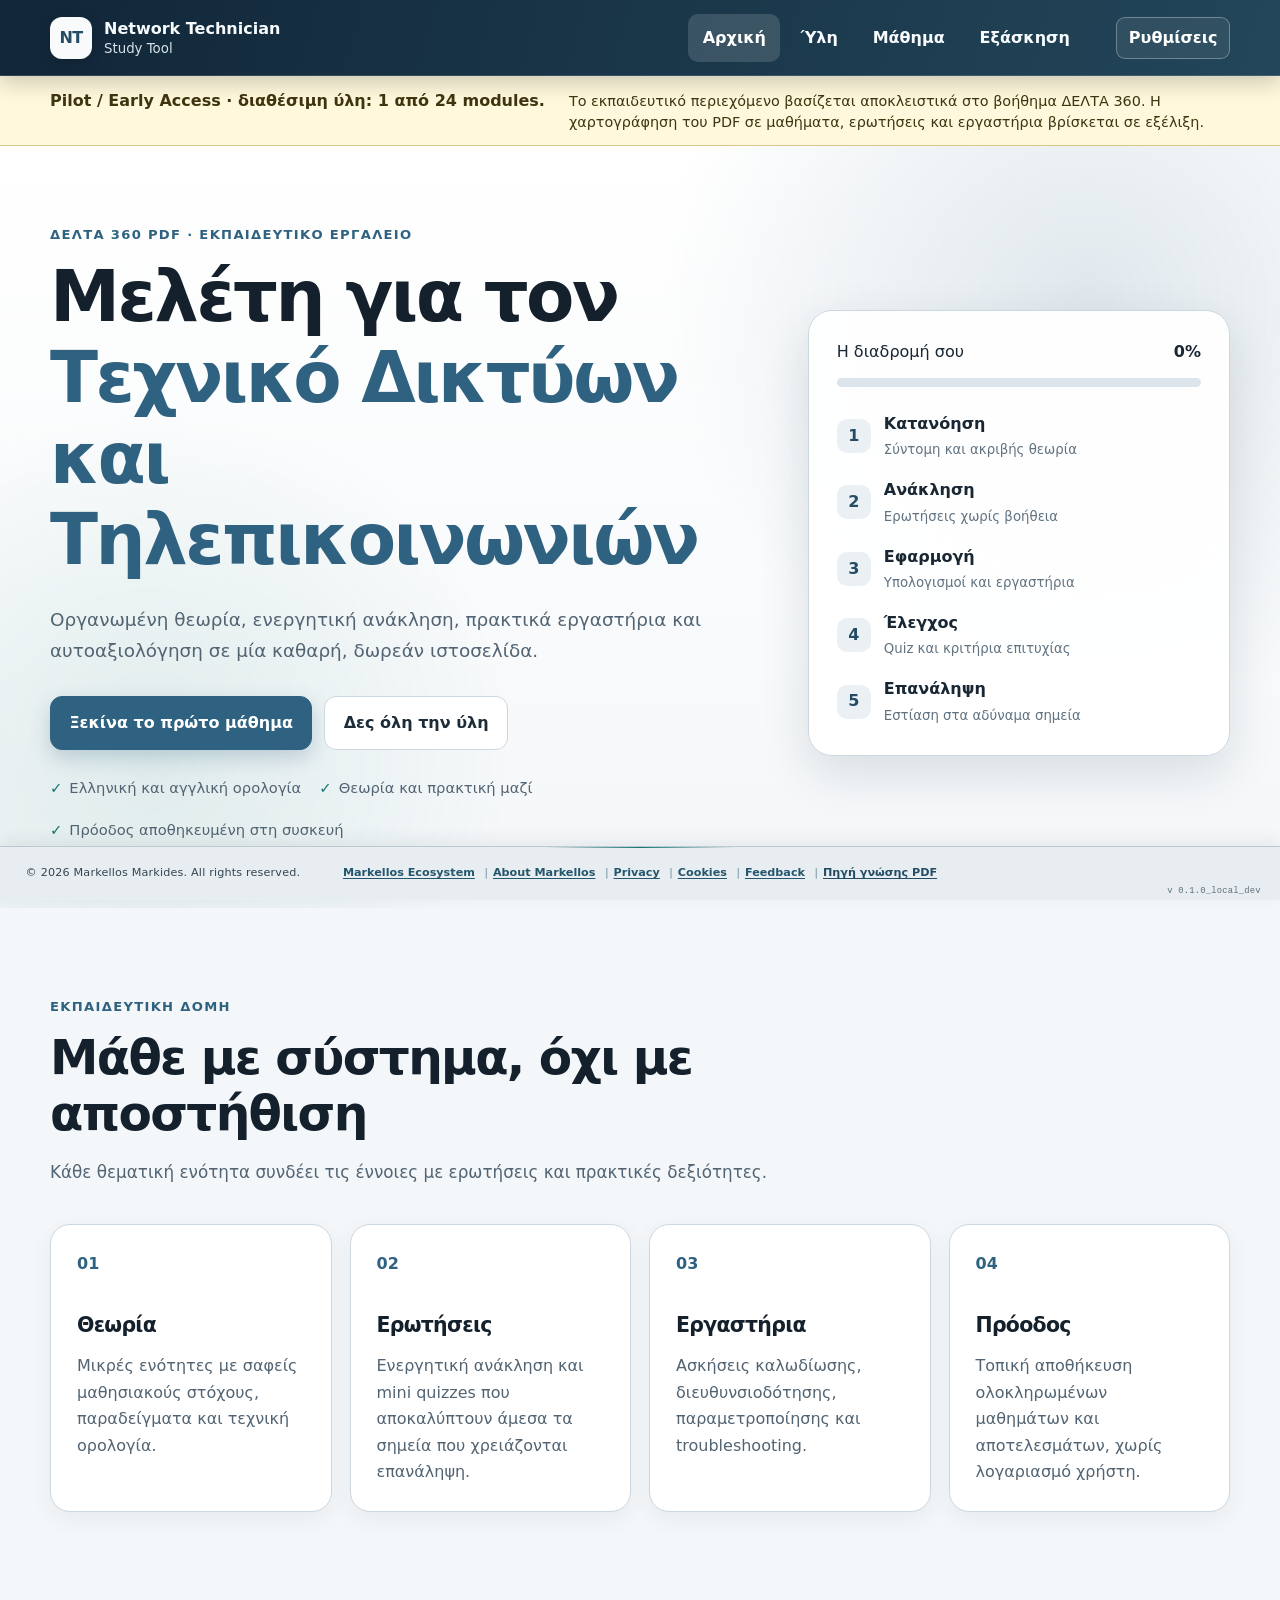
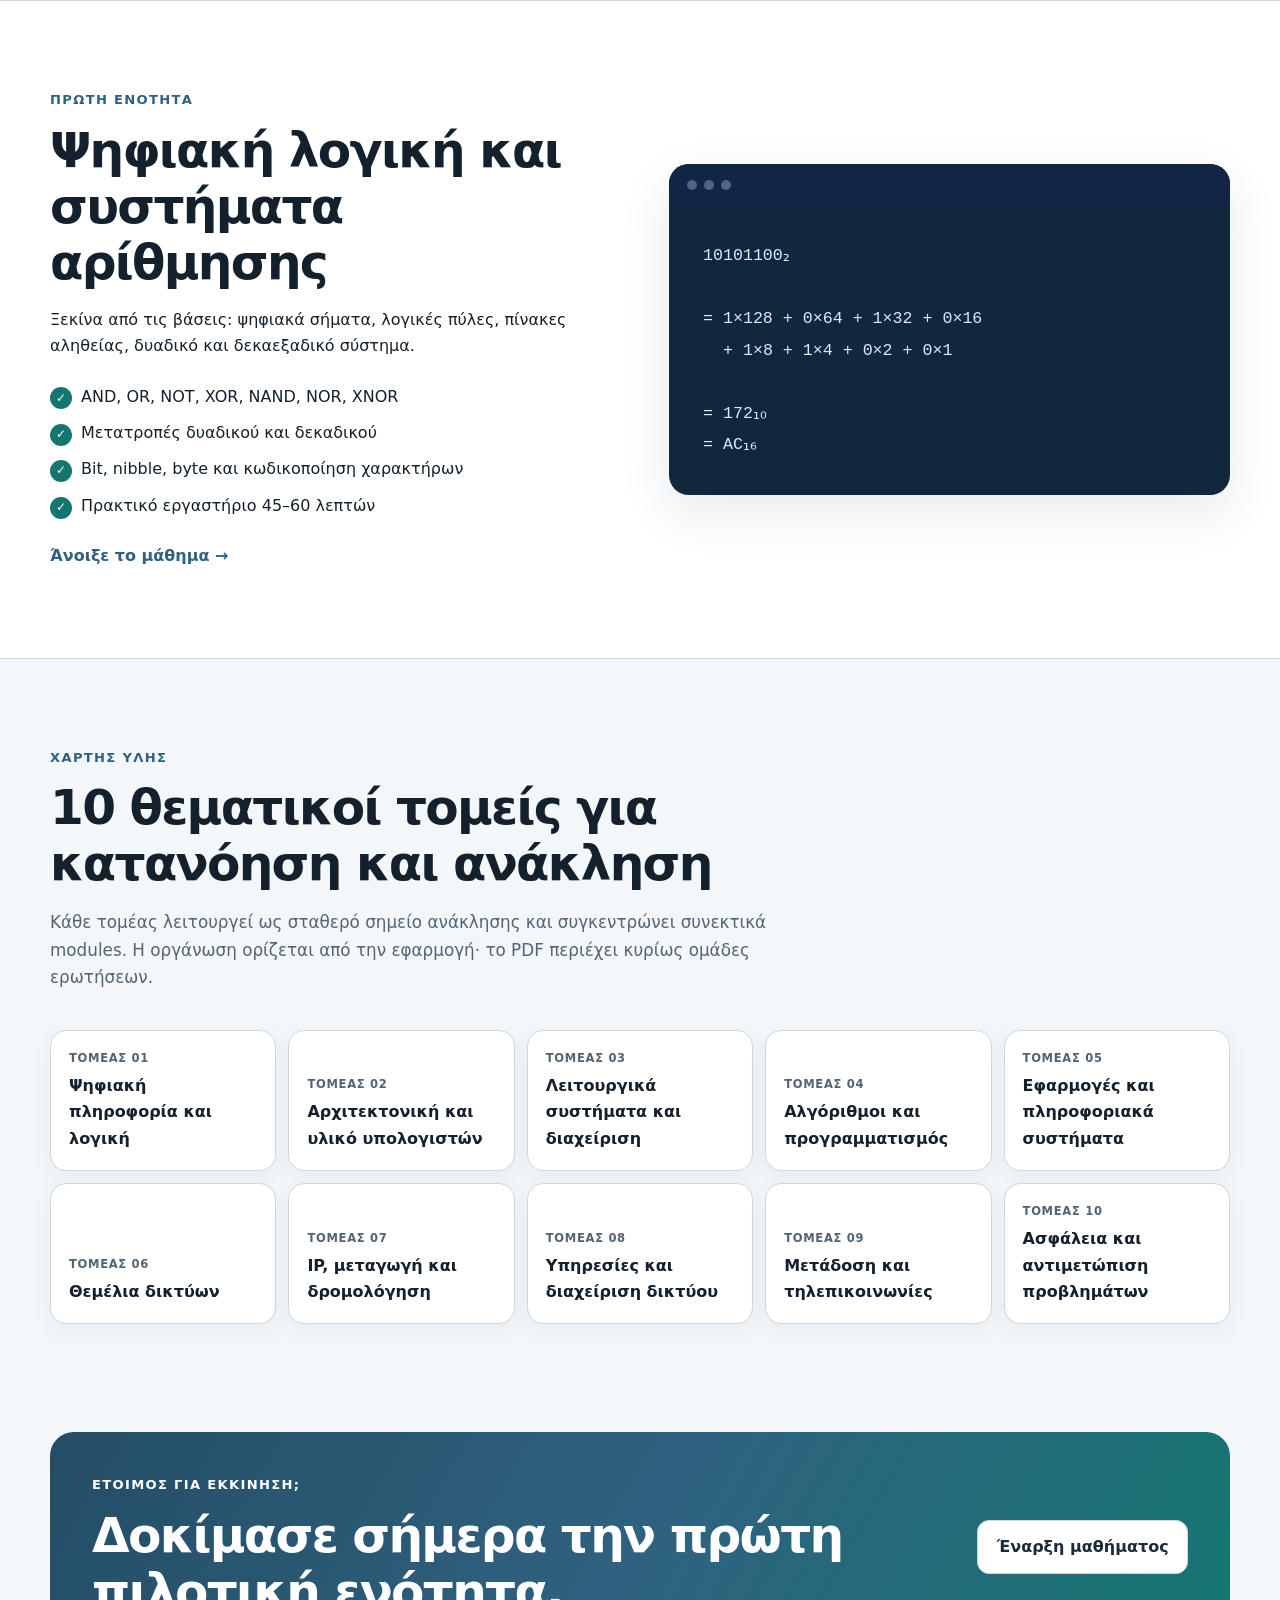
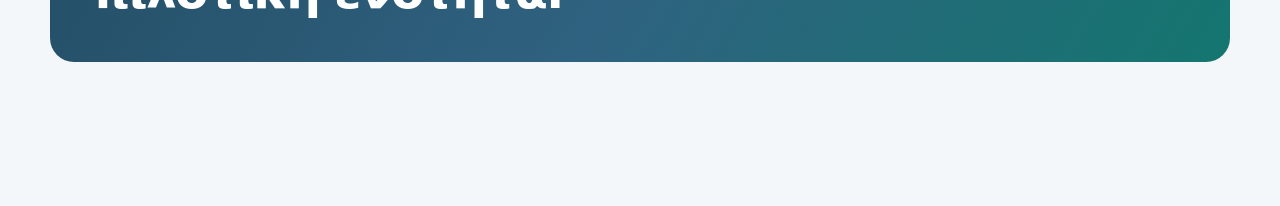
<file: index.html>
<!doctype html>
<html lang="el">
<head>
  <meta charset="utf-8">
  <meta name="viewport" content="width=device-width, initial-scale=1">
  <meta name="description" content="Δωρεάν εκπαιδευτικό εργαλείο μελέτης για Τεχνικούς Δικτύων και Τηλεπικοινωνιών, βασισμένο στο βοήθημα ΔΕΛΤΑ 360.">
  <meta name="theme-color" content="#0b5fff">
  <title>Network & Telecommunications Technology | Study Tool</title>
  <link rel="stylesheet" href="assets/styles.css">
  <link rel="stylesheet" href="assets/fixed-layout.css">
  <link rel="stylesheet" href="assets/interface-overrides.css">
  <script src="assets/curriculum-data.js" defer></script>
  <script src="assets/build-info.js" defer></script>
  <script src="assets/app.js" defer></script>
</head>
<body>
  <a class="skip-link" href="#main">Μετάβαση στο περιεχόμενο</a>

  <header class="site-header">
    <div class="container nav-wrap">
      <a class="brand" href="index.html" aria-label="Αρχική σελίδα">
        <span class="brand-mark" aria-hidden="true">NT</span>
        <span>
          <strong>Network Technician</strong>
          <small>Study Tool</small>
        </span>
      </a>
      <button class="nav-toggle" type="button" aria-expanded="false" aria-controls="main-nav">Μενού</button>
      <nav id="main-nav" class="main-nav" aria-label="Κύρια πλοήγηση">
        <a class="active" href="index.html">Αρχική</a>
        <a href="curriculum.html">Ύλη</a>
        <a href="lesson-digital-logic.html">Μάθημα</a>
        <a href="practice-binary.html">Εξάσκηση</a>
      </nav>
      <div class="header-controls">
        <button class="header-action settings-button" type="button" aria-haspopup="dialog" aria-controls="settings-dialog">Ρυθμίσεις</button>
      </div>
    </div>
  </header>

  <aside class="pilot-notice" aria-label="Κατάσταση Pilot / Early Access">
    <div class="container">
      <strong>Pilot / Early Access · διαθέσιμη ύλη: 1 από 24 modules.</strong>
      <p>Το εκπαιδευτικό περιεχόμενο βασίζεται αποκλειστικά στο βοήθημα ΔΕΛΤΑ 360. Η χαρτογράφηση του PDF σε μαθήματα, ερωτήσεις και εργαστήρια βρίσκεται σε εξέλιξη.</p>
    </div>
  </aside>

  <main id="main">
    <section class="hero">
      <div class="container hero-grid">
        <div>
          <p class="eyebrow">ΔΕΛΤΑ 360 PDF · Εκπαιδευτικό εργαλείο</p>
          <h1>Μελέτη για τον <span>Τεχνικό Δικτύων και Τηλεπικοινωνιών</span></h1>
          <p class="hero-copy">Οργανωμένη θεωρία, ενεργητική ανάκληση, πρακτικά εργαστήρια και αυτοαξιολόγηση σε μία καθαρή, δωρεάν ιστοσελίδα.</p>
          <div class="hero-actions">
            <a class="button primary" href="lesson-digital-logic.html">Ξεκίνα το πρώτο μάθημα</a>
            <a class="button secondary" href="curriculum.html">Δες όλη την ύλη</a>
          </div>
          <ul class="hero-points" aria-label="Κύρια χαρακτηριστικά">
            <li>Ελληνική και αγγλική ορολογία</li>
            <li>Θεωρία και πρακτική μαζί</li>
            <li>Πρόοδος αποθηκευμένη στη συσκευή</li>
          </ul>
        </div>

        <aside class="hero-panel" aria-label="Διαδρομή μελέτης">
          <div class="panel-head">
            <span>Η διαδρομή σου</span>
            <strong id="home-progress-label">0%</strong>
          </div>
          <div class="progress" role="progressbar" aria-label="Συνολική πρόοδος" aria-valuemin="0" aria-valuemax="100" aria-valuenow="0"><span id="home-progress-bar"></span></div>
          <ol class="learning-cycle">
            <li><span>1</span><div><strong>Κατανόηση</strong><small>Σύντομη και ακριβής θεωρία</small></div></li>
            <li><span>2</span><div><strong>Ανάκληση</strong><small>Ερωτήσεις χωρίς βοήθεια</small></div></li>
            <li><span>3</span><div><strong>Εφαρμογή</strong><small>Υπολογισμοί και εργαστήρια</small></div></li>
            <li><span>4</span><div><strong>Έλεγχος</strong><small>Quiz και κριτήρια επιτυχίας</small></div></li>
            <li><span>5</span><div><strong>Επανάληψη</strong><small>Εστίαση στα αδύναμα σημεία</small></div></li>
          </ol>
        </aside>
      </div>
    </section>

    <section class="section">
      <div class="container">
        <div class="section-heading">
          <p class="eyebrow">Εκπαιδευτική δομή</p>
          <h2>Μάθε με σύστημα, όχι με αποστήθιση</h2>
          <p>Κάθε θεματική ενότητα συνδέει τις έννοιες με ερωτήσεις και πρακτικές δεξιότητες.</p>
        </div>
        <div class="feature-grid">
          <article class="feature-card">
            <span class="feature-number">01</span>
            <h3>Θεωρία</h3>
            <p>Μικρές ενότητες με σαφείς μαθησιακούς στόχους, παραδείγματα και τεχνική ορολογία.</p>
          </article>
          <article class="feature-card">
            <span class="feature-number">02</span>
            <h3>Ερωτήσεις</h3>
            <p>Ενεργητική ανάκληση και mini quizzes που αποκαλύπτουν άμεσα τα σημεία που χρειάζονται επανάληψη.</p>
          </article>
          <article class="feature-card">
            <span class="feature-number">03</span>
            <h3>Εργαστήρια</h3>
            <p>Ασκήσεις καλωδίωσης, διευθυνσιοδότησης, παραμετροποίησης και troubleshooting.</p>
          </article>
          <article class="feature-card">
            <span class="feature-number">04</span>
            <h3>Πρόοδος</h3>
            <p>Τοπική αποθήκευση ολοκληρωμένων μαθημάτων και αποτελεσμάτων, χωρίς λογαριασμό χρήστη.</p>
          </article>
        </div>
      </div>
    </section>

    <section class="section section-muted">
      <div class="container split">
        <div>
          <p class="eyebrow">Πρώτη ενότητα</p>
          <h2>Ψηφιακή λογική και συστήματα αρίθμησης</h2>
          <p>Ξεκίνα από τις βάσεις: ψηφιακά σήματα, λογικές πύλες, πίνακες αληθείας, δυαδικό και δεκαεξαδικό σύστημα.</p>
          <ul class="check-list">
            <li>AND, OR, NOT, XOR, NAND, NOR, XNOR</li>
            <li>Μετατροπές δυαδικού και δεκαδικού</li>
            <li>Bit, nibble, byte και κωδικοποίηση χαρακτήρων</li>
            <li>Πρακτικό εργαστήριο 45–60 λεπτών</li>
          </ul>
          <a class="text-link" href="lesson-digital-logic.html">Άνοιξε το μάθημα →</a>
        </div>
        <div class="code-card" aria-label="Παράδειγμα δυαδικής μετατροπής">
          <div class="code-card-top"><span></span><span></span><span></span></div>
          <pre><code>10101100₂

= 1×128 + 0×64 + 1×32 + 0×16
  + 1×8 + 1×4 + 0×2 + 0×1

= 172₁₀
= AC₁₆</code></pre>
        </div>
      </div>
    </section>

    <section class="section">
      <div class="container">
        <div class="section-heading">
          <p class="eyebrow">Χάρτης ύλης</p>
          <h2>10 θεματικοί τομείς για κατανόηση και ανάκληση</h2>
          <p>Κάθε τομέας λειτουργεί ως σταθερό σημείο ανάκλησης και συγκεντρώνει συνεκτικά modules. Η οργάνωση ορίζεται από την εφαρμογή· το PDF περιέχει κυρίως ομάδες ερωτήσεων.</p>
        </div>
        <div class="topic-grid" data-home-domains>
          <p class="curriculum-message" role="status">Φόρτωση θεματικών τομέων…</p>
        </div>
      </div>
    </section>

    <section class="cta-section">
      <div class="container cta-card">
        <div>
          <p class="eyebrow">Έτοιμος για εκκίνηση;</p>
          <h2>Δοκίμασε σήμερα την πρώτη πιλοτική ενότητα.</h2>
        </div>
        <a class="button light" href="lesson-digital-logic.html">Έναρξη μαθήματος</a>
      </div>
    </section>
  </main>

  <footer class="site-footer">
    <p class="ecosystem-footer__copyright">© 2026 Markellos Markides. All rights reserved.</p>
    <nav class="ecosystem-footer__navigation" aria-label="Βοηθητικοί σύνδεσμοι">
      <a class="ecosystem-footer__link" href="https://markellosecosystem.com/" target="_blank" rel="noopener noreferrer">Markellos Ecosystem</a>
      <a class="ecosystem-footer__link" href="https://markellosecosystem.com/about/" target="_blank" rel="noopener noreferrer">About Markellos</a>
      <a class="ecosystem-footer__link" href="https://markellosecosystem.com/privacy/" target="_blank" rel="noopener noreferrer">Privacy</a>
      <a class="ecosystem-footer__link" href="https://markellosecosystem.com/cookies/" target="_blank" rel="noopener noreferrer">Cookies</a>
      <a class="ecosystem-footer__link" href="mailto:markellos.markides@gmail.com?subject=NTT%20Study%20Tool%20Feedback">Feedback</a>
      <a class="ecosystem-footer__link footer-pdf-button" href="https://www.iekdelta360.edu.gr/files/repository/eoppep/%CE%99%CE%95%CE%9A-%CE%94%CE%95%CE%9B%CE%A4%CE%91-360-technikos-diktion.pdf" target="_blank" rel="noopener noreferrer">Πηγή γνώσης PDF</a>
    </nav>
    <span class="ecosystem-footer__version" data-build-version>v 0.1.0_local_dev</span>
  </footer>

  <dialog id="settings-dialog" class="settings-dialog" aria-labelledby="settings-title" aria-describedby="settings-intro">
    <header class="settings-dialog__header">
      <div>
        <h2 id="settings-title">Ρυθμίσεις εμφάνισης</h2>
        <p id="settings-intro">Προσάρμοσε την ανάγνωση και τη διάταξη του εκπαιδευτικού εργαλείου.</p>
      </div>
      <button class="settings-close" type="button" data-dialog-close aria-label="Κλείσιμο ρυθμίσεων">×</button>
    </header>
    <form class="settings-form" method="dialog">
      <div class="settings-fields">
        <label class="settings-row" for="setting-theme"><span class="settings-row__label"><strong>Θέμα</strong><small>Αυτόματο, φωτεινό ή σκοτεινό.</small></span><select id="setting-theme" name="theme" data-setting="theme"><option value="system">Σύστημα</option><option value="light">Φωτεινό</option><option value="dark">Σκοτεινό</option></select></label>
        <label class="settings-row" for="setting-accent"><span class="settings-row__label"><strong>Χρώμα έμφασης</strong><small>Κύρια χρωματική ταυτότητα.</small></span><select id="setting-accent" name="accent" data-setting="accent"><option value="steel">Steel</option><option value="teal">Teal</option><option value="blue">Blue</option><option value="indigo">Indigo</option><option value="green">Green</option></select></label>
        <label class="settings-row" for="setting-font"><span class="settings-row__label"><strong>Γραμματοσειρά</strong><small>Τύπος γραμματοσειράς ανάγνωσης.</small></span><select id="setting-font" name="font" data-setting="font"><option value="sans">Sans serif</option><option value="serif">Serif</option><option value="system">System UI</option><option value="mono">Monospace</option></select></label>
        <label class="settings-row" for="setting-text-size"><span class="settings-row__label"><strong>Μέγεθος κειμένου</strong><small>Γενική κλίμακα γραμματοσειράς.</small></span><select id="setting-text-size" name="textSize" data-setting="textSize"><option value="small">Μικρό</option><option value="default">Κανονικό</option><option value="large">Μεγάλο</option><option value="xlarge">Πολύ μεγάλο</option></select></label>
        <label class="settings-row" for="setting-content-width"><span class="settings-row__label"><strong>Πλάτος περιεχομένου</strong><small>Στενό για ανάγνωση ή ευρύ για πίνακες.</small></span><select id="setting-content-width" name="contentWidth" data-setting="contentWidth"><option value="narrow">Στενό</option><option value="standard">Κανονικό</option><option value="wide">Ευρύ</option></select></label>
        <label class="settings-row" for="setting-spacing"><span class="settings-row__label"><strong>Πυκνότητα διάταξης</strong><small>Από συμπαγή έως πιο άνετη.</small></span><select id="setting-spacing" name="spacing" data-setting="spacing"><option value="compact">Συμπαγής</option><option value="comfortable">Άνετη</option><option value="spacious">Ευρύχωρη</option></select></label>
        <label class="settings-row" for="setting-contrast"><span class="settings-row__label"><strong>Αντίθεση</strong><small>Ενισχυμένη αντίθεση για καλύτερη ανάγνωση.</small></span><select id="setting-contrast" name="contrast" data-setting="contrast"><option value="standard">Κανονική</option><option value="high">Υψηλή</option></select></label>
        <label class="settings-row" for="setting-motion"><span class="settings-row__label"><strong>Κίνηση</strong><small>Περιορισμός animations και ομαλής κύλισης.</small></span><select id="setting-motion" name="motion" data-setting="motion"><option value="standard">Κανονική</option><option value="reduced">Μειωμένη</option></select></label>
        <label class="settings-row" for="setting-sidebar"><span class="settings-row__label"><strong>Πλευρική πλοήγηση</strong><small>Έλεγχος εμφάνισης στα μαθήματα.</small></span><select id="setting-sidebar" name="sidebar" data-setting="sidebar"><option value="auto">Αυτόματα</option><option value="show">Πάντα ορατή</option><option value="hide">Κρυφή</option></select></label>
      </div>
      <div class="settings-data-actions"><button class="settings-clear-progress" type="button" data-clear-progress>Διαγραφή αποθηκευμένης προόδου</button></div>
      <div class="settings-actions"><button class="settings-reset" type="button" data-settings-reset>Επαναφορά</button><button class="settings-save" type="submit">Αποθήκευση</button></div>
    </form>
  </dialog>
</body>
</html>
</file>
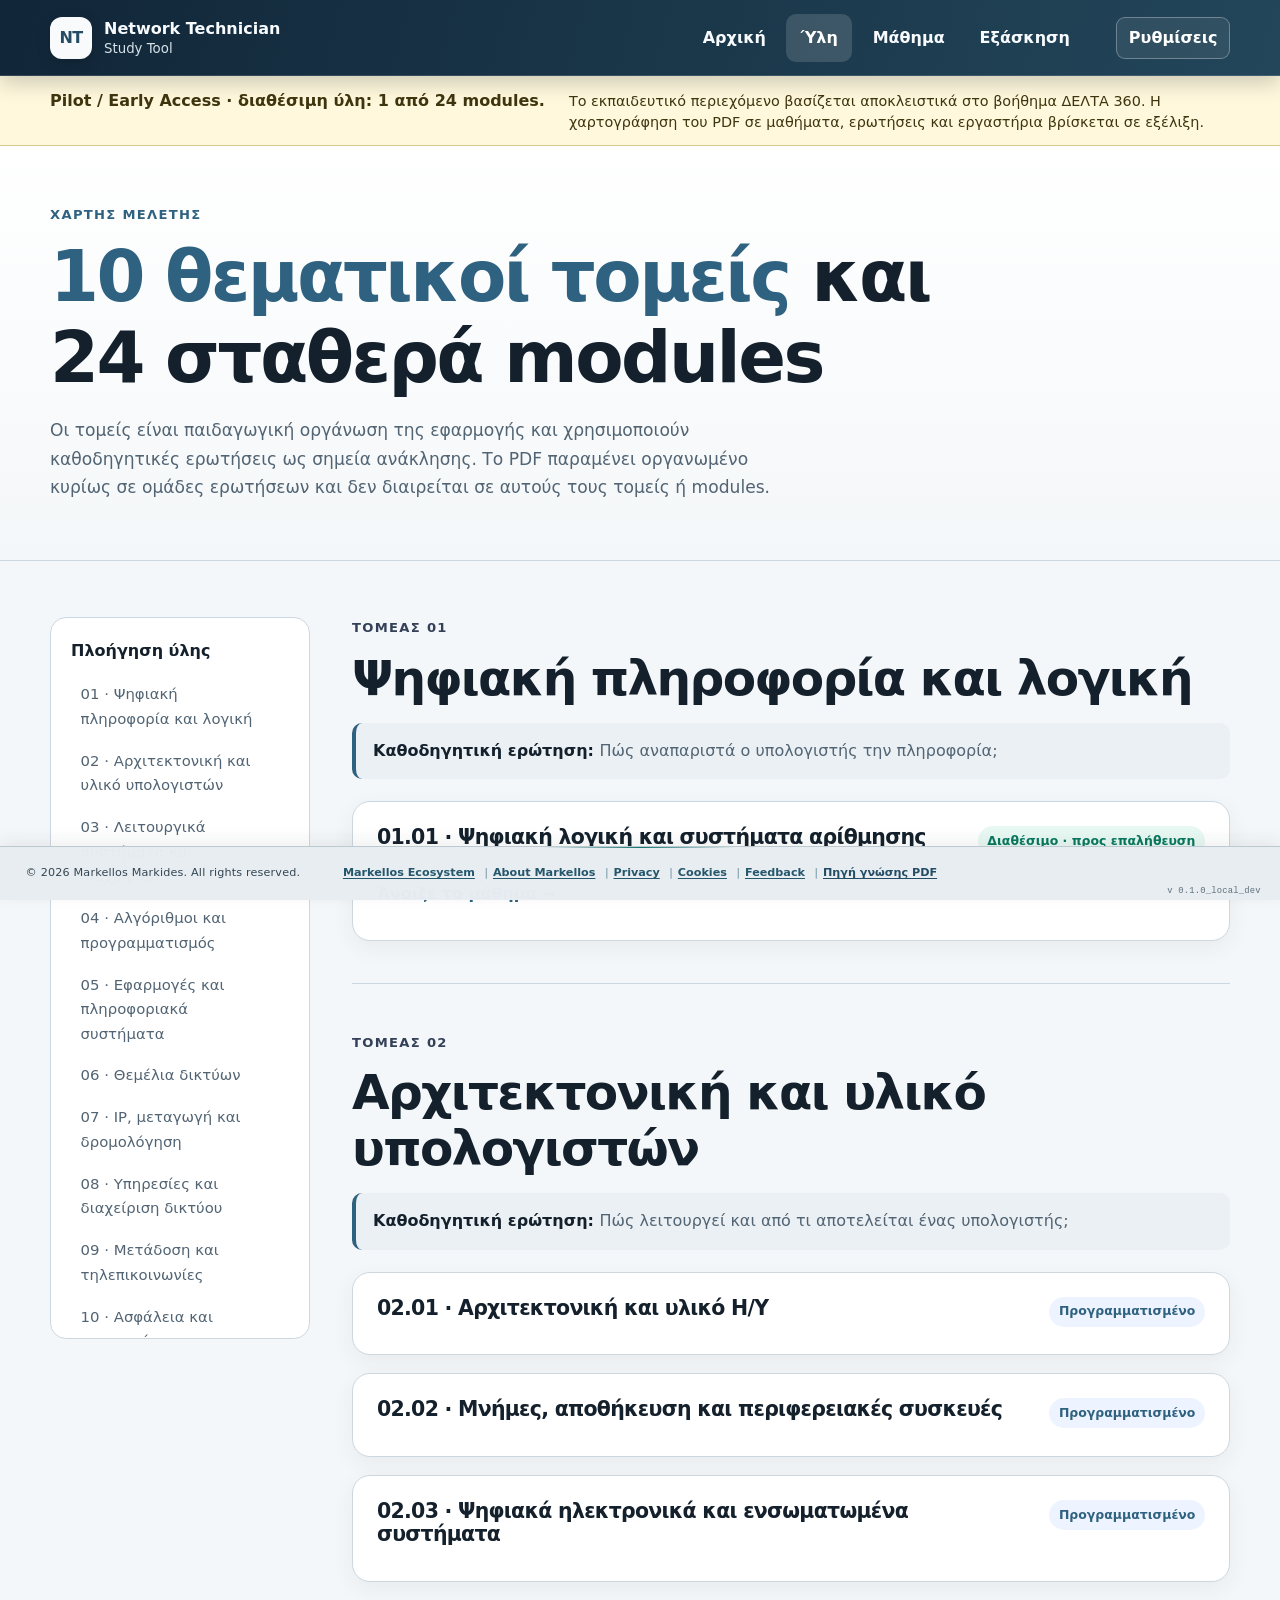
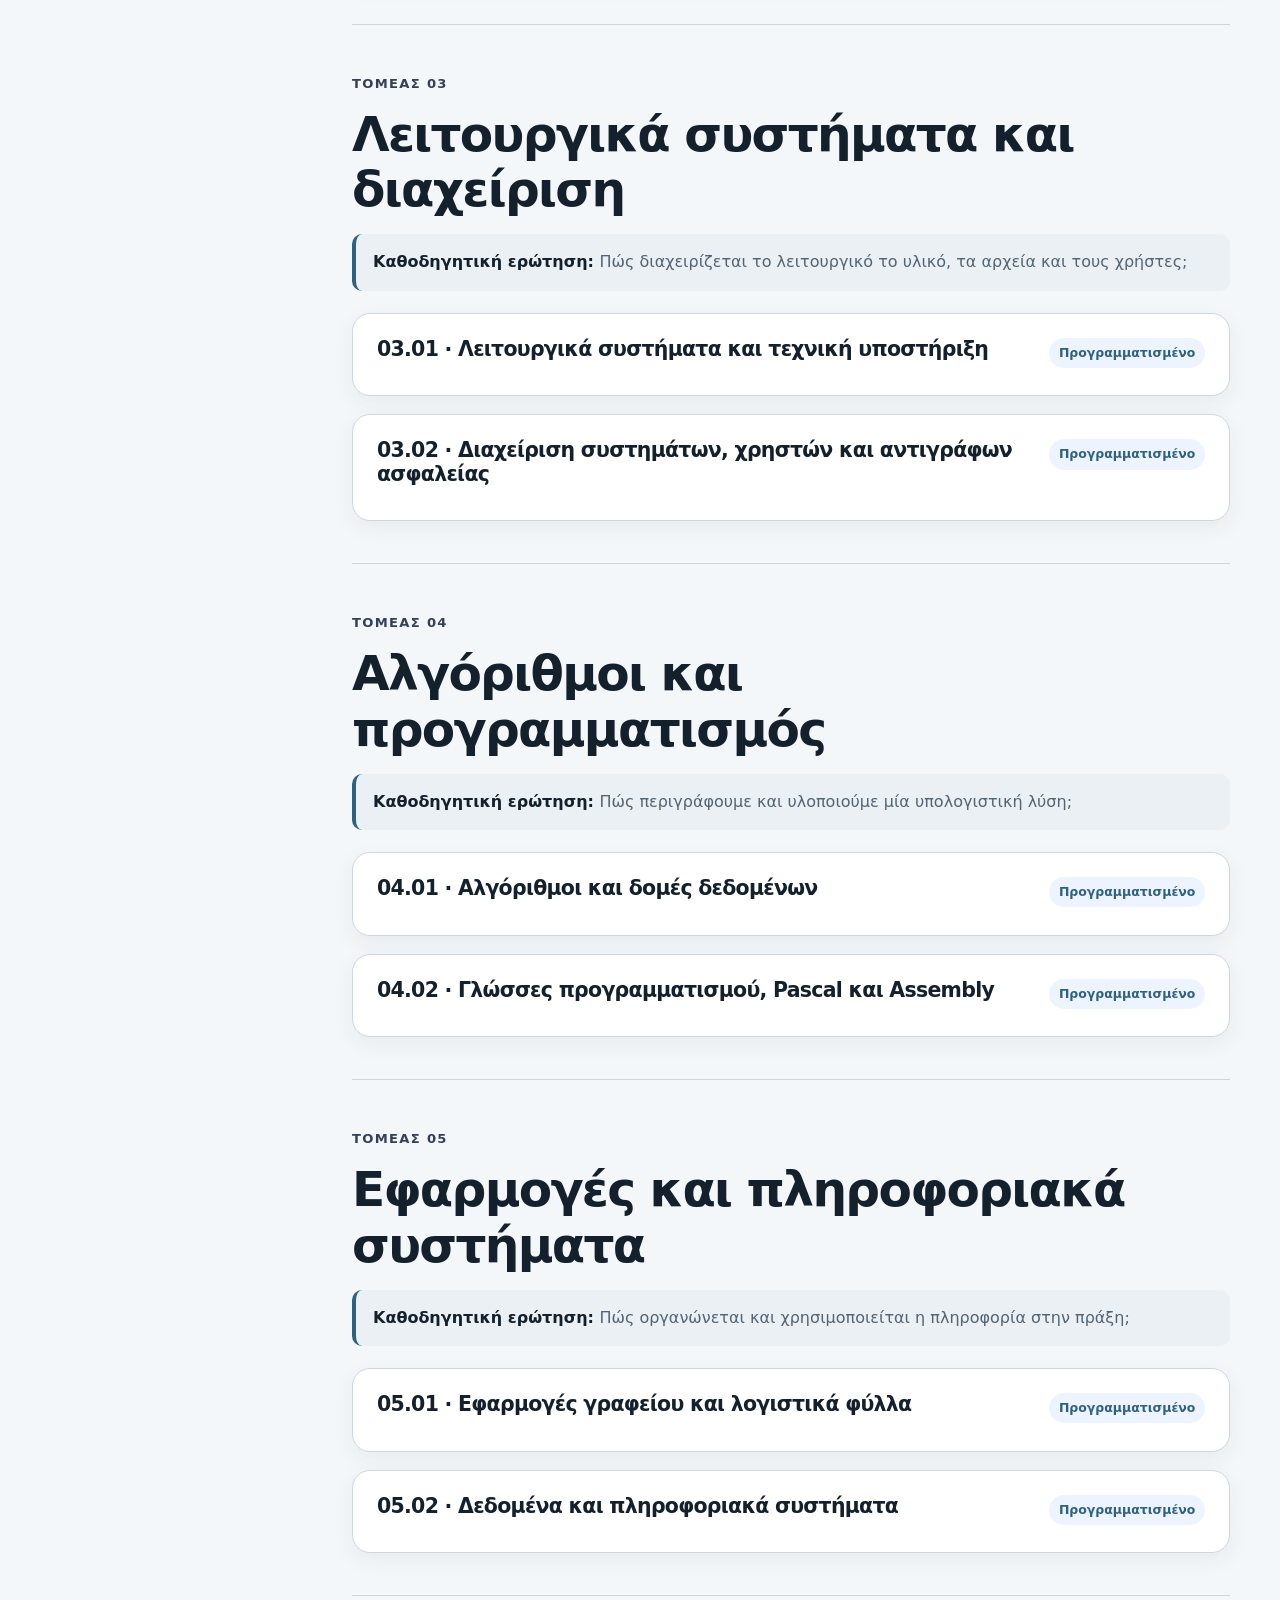
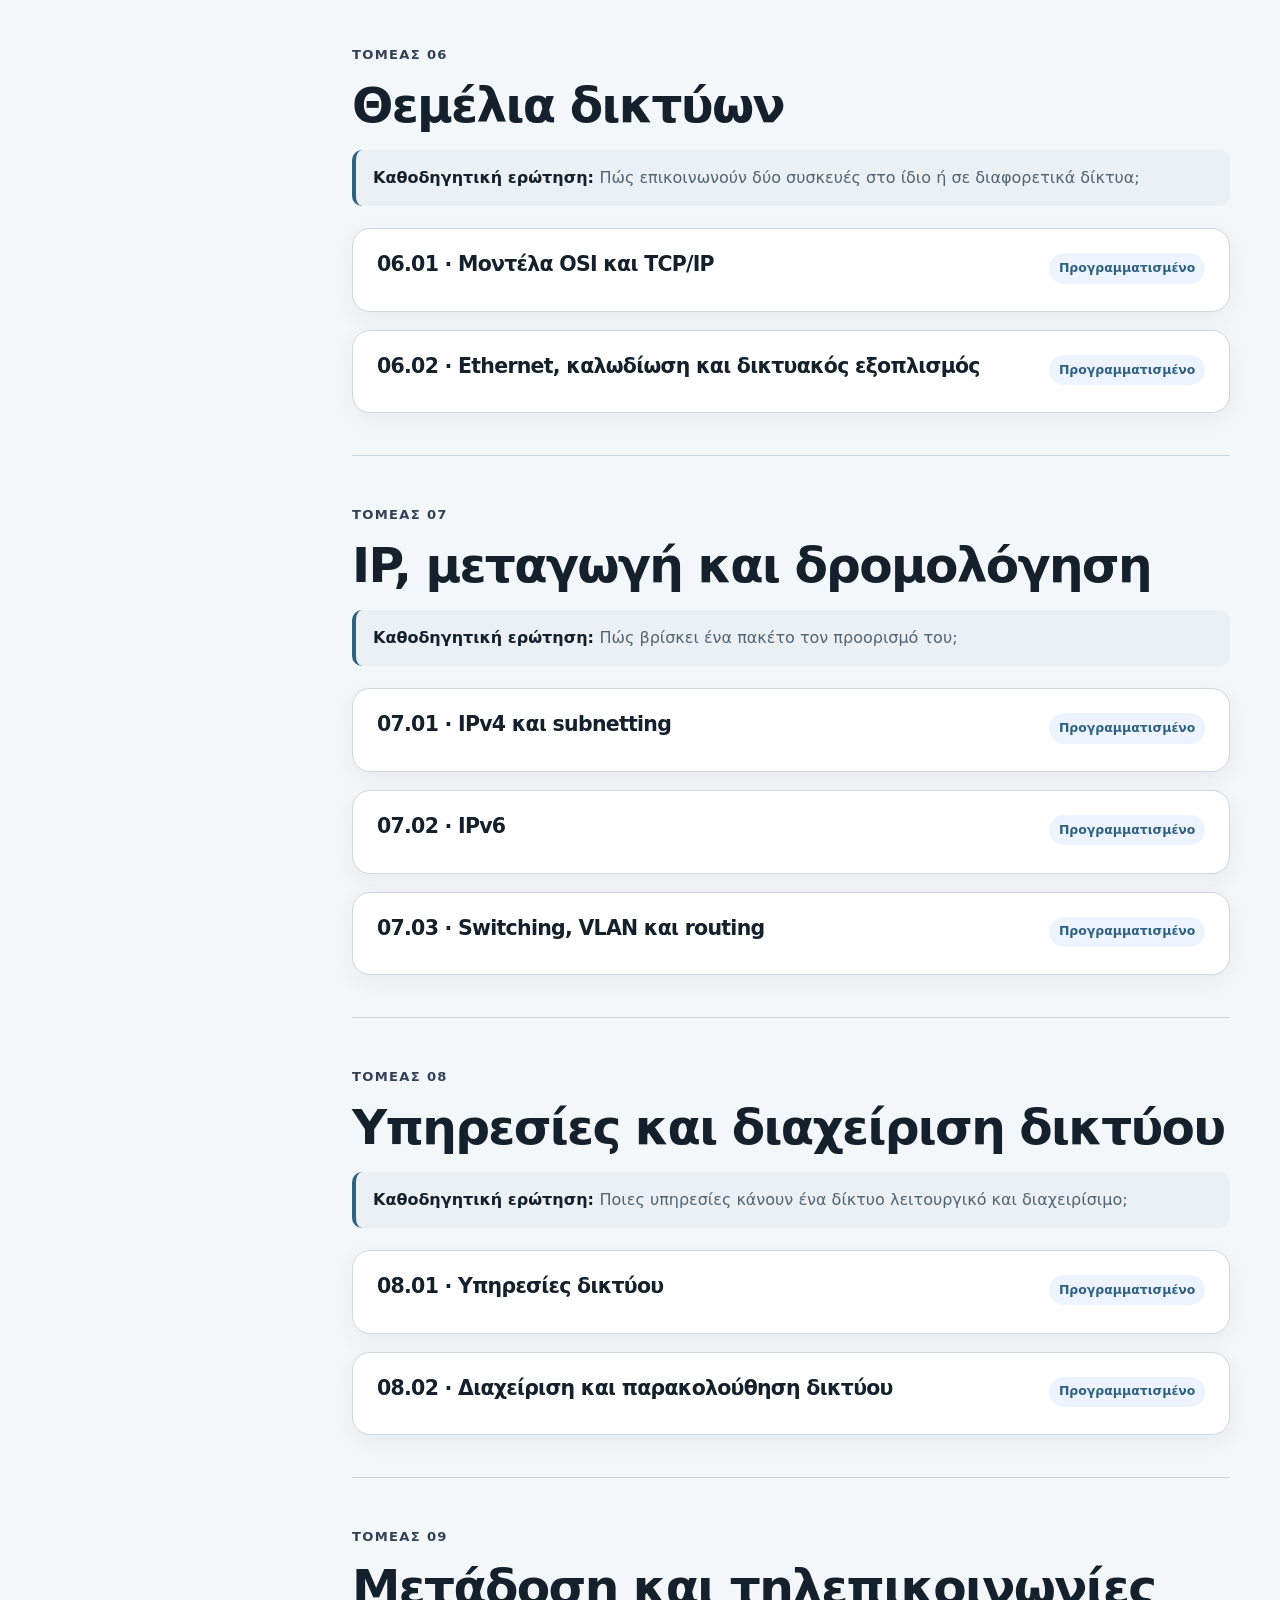
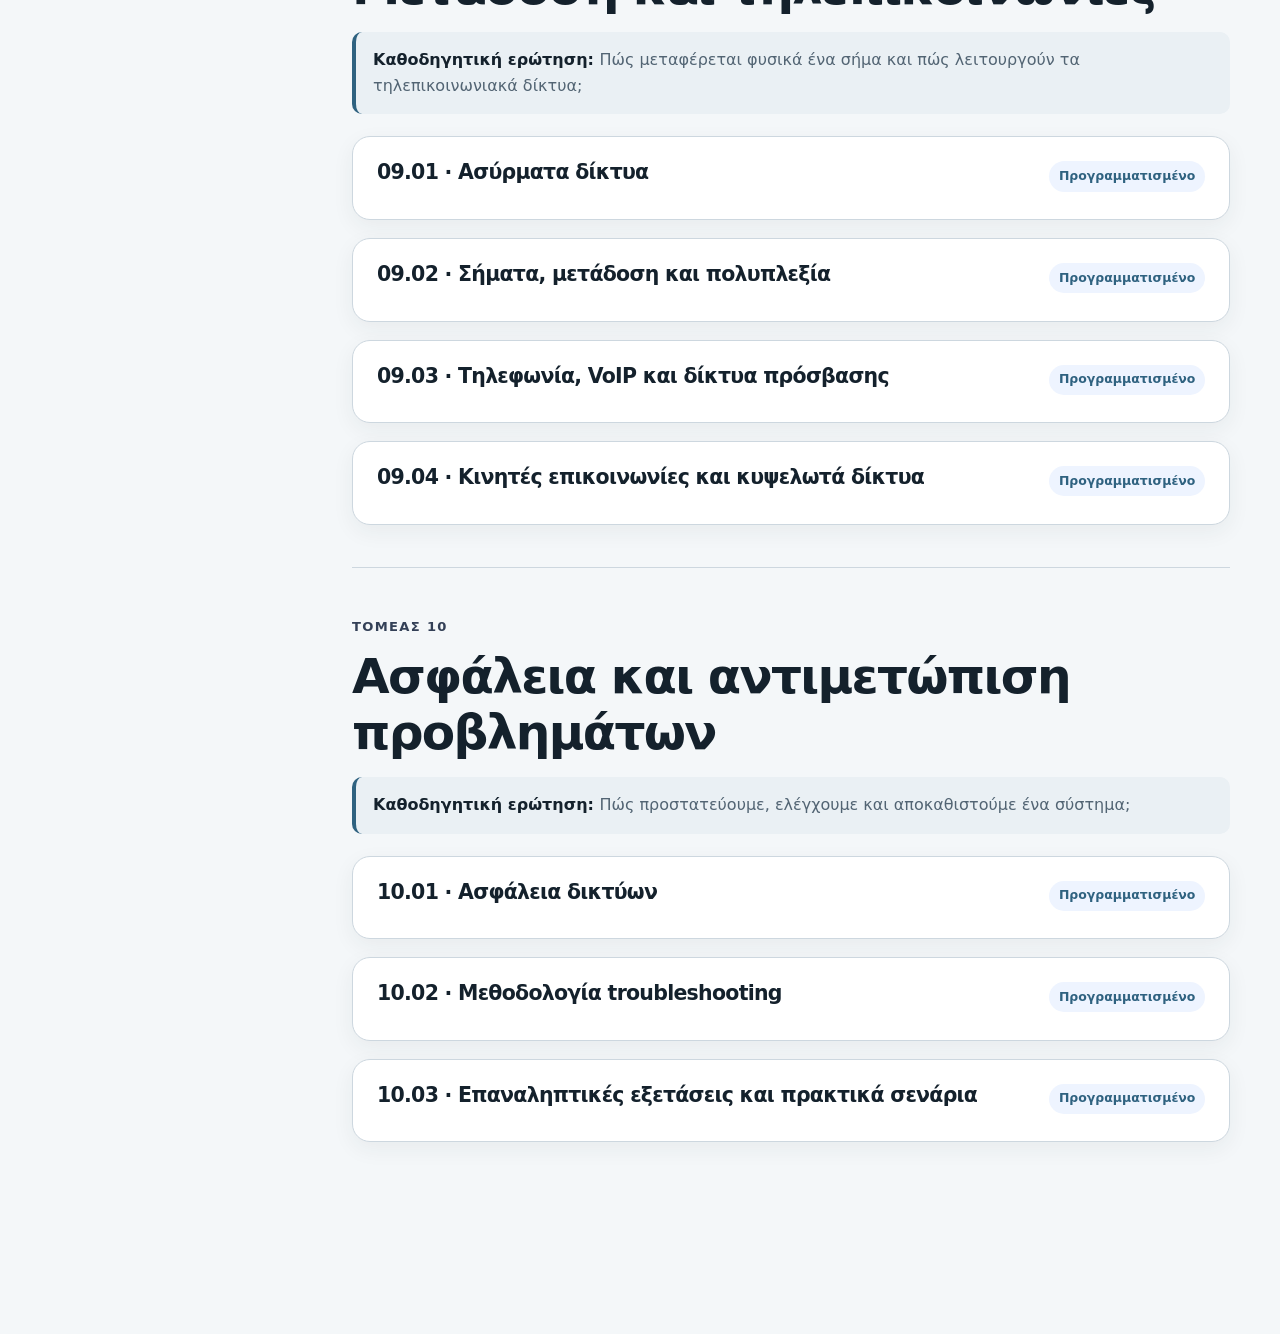
<file: curriculum.html>
<!doctype html>
<html lang="el">
<head>
  <meta charset="utf-8">
  <meta name="viewport" content="width=device-width, initial-scale=1">
  <meta name="description" content="Χάρτης μελέτης για Τεχνικούς Δικτύων και Τηλεπικοινωνιών, βασισμένος στο βοήθημα ΔΕΛΤΑ 360.">
  <title>Χάρτης Ύλης | Network Technician Study Tool</title>
  <link rel="stylesheet" href="assets/styles.css">
  <link rel="stylesheet" href="assets/fixed-layout.css">
  <link rel="stylesheet" href="assets/interface-overrides.css">
  <script src="assets/curriculum-data.js" defer></script>
  <script src="assets/build-info.js" defer></script>
  <script src="assets/app.js" defer></script>
</head>
<body>
  <a class="skip-link" href="#main">Μετάβαση στο περιεχόμενο</a>
  <header class="site-header">
    <div class="container nav-wrap">
      <a class="brand" href="index.html"><span class="brand-mark">NT</span><span><strong>Network Technician</strong><small>Study Tool</small></span></a>
      <button class="nav-toggle" type="button" aria-expanded="false" aria-controls="main-nav">Μενού</button>
      <nav id="main-nav" class="main-nav" aria-label="Κύρια πλοήγηση">
        <a href="index.html">Αρχική</a><a class="active" href="curriculum.html">Ύλη</a><a href="lesson-digital-logic.html">Μάθημα</a><a href="practice-binary.html">Εξάσκηση</a>
      </nav>
      <div class="header-controls">
        <button class="header-action settings-button" type="button" aria-haspopup="dialog" aria-controls="settings-dialog">Ρυθμίσεις</button>
      </div>
    </div>
  </header>

  <aside class="pilot-notice" aria-label="Κατάσταση Pilot / Early Access">
    <div class="container">
      <strong>Pilot / Early Access · διαθέσιμη ύλη: 1 από 24 modules.</strong>
      <p>Το εκπαιδευτικό περιεχόμενο βασίζεται αποκλειστικά στο βοήθημα ΔΕΛΤΑ 360. Η χαρτογράφηση του PDF σε μαθήματα, ερωτήσεις και εργαστήρια βρίσκεται σε εξέλιξη.</p>
    </div>
  </aside>

  <main id="main">
    <section class="page-hero">
      <div class="container">
        <p class="eyebrow">Χάρτης μελέτης</p>
        <h1><span>10 θεματικοί τομείς</span> και 24 σταθερά modules</h1>
        <p>Οι τομείς είναι παιδαγωγική οργάνωση της εφαρμογής και χρησιμοποιούν καθοδηγητικές ερωτήσεις ως σημεία ανάκλησης. Το PDF παραμένει οργανωμένο κυρίως σε ομάδες ερωτήσεων και δεν διαιρείται σε αυτούς τους τομείς ή modules.</p>
      </div>
    </section>

    <div class="container content-layout">
      <aside class="sidebar">
        <strong>Πλοήγηση ύλης</strong>
        <nav class="curriculum-domain-nav" data-domain-navigation aria-label="Θεματικοί τομείς">
          <p class="curriculum-message" role="status">Φόρτωση θεματικών τομέων…</p>
        </nav>
        <hr>
        <strong>Συνολική πρόοδος: <span data-progress-label>0%</span></strong>
        <div class="progress" role="progressbar" aria-label="Συνολική πρόοδος" aria-valuemin="0" aria-valuemax="100" aria-valuenow="0"><span data-progress-bar></span></div>
      </aside>

      <article class="lesson curriculum-domains" data-curriculum-domains>
        <p class="curriculum-message" role="status">Φόρτωση curriculum…</p>
      </article>
    </div>
  </main>

  <footer class="site-footer">
    <p class="ecosystem-footer__copyright">© 2026 Markellos Markides. All rights reserved.</p>
    <nav class="ecosystem-footer__navigation" aria-label="Βοηθητικοί σύνδεσμοι">
      <a class="ecosystem-footer__link" href="https://markellosecosystem.com/" target="_blank" rel="noopener noreferrer">Markellos Ecosystem</a>
      <a class="ecosystem-footer__link" href="https://markellosecosystem.com/about/" target="_blank" rel="noopener noreferrer">About Markellos</a>
      <a class="ecosystem-footer__link" href="https://markellosecosystem.com/privacy/" target="_blank" rel="noopener noreferrer">Privacy</a>
      <a class="ecosystem-footer__link" href="https://markellosecosystem.com/cookies/" target="_blank" rel="noopener noreferrer">Cookies</a>
      <a class="ecosystem-footer__link" href="mailto:markellos.markides@gmail.com?subject=NTT%20Study%20Tool%20Feedback">Feedback</a>
      <a class="ecosystem-footer__link footer-pdf-button" href="https://www.iekdelta360.edu.gr/files/repository/eoppep/%CE%99%CE%95%CE%9A-%CE%94%CE%95%CE%9B%CE%A4%CE%91-360-technikos-diktion.pdf" target="_blank" rel="noopener noreferrer">Πηγή γνώσης PDF</a>
    </nav>
    <span class="ecosystem-footer__version" data-build-version>v 0.1.0_local_dev</span>
  </footer>

  <dialog id="settings-dialog" class="settings-dialog" aria-labelledby="settings-title" aria-describedby="settings-intro">
    <header class="settings-dialog__header">
      <div>
        <h2 id="settings-title">Ρυθμίσεις εμφάνισης</h2>
        <p id="settings-intro">Προσάρμοσε την ανάγνωση και τη διάταξη του εκπαιδευτικού εργαλείου.</p>
      </div>
      <button class="settings-close" type="button" data-dialog-close aria-label="Κλείσιμο ρυθμίσεων">×</button>
    </header>
    <form class="settings-form" method="dialog">
      <div class="settings-fields">
        <label class="settings-row" for="setting-theme"><span class="settings-row__label"><strong>Θέμα</strong><small>Αυτόματο, φωτεινό ή σκοτεινό.</small></span><select id="setting-theme" name="theme" data-setting="theme"><option value="system">Σύστημα</option><option value="light">Φωτεινό</option><option value="dark">Σκοτεινό</option></select></label>
        <label class="settings-row" for="setting-accent"><span class="settings-row__label"><strong>Χρώμα έμφασης</strong><small>Κύρια χρωματική ταυτότητα.</small></span><select id="setting-accent" name="accent" data-setting="accent"><option value="steel">Steel</option><option value="teal">Teal</option><option value="blue">Blue</option><option value="indigo">Indigo</option><option value="green">Green</option></select></label>
        <label class="settings-row" for="setting-font"><span class="settings-row__label"><strong>Γραμματοσειρά</strong><small>Τύπος γραμματοσειράς ανάγνωσης.</small></span><select id="setting-font" name="font" data-setting="font"><option value="sans">Sans serif</option><option value="serif">Serif</option><option value="system">System UI</option><option value="mono">Monospace</option></select></label>
        <label class="settings-row" for="setting-text-size"><span class="settings-row__label"><strong>Μέγεθος κειμένου</strong><small>Γενική κλίμακα γραμματοσειράς.</small></span><select id="setting-text-size" name="textSize" data-setting="textSize"><option value="small">Μικρό</option><option value="default">Κανονικό</option><option value="large">Μεγάλο</option><option value="xlarge">Πολύ μεγάλο</option></select></label>
        <label class="settings-row" for="setting-content-width"><span class="settings-row__label"><strong>Πλάτος περιεχομένου</strong><small>Στενό για ανάγνωση ή ευρύ για πίνακες.</small></span><select id="setting-content-width" name="contentWidth" data-setting="contentWidth"><option value="narrow">Στενό</option><option value="standard">Κανονικό</option><option value="wide">Ευρύ</option></select></label>
        <label class="settings-row" for="setting-spacing"><span class="settings-row__label"><strong>Πυκνότητα διάταξης</strong><small>Από συμπαγή έως πιο άνετη.</small></span><select id="setting-spacing" name="spacing" data-setting="spacing"><option value="compact">Συμπαγής</option><option value="comfortable">Άνετη</option><option value="spacious">Ευρύχωρη</option></select></label>
        <label class="settings-row" for="setting-contrast"><span class="settings-row__label"><strong>Αντίθεση</strong><small>Ενισχυμένη αντίθεση για καλύτερη ανάγνωση.</small></span><select id="setting-contrast" name="contrast" data-setting="contrast"><option value="standard">Κανονική</option><option value="high">Υψηλή</option></select></label>
        <label class="settings-row" for="setting-motion"><span class="settings-row__label"><strong>Κίνηση</strong><small>Περιορισμός animations και ομαλής κύλισης.</small></span><select id="setting-motion" name="motion" data-setting="motion"><option value="standard">Κανονική</option><option value="reduced">Μειωμένη</option></select></label>
        <label class="settings-row" for="setting-sidebar"><span class="settings-row__label"><strong>Πλευρική πλοήγηση</strong><small>Έλεγχος εμφάνισης στα μαθήματα.</small></span><select id="setting-sidebar" name="sidebar" data-setting="sidebar"><option value="auto">Αυτόματα</option><option value="show">Πάντα ορατή</option><option value="hide">Κρυφή</option></select></label>
      </div>
      <div class="settings-data-actions"><button class="settings-clear-progress" type="button" data-clear-progress>Διαγραφή αποθηκευμένης προόδου</button></div>
      <div class="settings-actions"><button class="settings-reset" type="button" data-settings-reset>Επαναφορά</button><button class="settings-save" type="submit">Αποθήκευση</button></div>
    </form>
  </dialog>
</body>
</html>
</file>
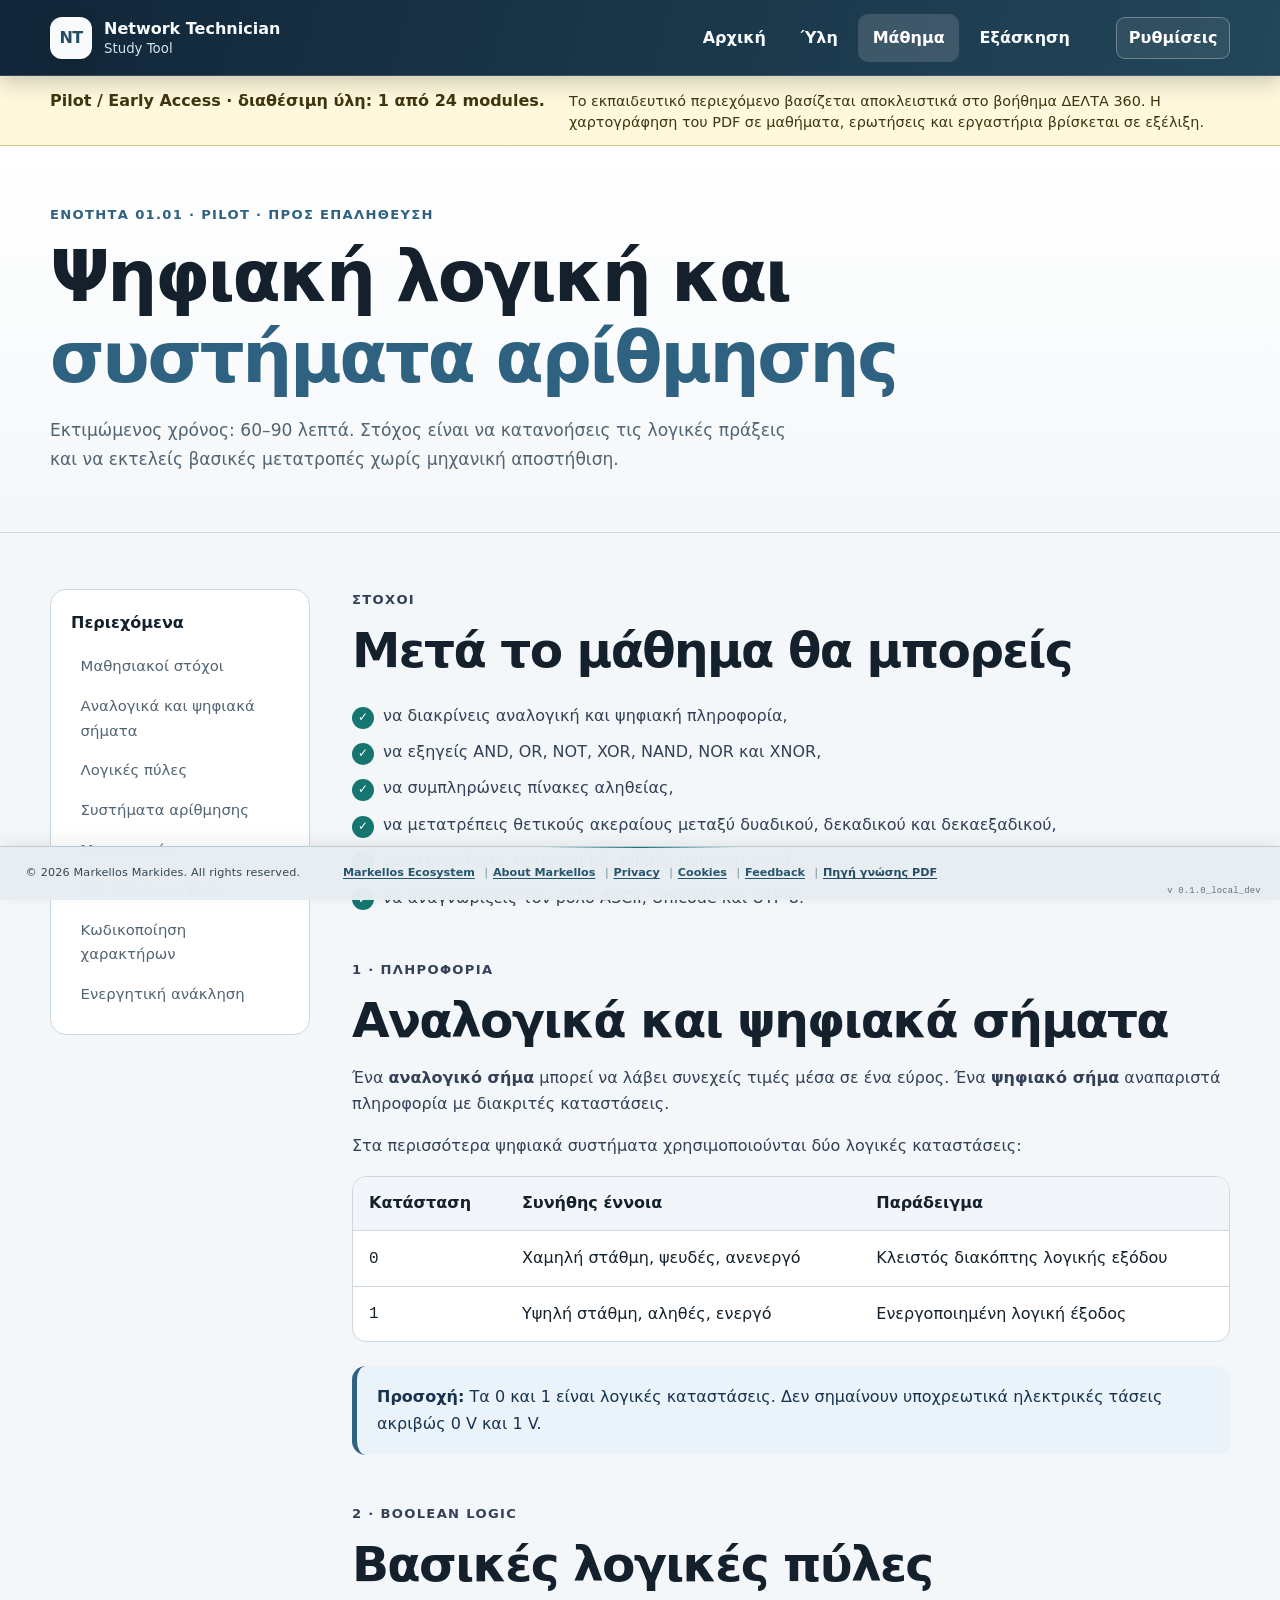
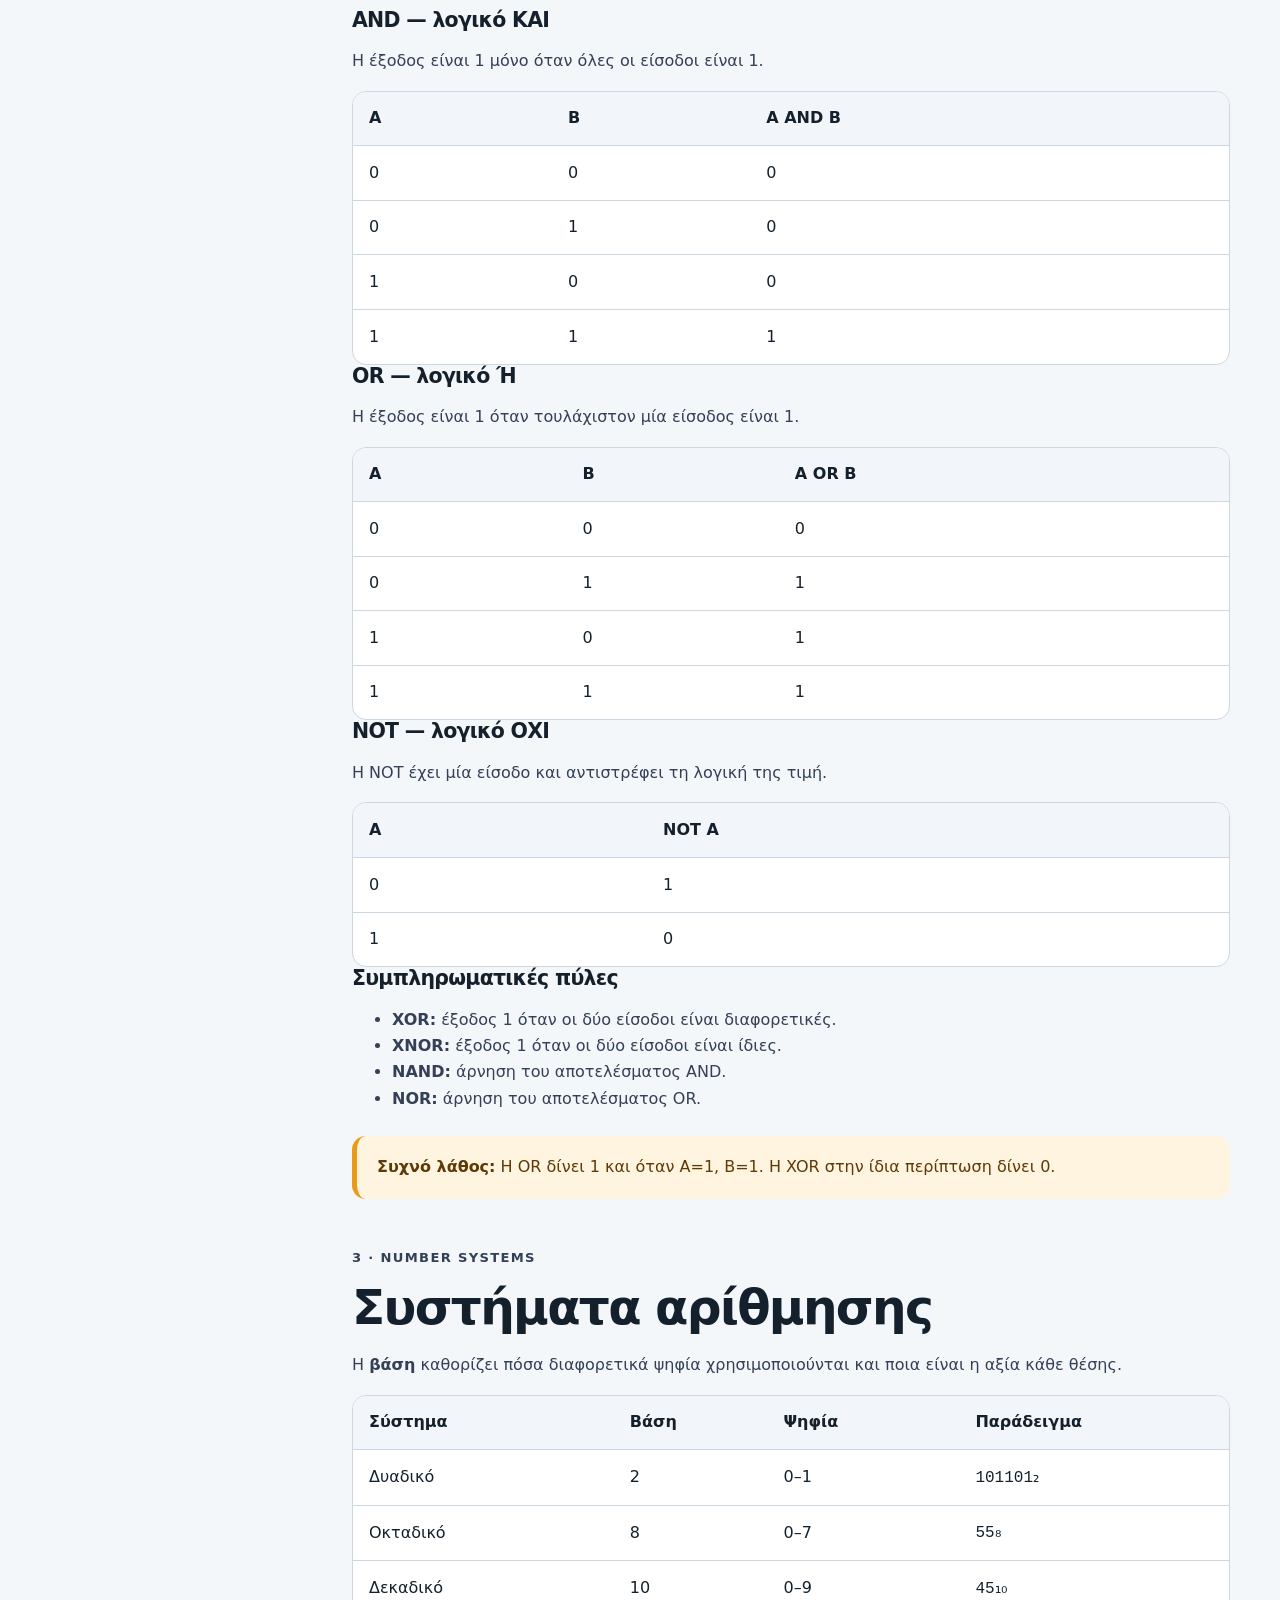
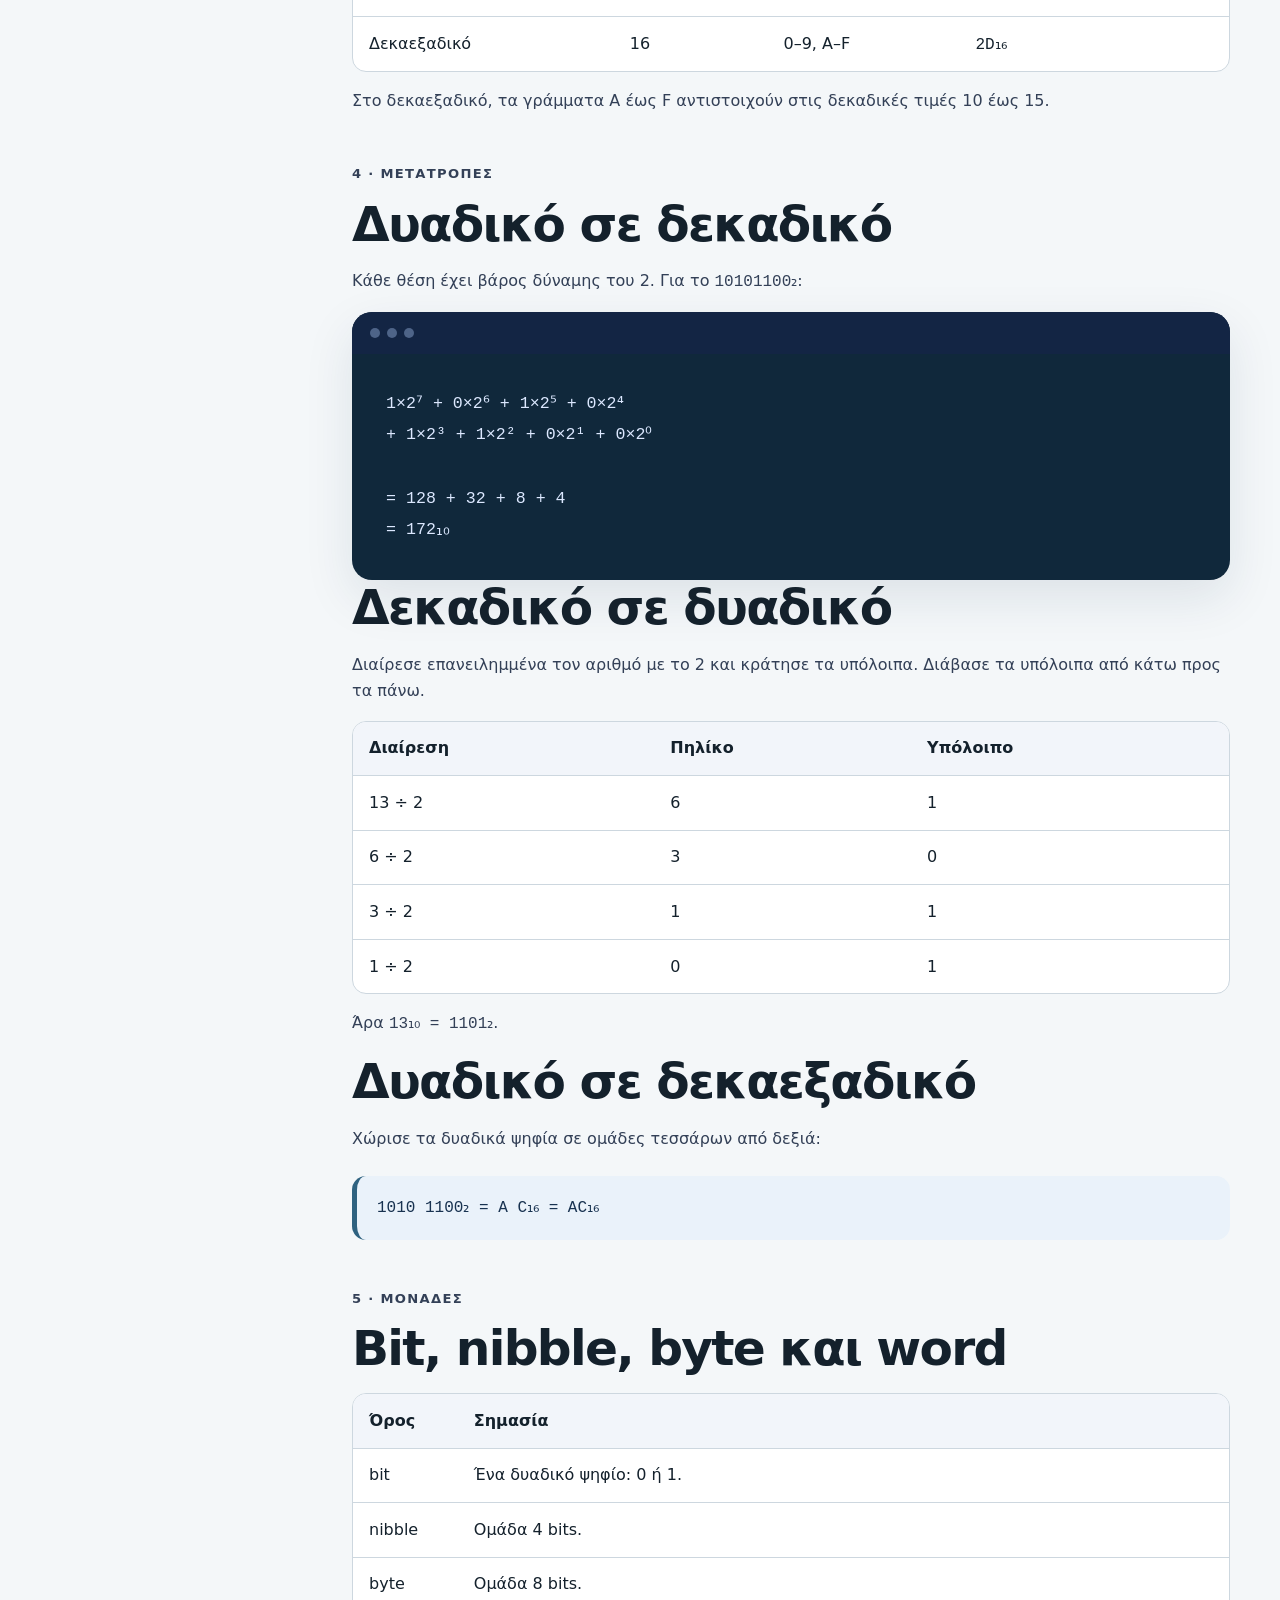
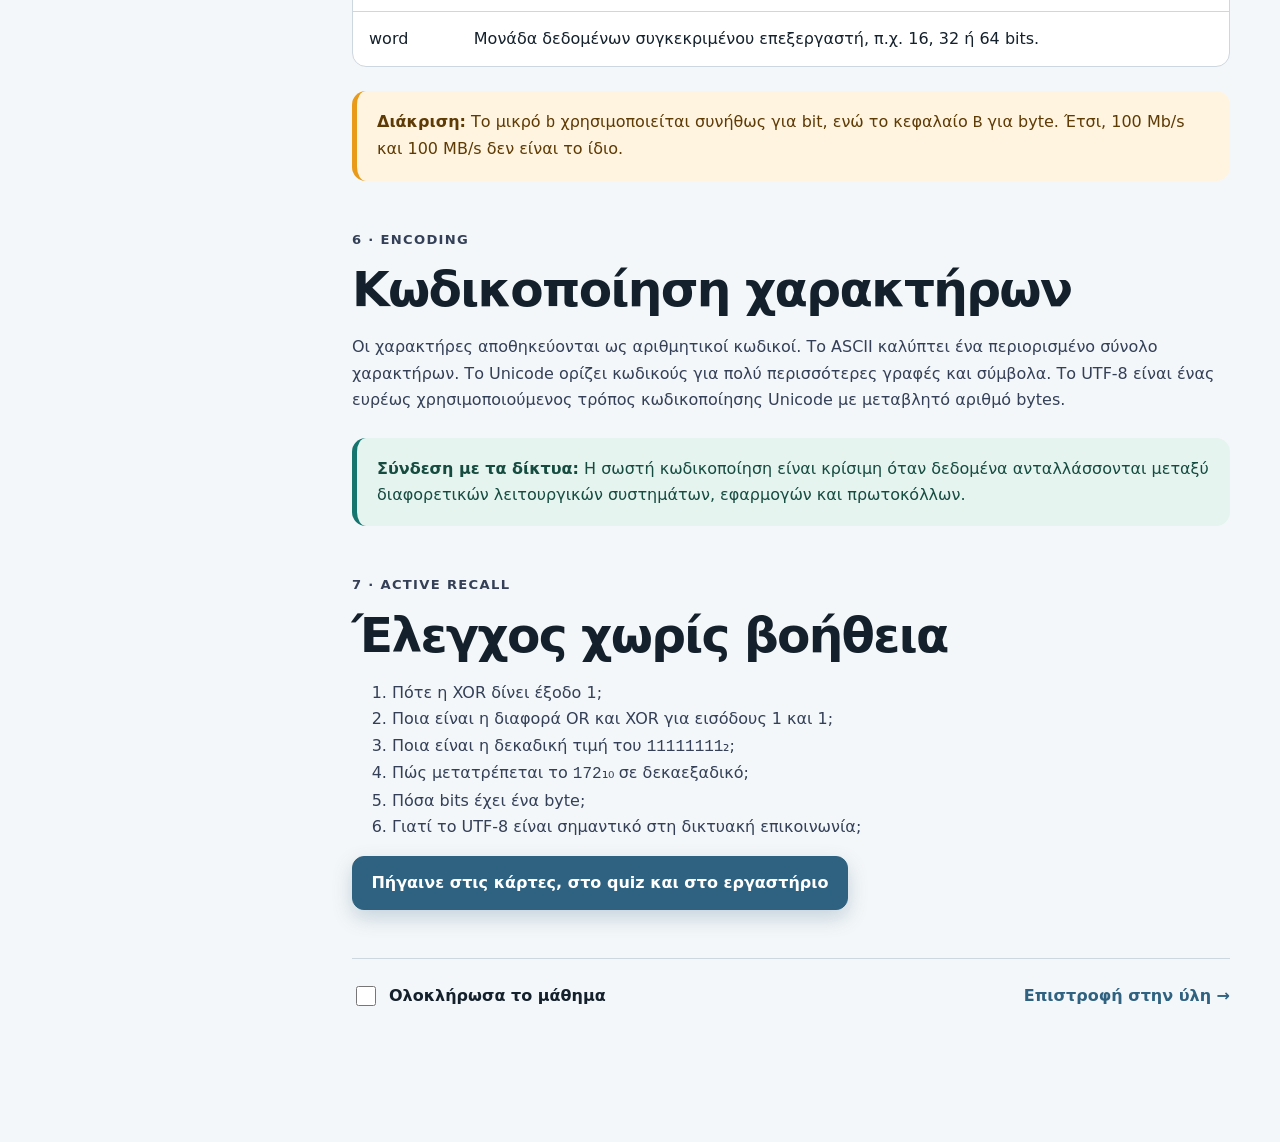
<file: lesson-digital-logic.html>
<!doctype html>
<html lang="el">
<head>
  <meta charset="utf-8">
  <meta name="viewport" content="width=device-width, initial-scale=1">
  <meta name="description" content="Μάθημα ψηφιακής λογικής και συστημάτων αρίθμησης για τεχνικούς δικτύων.">
  <title>Ψηφιακή Λογική | Network Technician Study Tool</title>
  <link rel="stylesheet" href="assets/styles.css">
  <link rel="stylesheet" href="assets/fixed-layout.css">
  <link rel="stylesheet" href="assets/interface-overrides.css">
  <script src="assets/curriculum-data.js" defer></script>
  <script src="assets/build-info.js" defer></script>
  <script src="assets/app.js" defer></script>
</head>
<body>
  <a class="skip-link" href="#main">Μετάβαση στο περιεχόμενο</a>
  <header class="site-header">
    <div class="container nav-wrap">
      <a class="brand" href="index.html"><span class="brand-mark">NT</span><span><strong>Network Technician</strong><small>Study Tool</small></span></a>
      <button class="nav-toggle" type="button" aria-expanded="false" aria-controls="main-nav">Μενού</button>
      <nav id="main-nav" class="main-nav" aria-label="Κύρια πλοήγηση">
        <a href="index.html">Αρχική</a><a href="curriculum.html">Ύλη</a><a class="active" href="lesson-digital-logic.html">Μάθημα</a><a href="practice-binary.html">Εξάσκηση</a>
      </nav>
      <div class="header-controls">
        <button class="header-action settings-button" type="button" aria-haspopup="dialog" aria-controls="settings-dialog">Ρυθμίσεις</button>
      </div>
    </div>
  </header>

  <aside class="pilot-notice" aria-label="Κατάσταση Pilot / Early Access">
    <div class="container">
      <strong>Pilot / Early Access · διαθέσιμη ύλη: 1 από 24 modules.</strong>
      <p>Το εκπαιδευτικό περιεχόμενο βασίζεται αποκλειστικά στο βοήθημα ΔΕΛΤΑ 360. Η χαρτογράφηση του PDF σε μαθήματα, ερωτήσεις και εργαστήρια βρίσκεται σε εξέλιξη.</p>
    </div>
  </aside>

  <main id="main">
    <section class="page-hero">
      <div class="container">
        <p class="eyebrow">Ενότητα 01.01 · Pilot · Προς επαλήθευση</p>
        <h1>Ψηφιακή λογική και <span>συστήματα αρίθμησης</span></h1>
        <p>Εκτιμώμενος χρόνος: 60–90 λεπτά. Στόχος είναι να κατανοήσεις τις λογικές πράξεις και να εκτελείς βασικές μετατροπές χωρίς μηχανική αποστήθιση.</p>
      </div>
    </section>

    <div class="container content-layout">
      <aside class="sidebar">
        <strong>Περιεχόμενα</strong>
        <a href="#objectives">Μαθησιακοί στόχοι</a>
        <a href="#signals">Αναλογικά και ψηφιακά σήματα</a>
        <a href="#gates">Λογικές πύλες</a>
        <a href="#number-systems">Συστήματα αρίθμησης</a>
        <a href="#conversion">Μετατροπές</a>
        <a href="#units">Bit, nibble και byte</a>
        <a href="#encoding">Κωδικοποίηση χαρακτήρων</a>
        <a href="#recall">Ενεργητική ανάκληση</a>
      </aside>

      <article class="lesson">
        <section id="objectives">
          <p class="eyebrow">Στόχοι</p>
          <h2>Μετά το μάθημα θα μπορείς</h2>
          <ul class="check-list">
            <li>να διακρίνεις αναλογική και ψηφιακή πληροφορία,</li>
            <li>να εξηγείς AND, OR, NOT, XOR, NAND, NOR και XNOR,</li>
            <li>να συμπληρώνεις πίνακες αληθείας,</li>
            <li>να μετατρέπεις θετικούς ακεραίους μεταξύ δυαδικού, δεκαδικού και δεκαεξαδικού,</li>
            <li>να περιγράφεις τη σχέση bit, nibble, byte και word,</li>
            <li>να αναγνωρίζεις τον ρόλο ASCII, Unicode και UTF‑8.</li>
          </ul>
        </section>

        <section id="signals">
          <p class="eyebrow">1 · Πληροφορία</p>
          <h2>Αναλογικά και ψηφιακά σήματα</h2>
          <p>Ένα <strong>αναλογικό σήμα</strong> μπορεί να λάβει συνεχείς τιμές μέσα σε ένα εύρος. Ένα <strong>ψηφιακό σήμα</strong> αναπαριστά πληροφορία με διακριτές καταστάσεις.</p>
          <p>Στα περισσότερα ψηφιακά συστήματα χρησιμοποιούνται δύο λογικές καταστάσεις:</p>
          <div class="table-wrap">
            <table>
              <thead><tr><th>Κατάσταση</th><th>Συνήθης έννοια</th><th>Παράδειγμα</th></tr></thead>
              <tbody>
                <tr><td><code>0</code></td><td>Χαμηλή στάθμη, ψευδές, ανενεργό</td><td>Κλειστός διακόπτης λογικής εξόδου</td></tr>
                <tr><td><code>1</code></td><td>Υψηλή στάθμη, αληθές, ενεργό</td><td>Ενεργοποιημένη λογική έξοδος</td></tr>
              </tbody>
            </table>
          </div>
          <div class="note"><strong>Προσοχή:</strong> Τα 0 και 1 είναι λογικές καταστάσεις. Δεν σημαίνουν υποχρεωτικά ηλεκτρικές τάσεις ακριβώς 0 V και 1 V.</div>
        </section>

        <section id="gates">
          <p class="eyebrow">2 · Boolean logic</p>
          <h2>Βασικές λογικές πύλες</h2>
          <h3>AND — λογικό ΚΑΙ</h3>
          <p>Η έξοδος είναι 1 μόνο όταν όλες οι είσοδοι είναι 1.</p>
          <div class="table-wrap"><table><thead><tr><th>A</th><th>B</th><th>A AND B</th></tr></thead><tbody><tr><td>0</td><td>0</td><td>0</td></tr><tr><td>0</td><td>1</td><td>0</td></tr><tr><td>1</td><td>0</td><td>0</td></tr><tr><td>1</td><td>1</td><td>1</td></tr></tbody></table></div>

          <h3>OR — λογικό Ή</h3>
          <p>Η έξοδος είναι 1 όταν τουλάχιστον μία είσοδος είναι 1.</p>
          <div class="table-wrap"><table><thead><tr><th>A</th><th>B</th><th>A OR B</th></tr></thead><tbody><tr><td>0</td><td>0</td><td>0</td></tr><tr><td>0</td><td>1</td><td>1</td></tr><tr><td>1</td><td>0</td><td>1</td></tr><tr><td>1</td><td>1</td><td>1</td></tr></tbody></table></div>

          <h3>NOT — λογικό ΟΧΙ</h3>
          <p>Η NOT έχει μία είσοδο και αντιστρέφει τη λογική της τιμή.</p>
          <div class="table-wrap"><table><thead><tr><th>A</th><th>NOT A</th></tr></thead><tbody><tr><td>0</td><td>1</td></tr><tr><td>1</td><td>0</td></tr></tbody></table></div>

          <h3>Συμπληρωματικές πύλες</h3>
          <ul>
            <li><strong>XOR:</strong> έξοδος 1 όταν οι δύο είσοδοι είναι διαφορετικές.</li>
            <li><strong>XNOR:</strong> έξοδος 1 όταν οι δύο είσοδοι είναι ίδιες.</li>
            <li><strong>NAND:</strong> άρνηση του αποτελέσματος AND.</li>
            <li><strong>NOR:</strong> άρνηση του αποτελέσματος OR.</li>
          </ul>
          <div class="warning"><strong>Συχνό λάθος:</strong> Η OR δίνει 1 και όταν A=1, B=1. Η XOR στην ίδια περίπτωση δίνει 0.</div>
        </section>

        <section id="number-systems">
          <p class="eyebrow">3 · Number systems</p>
          <h2>Συστήματα αρίθμησης</h2>
          <p>Η <strong>βάση</strong> καθορίζει πόσα διαφορετικά ψηφία χρησιμοποιούνται και ποια είναι η αξία κάθε θέσης.</p>
          <div class="table-wrap">
            <table>
              <thead><tr><th>Σύστημα</th><th>Βάση</th><th>Ψηφία</th><th>Παράδειγμα</th></tr></thead>
              <tbody>
                <tr><td>Δυαδικό</td><td>2</td><td>0–1</td><td><code>101101₂</code></td></tr>
                <tr><td>Οκταδικό</td><td>8</td><td>0–7</td><td><code>55₈</code></td></tr>
                <tr><td>Δεκαδικό</td><td>10</td><td>0–9</td><td><code>45₁₀</code></td></tr>
                <tr><td>Δεκαεξαδικό</td><td>16</td><td>0–9, A–F</td><td><code>2D₁₆</code></td></tr>
              </tbody>
            </table>
          </div>
          <p>Στο δεκαεξαδικό, τα γράμματα A έως F αντιστοιχούν στις δεκαδικές τιμές 10 έως 15.</p>
        </section>

        <section id="conversion">
          <p class="eyebrow">4 · Μετατροπές</p>
          <h2>Δυαδικό σε δεκαδικό</h2>
          <p>Κάθε θέση έχει βάρος δύναμης του 2. Για το <code>10101100₂</code>:</p>
          <div class="code-card"><div class="code-card-top"><span></span><span></span><span></span></div><pre><code>1×2⁷ + 0×2⁶ + 1×2⁵ + 0×2⁴
+ 1×2³ + 1×2² + 0×2¹ + 0×2⁰

= 128 + 32 + 8 + 4
= 172₁₀</code></pre></div>

          <h2>Δεκαδικό σε δυαδικό</h2>
          <p>Διαίρεσε επανειλημμένα τον αριθμό με το 2 και κράτησε τα υπόλοιπα. Διάβασε τα υπόλοιπα από κάτω προς τα πάνω.</p>
          <div class="table-wrap"><table><thead><tr><th>Διαίρεση</th><th>Πηλίκο</th><th>Υπόλοιπο</th></tr></thead><tbody><tr><td>13 ÷ 2</td><td>6</td><td>1</td></tr><tr><td>6 ÷ 2</td><td>3</td><td>0</td></tr><tr><td>3 ÷ 2</td><td>1</td><td>1</td></tr><tr><td>1 ÷ 2</td><td>0</td><td>1</td></tr></tbody></table></div>
          <p>Άρα <code>13₁₀ = 1101₂</code>.</p>

          <h2>Δυαδικό σε δεκαεξαδικό</h2>
          <p>Χώρισε τα δυαδικά ψηφία σε ομάδες τεσσάρων από δεξιά:</p>
          <div class="note"><code>1010 1100₂ = A C₁₆ = AC₁₆</code></div>
        </section>

        <section id="units">
          <p class="eyebrow">5 · Μονάδες</p>
          <h2>Bit, nibble, byte και word</h2>
          <div class="table-wrap"><table><thead><tr><th>Όρος</th><th>Σημασία</th></tr></thead><tbody><tr><td>bit</td><td>Ένα δυαδικό ψηφίο: 0 ή 1.</td></tr><tr><td>nibble</td><td>Ομάδα 4 bits.</td></tr><tr><td>byte</td><td>Ομάδα 8 bits.</td></tr><tr><td>word</td><td>Μονάδα δεδομένων συγκεκριμένου επεξεργαστή, π.χ. 16, 32 ή 64 bits.</td></tr></tbody></table></div>
          <div class="warning"><strong>Διάκριση:</strong> Το μικρό <code>b</code> χρησιμοποιείται συνήθως για bit, ενώ το κεφαλαίο <code>B</code> για byte. Έτσι, 100 Mb/s και 100 MB/s δεν είναι το ίδιο.</div>
        </section>

        <section id="encoding">
          <p class="eyebrow">6 · Encoding</p>
          <h2>Κωδικοποίηση χαρακτήρων</h2>
          <p>Οι χαρακτήρες αποθηκεύονται ως αριθμητικοί κωδικοί. Το ASCII καλύπτει ένα περιορισμένο σύνολο χαρακτήρων. Το Unicode ορίζει κωδικούς για πολύ περισσότερες γραφές και σύμβολα. Το UTF‑8 είναι ένας ευρέως χρησιμοποιούμενος τρόπος κωδικοποίησης Unicode με μεταβλητό αριθμό bytes.</p>
          <div class="success"><strong>Σύνδεση με τα δίκτυα:</strong> Η σωστή κωδικοποίηση είναι κρίσιμη όταν δεδομένα ανταλλάσσονται μεταξύ διαφορετικών λειτουργικών συστημάτων, εφαρμογών και πρωτοκόλλων.</div>
        </section>

        <section id="recall">
          <p class="eyebrow">7 · Active recall</p>
          <h2>Έλεγχος χωρίς βοήθεια</h2>
          <ol>
            <li>Πότε η XOR δίνει έξοδο 1;</li>
            <li>Ποια είναι η διαφορά OR και XOR για εισόδους 1 και 1;</li>
            <li>Ποια είναι η δεκαδική τιμή του <code>11111111₂</code>;</li>
            <li>Πώς μετατρέπεται το <code>172₁₀</code> σε δεκαεξαδικό;</li>
            <li>Πόσα bits έχει ένα byte;</li>
            <li>Γιατί το UTF‑8 είναι σημαντικό στη δικτυακή επικοινωνία;</li>
          </ol>
          <p><a class="button primary" href="practice-binary.html#flashcards">Πήγαινε στις κάρτες, στο quiz και στο εργαστήριο</a></p>
        </section>

        <div class="lesson-actions">
          <label class="complete-control"><input type="checkbox" data-module-id="MOD-01" data-progress-field="lessonCompleted"> Ολοκλήρωσα το μάθημα</label>
          <a class="text-link" href="curriculum.html">Επιστροφή στην ύλη →</a>
        </div>
      </article>
    </div>
  </main>

  <footer class="site-footer">
    <p class="ecosystem-footer__copyright">© 2026 Markellos Markides. All rights reserved.</p>
    <nav class="ecosystem-footer__navigation" aria-label="Βοηθητικοί σύνδεσμοι">
      <a class="ecosystem-footer__link" href="https://markellosecosystem.com/" target="_blank" rel="noopener noreferrer">Markellos Ecosystem</a>
      <a class="ecosystem-footer__link" href="https://markellosecosystem.com/about/" target="_blank" rel="noopener noreferrer">About Markellos</a>
      <a class="ecosystem-footer__link" href="https://markellosecosystem.com/privacy/" target="_blank" rel="noopener noreferrer">Privacy</a>
      <a class="ecosystem-footer__link" href="https://markellosecosystem.com/cookies/" target="_blank" rel="noopener noreferrer">Cookies</a>
      <a class="ecosystem-footer__link" href="mailto:markellos.markides@gmail.com?subject=NTT%20Study%20Tool%20Feedback">Feedback</a>
      <a class="ecosystem-footer__link footer-pdf-button" href="https://www.iekdelta360.edu.gr/files/repository/eoppep/%CE%99%CE%95%CE%9A-%CE%94%CE%95%CE%9B%CE%A4%CE%91-360-technikos-diktion.pdf" target="_blank" rel="noopener noreferrer">Πηγή γνώσης PDF</a>
    </nav>
    <span class="ecosystem-footer__version" data-build-version>v 0.1.0_local_dev</span>
  </footer>

  <dialog id="settings-dialog" class="settings-dialog" aria-labelledby="settings-title" aria-describedby="settings-intro">
    <header class="settings-dialog__header">
      <div>
        <h2 id="settings-title">Ρυθμίσεις εμφάνισης</h2>
        <p id="settings-intro">Προσάρμοσε την ανάγνωση και τη διάταξη του εκπαιδευτικού εργαλείου.</p>
      </div>
      <button class="settings-close" type="button" data-dialog-close aria-label="Κλείσιμο ρυθμίσεων">×</button>
    </header>
    <form class="settings-form" method="dialog">
      <div class="settings-fields">
        <label class="settings-row" for="setting-theme"><span class="settings-row__label"><strong>Θέμα</strong><small>Αυτόματο, φωτεινό ή σκοτεινό.</small></span><select id="setting-theme" name="theme" data-setting="theme"><option value="system">Σύστημα</option><option value="light">Φωτεινό</option><option value="dark">Σκοτεινό</option></select></label>
        <label class="settings-row" for="setting-accent"><span class="settings-row__label"><strong>Χρώμα έμφασης</strong><small>Κύρια χρωματική ταυτότητα.</small></span><select id="setting-accent" name="accent" data-setting="accent"><option value="steel">Steel</option><option value="teal">Teal</option><option value="blue">Blue</option><option value="indigo">Indigo</option><option value="green">Green</option></select></label>
        <label class="settings-row" for="setting-font"><span class="settings-row__label"><strong>Γραμματοσειρά</strong><small>Τύπος γραμματοσειράς ανάγνωσης.</small></span><select id="setting-font" name="font" data-setting="font"><option value="sans">Sans serif</option><option value="serif">Serif</option><option value="system">System UI</option><option value="mono">Monospace</option></select></label>
        <label class="settings-row" for="setting-text-size"><span class="settings-row__label"><strong>Μέγεθος κειμένου</strong><small>Γενική κλίμακα γραμματοσειράς.</small></span><select id="setting-text-size" name="textSize" data-setting="textSize"><option value="small">Μικρό</option><option value="default">Κανονικό</option><option value="large">Μεγάλο</option><option value="xlarge">Πολύ μεγάλο</option></select></label>
        <label class="settings-row" for="setting-content-width"><span class="settings-row__label"><strong>Πλάτος περιεχομένου</strong><small>Στενό για ανάγνωση ή ευρύ για πίνακες.</small></span><select id="setting-content-width" name="contentWidth" data-setting="contentWidth"><option value="narrow">Στενό</option><option value="standard">Κανονικό</option><option value="wide">Ευρύ</option></select></label>
        <label class="settings-row" for="setting-spacing"><span class="settings-row__label"><strong>Πυκνότητα διάταξης</strong><small>Από συμπαγή έως πιο άνετη.</small></span><select id="setting-spacing" name="spacing" data-setting="spacing"><option value="compact">Συμπαγής</option><option value="comfortable">Άνετη</option><option value="spacious">Ευρύχωρη</option></select></label>
        <label class="settings-row" for="setting-contrast"><span class="settings-row__label"><strong>Αντίθεση</strong><small>Ενισχυμένη αντίθεση για καλύτερη ανάγνωση.</small></span><select id="setting-contrast" name="contrast" data-setting="contrast"><option value="standard">Κανονική</option><option value="high">Υψηλή</option></select></label>
        <label class="settings-row" for="setting-motion"><span class="settings-row__label"><strong>Κίνηση</strong><small>Περιορισμός animations και ομαλής κύλισης.</small></span><select id="setting-motion" name="motion" data-setting="motion"><option value="standard">Κανονική</option><option value="reduced">Μειωμένη</option></select></label>
        <label class="settings-row" for="setting-sidebar"><span class="settings-row__label"><strong>Πλευρική πλοήγηση</strong><small>Έλεγχος εμφάνισης στα μαθήματα.</small></span><select id="setting-sidebar" name="sidebar" data-setting="sidebar"><option value="auto">Αυτόματα</option><option value="show">Πάντα ορατή</option><option value="hide">Κρυφή</option></select></label>
      </div>
      <div class="settings-data-actions"><button class="settings-clear-progress" type="button" data-clear-progress>Διαγραφή αποθηκευμένης προόδου</button></div>
      <div class="settings-actions"><button class="settings-reset" type="button" data-settings-reset>Επαναφορά</button><button class="settings-save" type="submit">Αποθήκευση</button></div>
    </form>
  </dialog>
</body>
</html>
</file>
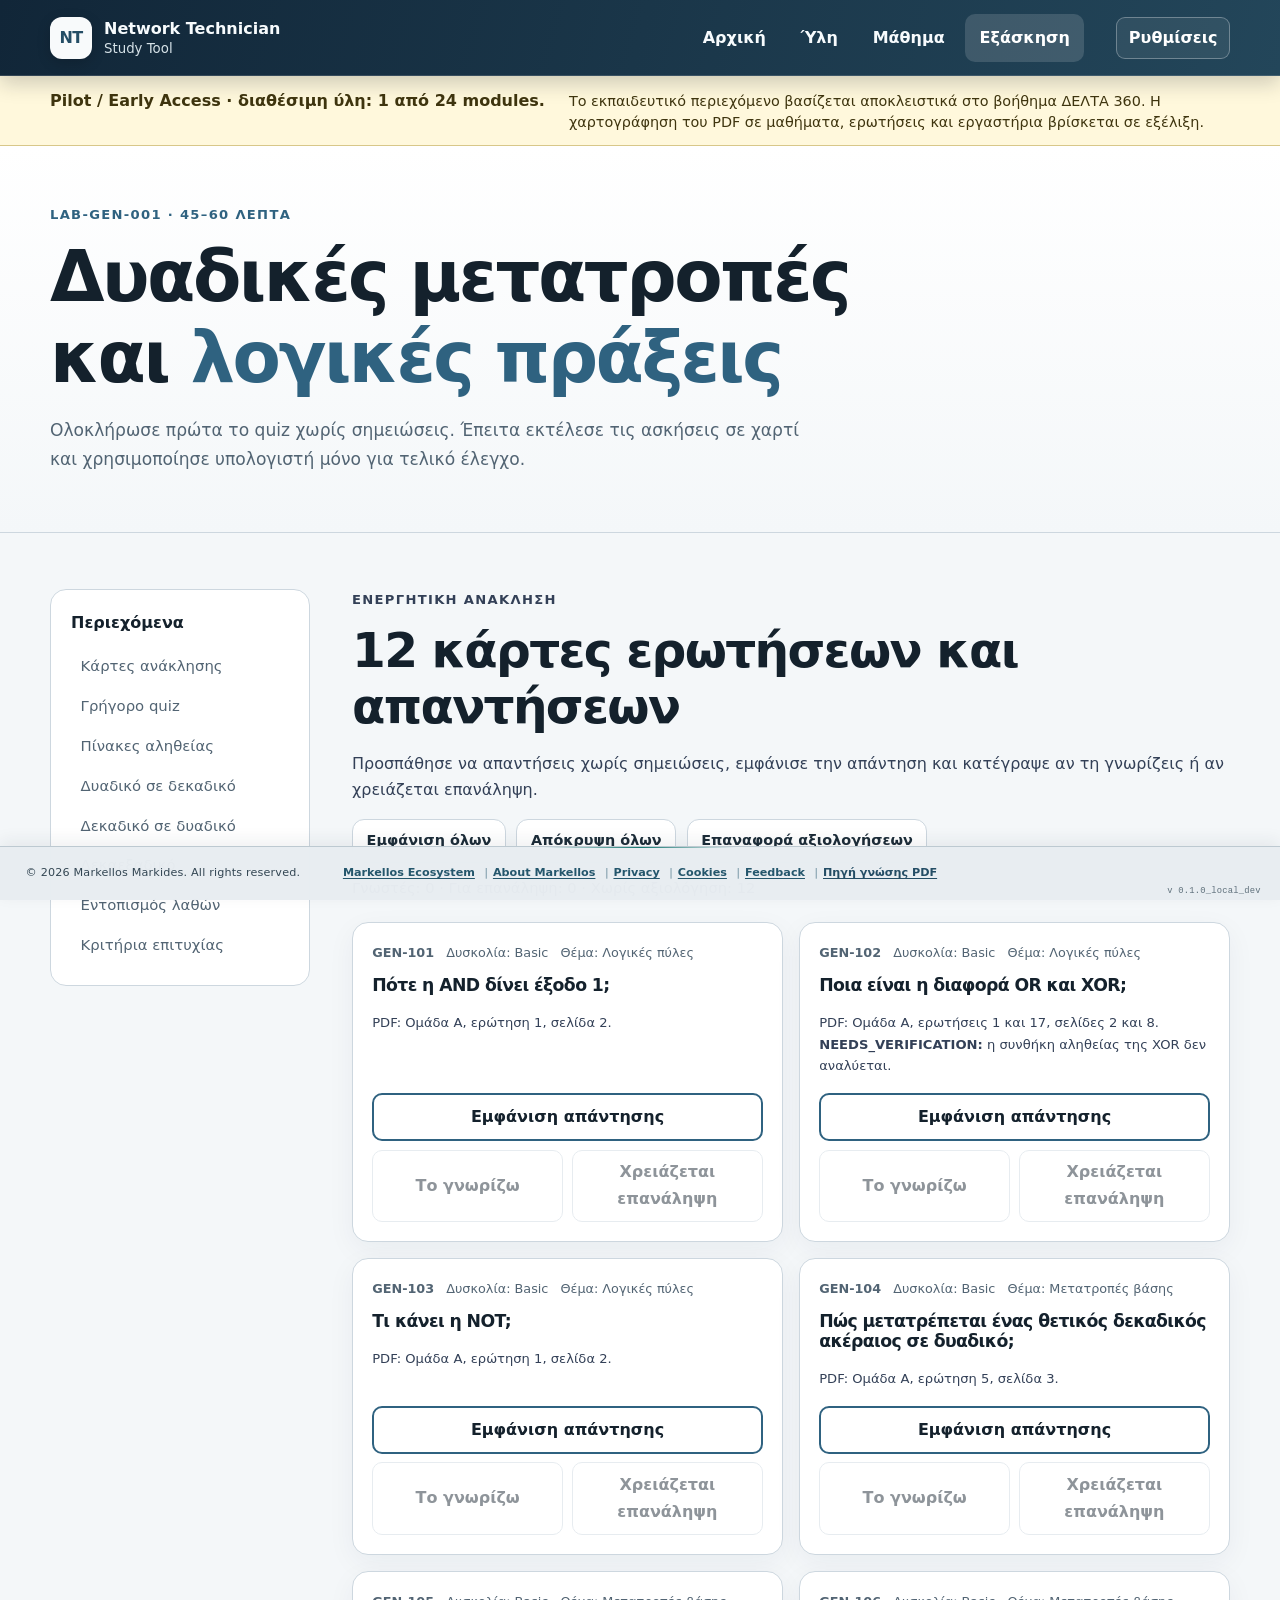
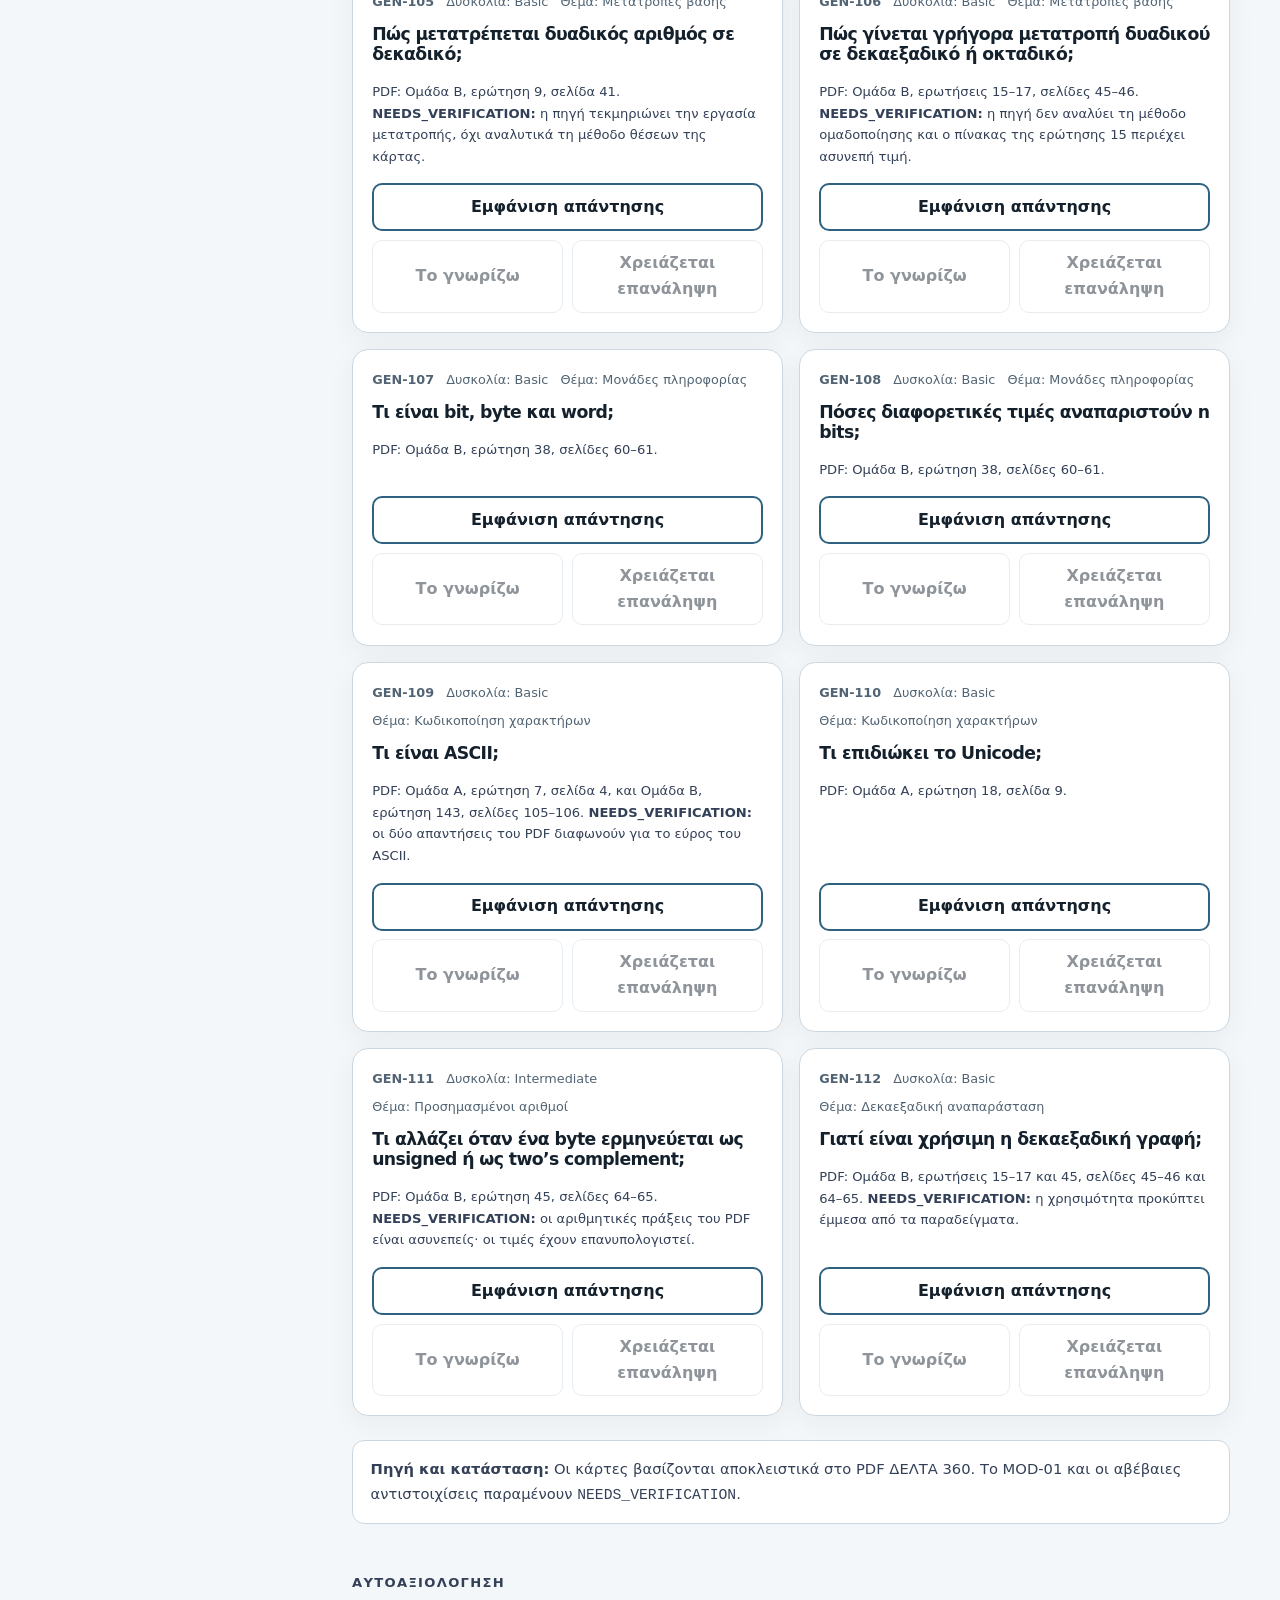
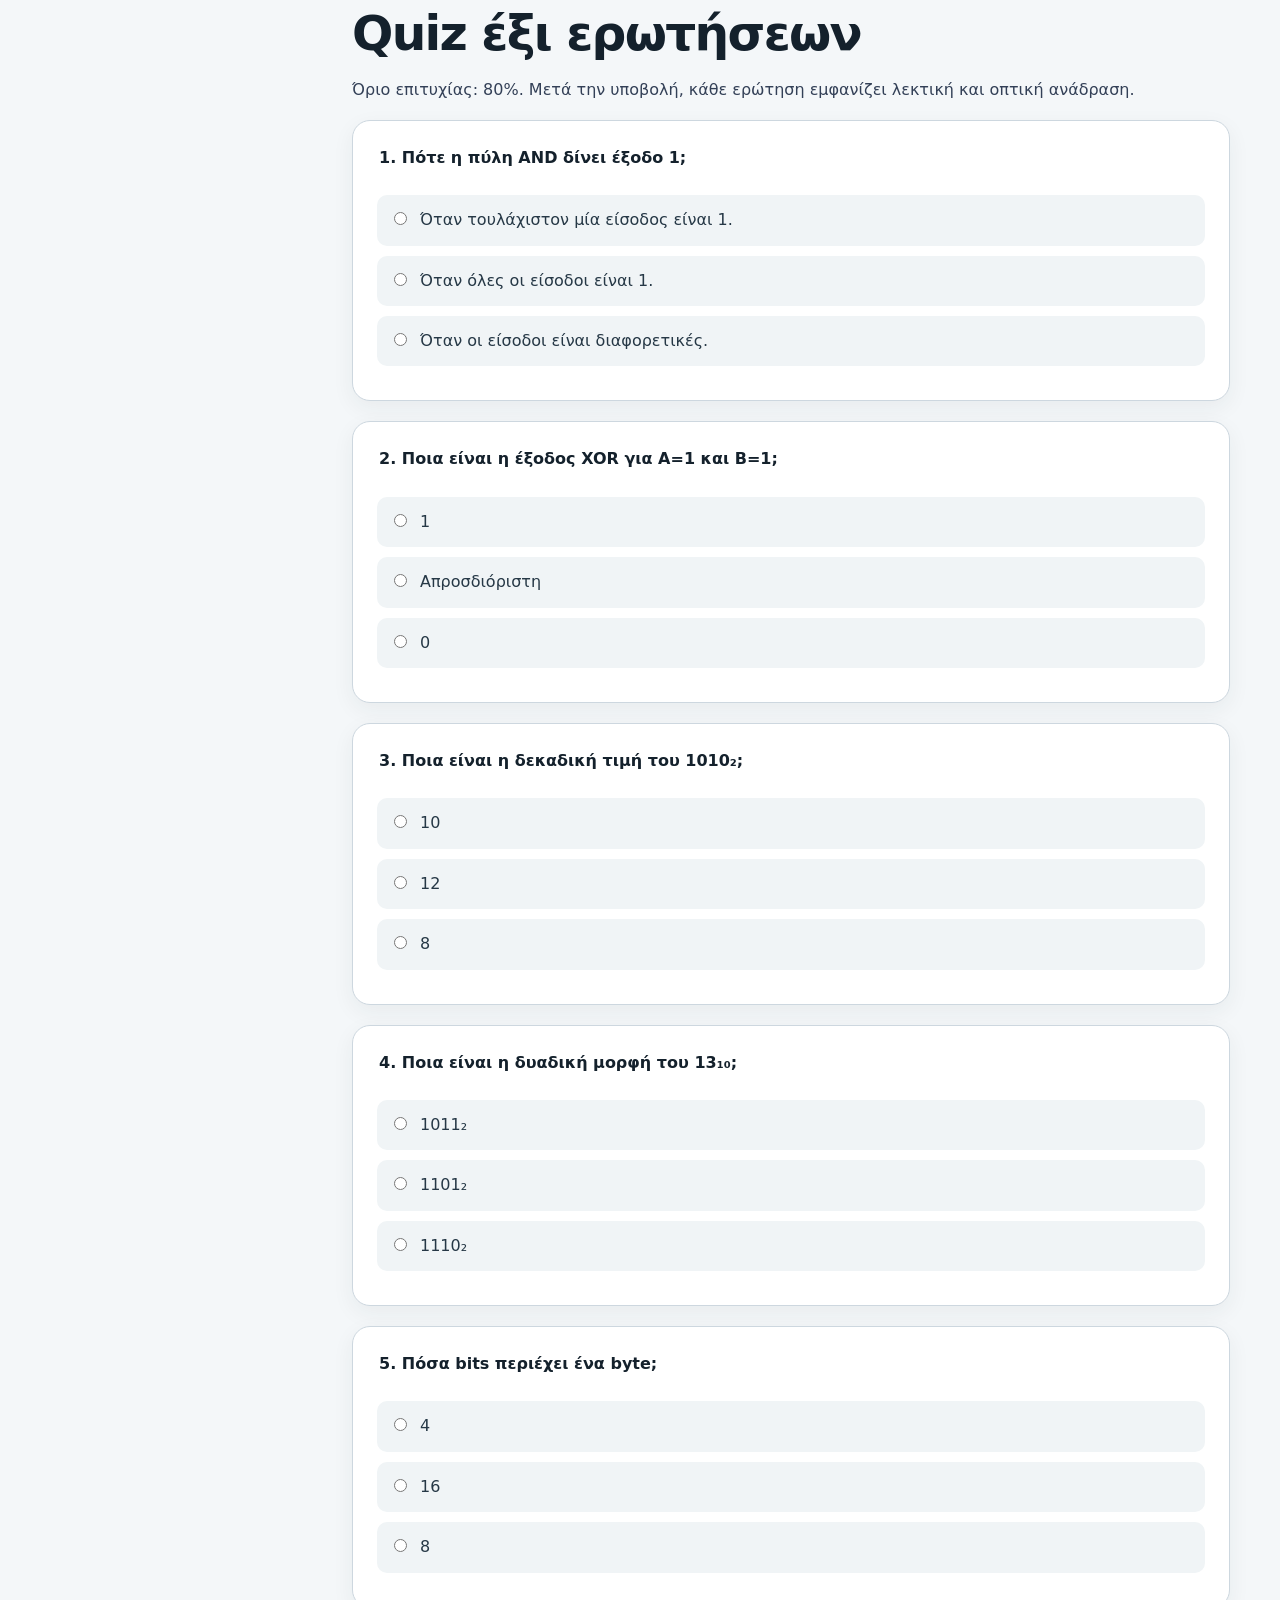
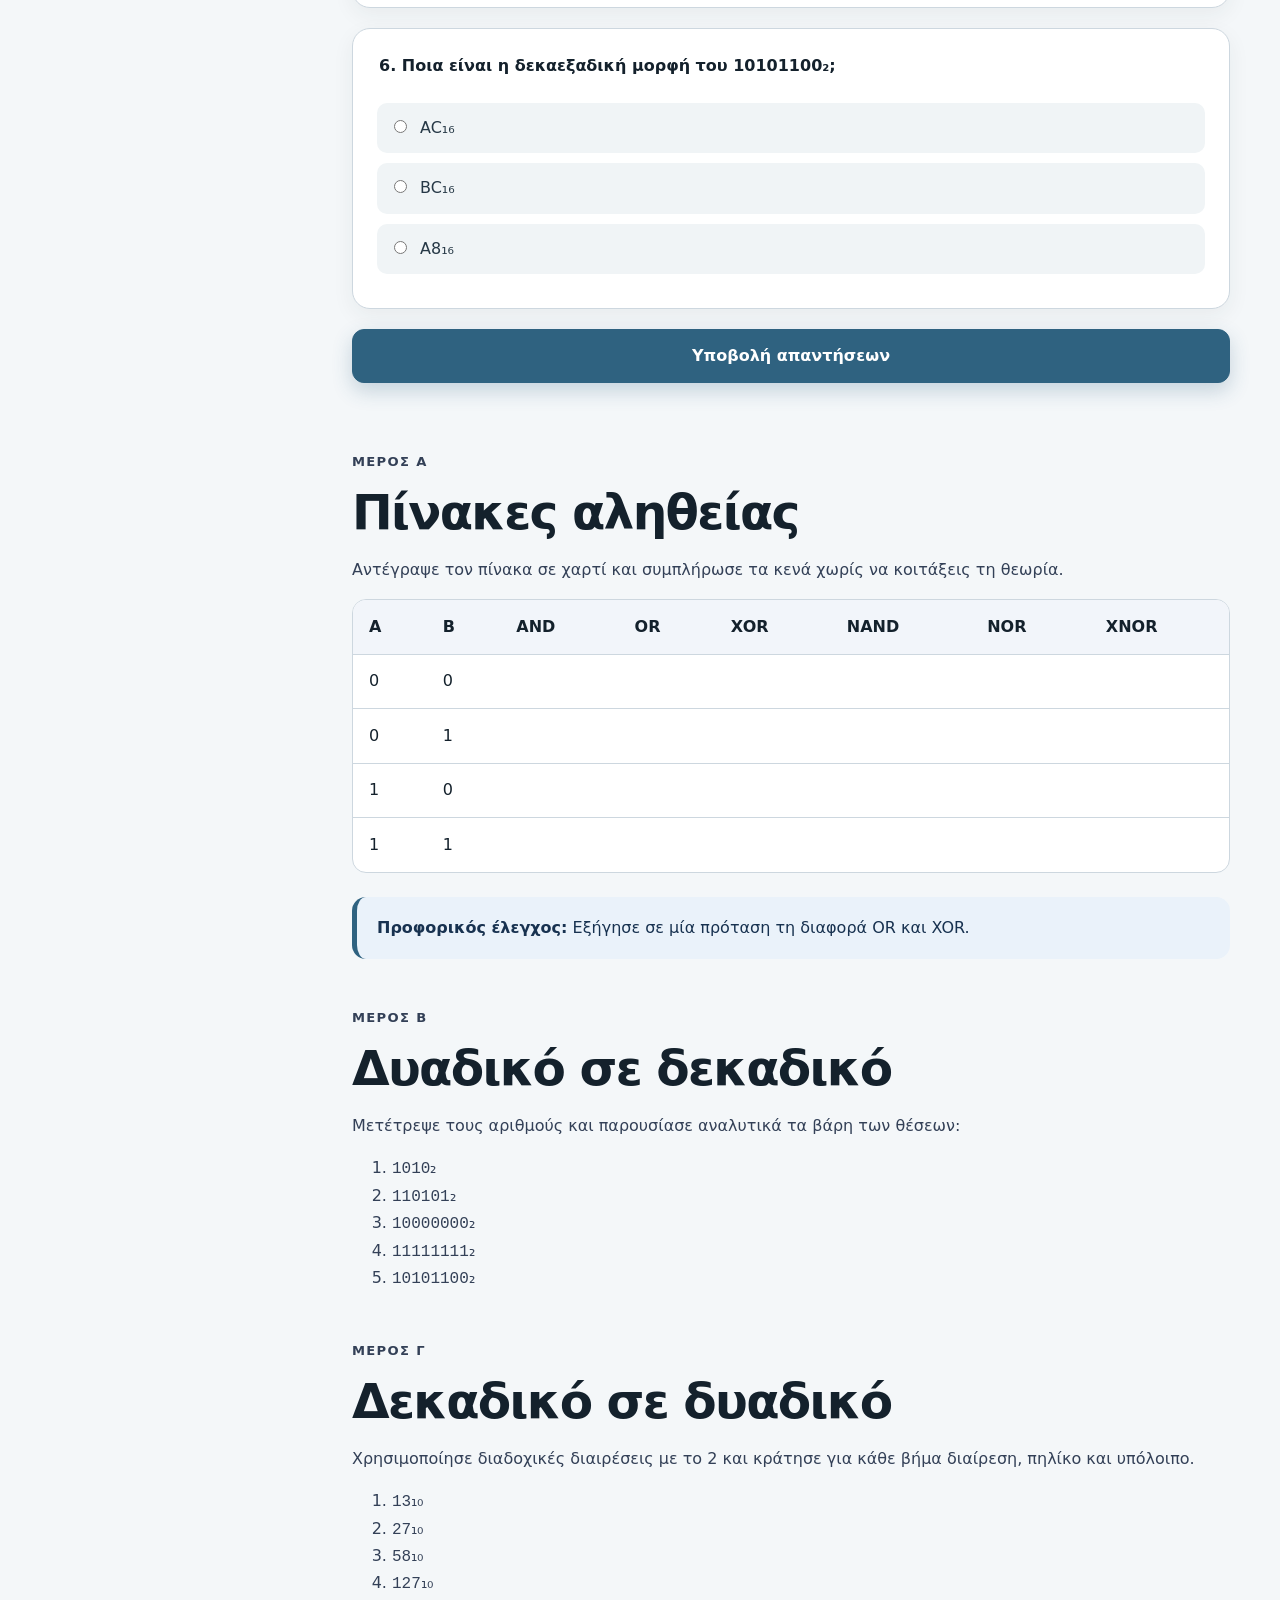
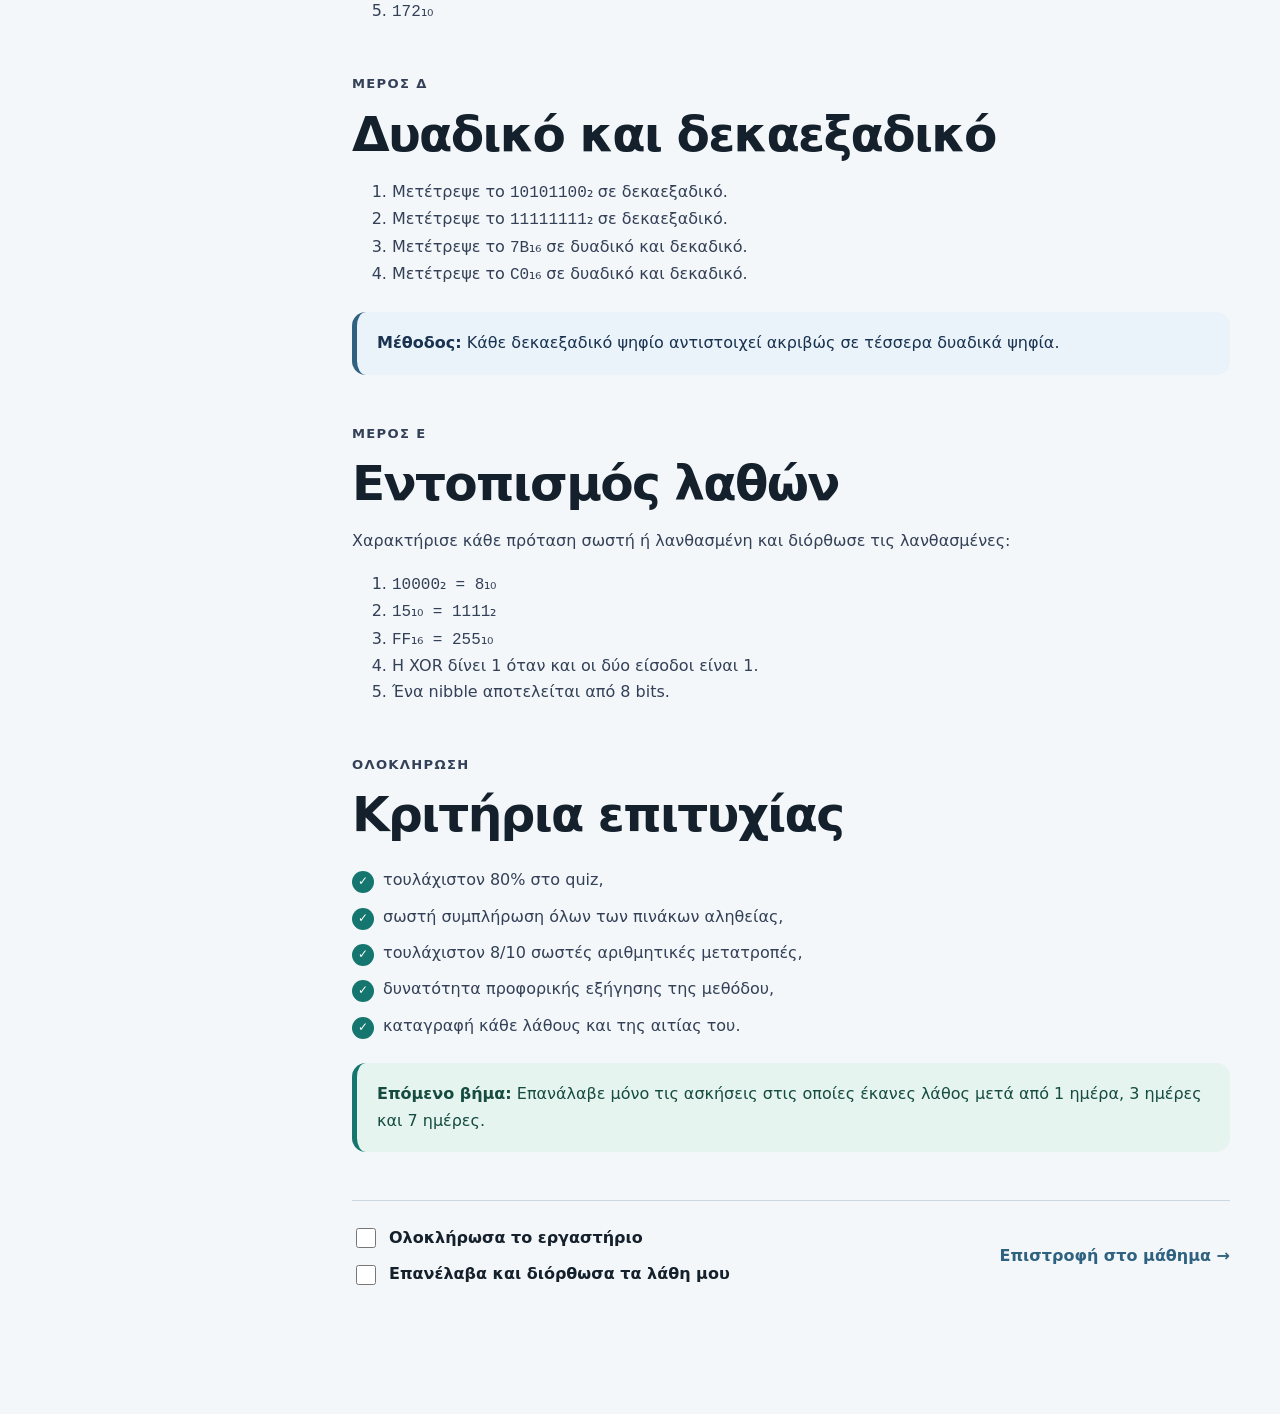
<file: practice-binary.html>
<!doctype html>
<html lang="el">
<head>
  <meta charset="utf-8">
  <meta name="viewport" content="width=device-width, initial-scale=1">
  <meta name="description" content="Διαδραστικό quiz και πρακτικό εργαστήριο δυαδικών μετατροπών και λογικών πράξεων.">
  <title>Εξάσκηση Δυαδικού | Network Technician Study Tool</title>
  <link rel="stylesheet" href="assets/styles.css">
  <link rel="stylesheet" href="assets/fixed-layout.css">
  <link rel="stylesheet" href="assets/interface-overrides.css">
  <link rel="stylesheet" href="assets/flashcards.css">
  <script src="assets/curriculum-data.js" defer></script>
  <script src="assets/build-info.js" defer></script>
  <script src="assets/app.js" defer></script>
  <script src="assets/flashcards.js" defer></script>
</head>
<body>
  <a class="skip-link" href="#main">Μετάβαση στο περιεχόμενο</a>
  <header class="site-header">
    <div class="container nav-wrap">
      <a class="brand" href="index.html"><span class="brand-mark">NT</span><span><strong>Network Technician</strong><small>Study Tool</small></span></a>
      <button class="nav-toggle" type="button" aria-expanded="false" aria-controls="main-nav">Μενού</button>
      <nav id="main-nav" class="main-nav" aria-label="Κύρια πλοήγηση">
        <a href="index.html">Αρχική</a><a href="curriculum.html">Ύλη</a><a href="lesson-digital-logic.html">Μάθημα</a><a class="active" href="practice-binary.html">Εξάσκηση</a>
      </nav>
      <div class="header-controls">
        <button class="header-action settings-button" type="button" aria-haspopup="dialog" aria-controls="settings-dialog">Ρυθμίσεις</button>
      </div>
    </div>
  </header>

  <aside class="pilot-notice" aria-label="Κατάσταση Pilot / Early Access">
    <div class="container">
      <strong>Pilot / Early Access · διαθέσιμη ύλη: 1 από 24 modules.</strong>
      <p>Το εκπαιδευτικό περιεχόμενο βασίζεται αποκλειστικά στο βοήθημα ΔΕΛΤΑ 360. Η χαρτογράφηση του PDF σε μαθήματα, ερωτήσεις και εργαστήρια βρίσκεται σε εξέλιξη.</p>
    </div>
  </aside>

  <main id="main">
    <section class="page-hero">
      <div class="container">
        <p class="eyebrow">LAB-GEN-001 · 45–60 λεπτά</p>
        <h1>Δυαδικές μετατροπές και <span>λογικές πράξεις</span></h1>
        <p>Ολοκλήρωσε πρώτα το quiz χωρίς σημειώσεις. Έπειτα εκτέλεσε τις ασκήσεις σε χαρτί και χρησιμοποίησε υπολογιστή μόνο για τελικό έλεγχο.</p>
      </div>
    </section>

    <div class="container content-layout">
      <aside class="sidebar">
        <strong>Περιεχόμενα</strong>
        <a href="#flashcards">Κάρτες ανάκλησης</a>
        <a href="#quiz">Γρήγορο quiz</a>
        <a href="#truth-tables">Πίνακες αληθείας</a>
        <a href="#binary-decimal">Δυαδικό σε δεκαδικό</a>
        <a href="#decimal-binary">Δεκαδικό σε δυαδικό</a>
        <a href="#hex">Δεκαεξαδικό</a>
        <a href="#error-finding">Εντοπισμός λαθών</a>
        <a href="#criteria">Κριτήρια επιτυχίας</a>
      </aside>

      <article class="lesson">
        <section id="flashcards" data-flashcard-deck aria-labelledby="flashcards-title">
          <p class="eyebrow">Ενεργητική ανάκληση</p>
          <h2 id="flashcards-title">12 κάρτες ερωτήσεων και απαντήσεων</h2>
          <p>Προσπάθησε να απαντήσεις χωρίς σημειώσεις, εμφάνισε την απάντηση και κατέγραψε αν τη γνωρίζεις ή αν χρειάζεται επανάληψη.</p>

          <div class="flashcard-toolbar" role="group" aria-label="Μαζικοί χειρισμοί καρτών">
            <button class="button secondary" type="button" data-flashcards-open-all>Εμφάνιση όλων</button>
            <button class="button secondary" type="button" data-flashcards-close-all>Απόκρυψη όλων</button>
            <button class="button secondary" type="button" data-flashcards-reset>Επαναφορά αξιολογήσεων</button>
            <p class="flashcard-summary" data-flashcard-summary role="status" aria-live="polite" aria-atomic="true">Γνωστές: 0 · Για επανάληψη: 0 · Χωρίς αξιολόγηση: 12</p>
          </div>

          <div class="flashcard-grid">
            <article class="flashcard" id="flashcard-gen-101" data-flashcard-id="GEN-101" aria-labelledby="flashcard-gen-101-title">
              <div class="flashcard__meta">
                <span><strong>GEN-101</strong></span>
                <span>Δυσκολία: Basic</span>
                <span>Θέμα: Λογικές πύλες</span>
              </div>
              <h3 class="flashcard__question" id="flashcard-gen-101-title">Πότε η AND δίνει έξοδο 1;</h3>
              <div class="flashcard__answer" id="flashcard-gen-101-answer" data-flashcard-answer hidden>
                <p><strong>Απάντηση:</strong> Η AND δίνει 1 μόνο όταν όλες οι είσοδοι είναι 1.</p>
              </div>
              <p class="flashcard__source">PDF: Ομάδα Α, ερώτηση 1, σελίδα 2.</p>
              <div class="flashcard__actions" role="group" aria-label="Χειριστήρια κάρτας GEN-101">
                <button type="button" data-flashcard-toggle aria-expanded="false" aria-controls="flashcard-gen-101-answer">Εμφάνιση απάντησης</button>
                <button type="button" data-confidence="known" aria-pressed="false" aria-label="Το γνωρίζω — GEN-101" disabled>Το γνωρίζω</button>
                <button type="button" data-confidence="review" aria-pressed="false" aria-label="Χρειάζεται επανάληψη — GEN-101" disabled>Χρειάζεται επανάληψη</button>
              </div>
            </article>

            <article class="flashcard" id="flashcard-gen-102" data-flashcard-id="GEN-102" aria-labelledby="flashcard-gen-102-title">
              <div class="flashcard__meta">
                <span><strong>GEN-102</strong></span>
                <span>Δυσκολία: Basic</span>
                <span>Θέμα: Λογικές πύλες</span>
              </div>
              <h3 class="flashcard__question" id="flashcard-gen-102-title">Ποια είναι η διαφορά OR και XOR;</h3>
              <div class="flashcard__answer" id="flashcard-gen-102-answer" data-flashcard-answer hidden>
                <p><strong>Απάντηση:</strong> Η OR δίνει 1 όταν υπάρχει τουλάχιστον μία είσοδος 1. Η XOR δίνει 1 όταν οι δύο είσοδοι είναι διαφορετικές.</p>
              </div>
              <p class="flashcard__source">PDF: Ομάδα Α, ερωτήσεις 1 και 17, σελίδες 2 και 8. <strong>NEEDS_VERIFICATION:</strong> η συνθήκη αληθείας της XOR δεν αναλύεται.</p>
              <div class="flashcard__actions" role="group" aria-label="Χειριστήρια κάρτας GEN-102">
                <button type="button" data-flashcard-toggle aria-expanded="false" aria-controls="flashcard-gen-102-answer">Εμφάνιση απάντησης</button>
                <button type="button" data-confidence="known" aria-pressed="false" aria-label="Το γνωρίζω — GEN-102" disabled>Το γνωρίζω</button>
                <button type="button" data-confidence="review" aria-pressed="false" aria-label="Χρειάζεται επανάληψη — GEN-102" disabled>Χρειάζεται επανάληψη</button>
              </div>
            </article>

            <article class="flashcard" id="flashcard-gen-103" data-flashcard-id="GEN-103" aria-labelledby="flashcard-gen-103-title">
              <div class="flashcard__meta">
                <span><strong>GEN-103</strong></span>
                <span>Δυσκολία: Basic</span>
                <span>Θέμα: Λογικές πύλες</span>
              </div>
              <h3 class="flashcard__question" id="flashcard-gen-103-title">Τι κάνει η NOT;</h3>
              <div class="flashcard__answer" id="flashcard-gen-103-answer" data-flashcard-answer hidden>
                <p><strong>Απάντηση:</strong> Η NOT έχει μία είσοδο και αντιστρέφει τη λογική τιμή: 0→1 και 1→0.</p>
              </div>
              <p class="flashcard__source">PDF: Ομάδα Α, ερώτηση 1, σελίδα 2.</p>
              <div class="flashcard__actions" role="group" aria-label="Χειριστήρια κάρτας GEN-103">
                <button type="button" data-flashcard-toggle aria-expanded="false" aria-controls="flashcard-gen-103-answer">Εμφάνιση απάντησης</button>
                <button type="button" data-confidence="known" aria-pressed="false" aria-label="Το γνωρίζω — GEN-103" disabled>Το γνωρίζω</button>
                <button type="button" data-confidence="review" aria-pressed="false" aria-label="Χρειάζεται επανάληψη — GEN-103" disabled>Χρειάζεται επανάληψη</button>
              </div>
            </article>

            <article class="flashcard" id="flashcard-gen-104" data-flashcard-id="GEN-104" aria-labelledby="flashcard-gen-104-title">
              <div class="flashcard__meta">
                <span><strong>GEN-104</strong></span>
                <span>Δυσκολία: Basic</span>
                <span>Θέμα: Μετατροπές βάσης</span>
              </div>
              <h3 class="flashcard__question" id="flashcard-gen-104-title">Πώς μετατρέπεται ένας θετικός δεκαδικός ακέραιος σε δυαδικό;</h3>
              <div class="flashcard__answer" id="flashcard-gen-104-answer" data-flashcard-answer hidden>
                <p><strong>Απάντηση:</strong> Διαιρούμε επανειλημμένα με το 2, κρατάμε τα υπόλοιπα και τα διαβάζουμε από το τελευταίο προς το πρώτο.</p>
              </div>
              <p class="flashcard__source">PDF: Ομάδα Α, ερώτηση 5, σελίδα 3.</p>
              <div class="flashcard__actions" role="group" aria-label="Χειριστήρια κάρτας GEN-104">
                <button type="button" data-flashcard-toggle aria-expanded="false" aria-controls="flashcard-gen-104-answer">Εμφάνιση απάντησης</button>
                <button type="button" data-confidence="known" aria-pressed="false" aria-label="Το γνωρίζω — GEN-104" disabled>Το γνωρίζω</button>
                <button type="button" data-confidence="review" aria-pressed="false" aria-label="Χρειάζεται επανάληψη — GEN-104" disabled>Χρειάζεται επανάληψη</button>
              </div>
            </article>

            <article class="flashcard" id="flashcard-gen-105" data-flashcard-id="GEN-105" aria-labelledby="flashcard-gen-105-title">
              <div class="flashcard__meta">
                <span><strong>GEN-105</strong></span>
                <span>Δυσκολία: Basic</span>
                <span>Θέμα: Μετατροπές βάσης</span>
              </div>
              <h3 class="flashcard__question" id="flashcard-gen-105-title">Πώς μετατρέπεται δυαδικός αριθμός σε δεκαδικό;</h3>
              <div class="flashcard__answer" id="flashcard-gen-105-answer" data-flashcard-answer hidden>
                <p><strong>Απάντηση:</strong> Πολλαπλασιάζουμε κάθε bit με την αντίστοιχη δύναμη του 2 και προσθέτουμε τα αποτελέσματα.</p>
              </div>
              <p class="flashcard__source">PDF: Ομάδα Β, ερώτηση 9, σελίδα 41. <strong>NEEDS_VERIFICATION:</strong> η πηγή τεκμηριώνει την εργασία μετατροπής, όχι αναλυτικά τη μέθοδο θέσεων της κάρτας.</p>
              <div class="flashcard__actions" role="group" aria-label="Χειριστήρια κάρτας GEN-105">
                <button type="button" data-flashcard-toggle aria-expanded="false" aria-controls="flashcard-gen-105-answer">Εμφάνιση απάντησης</button>
                <button type="button" data-confidence="known" aria-pressed="false" aria-label="Το γνωρίζω — GEN-105" disabled>Το γνωρίζω</button>
                <button type="button" data-confidence="review" aria-pressed="false" aria-label="Χρειάζεται επανάληψη — GEN-105" disabled>Χρειάζεται επανάληψη</button>
              </div>
            </article>

            <article class="flashcard" id="flashcard-gen-106" data-flashcard-id="GEN-106" aria-labelledby="flashcard-gen-106-title">
              <div class="flashcard__meta">
                <span><strong>GEN-106</strong></span>
                <span>Δυσκολία: Basic</span>
                <span>Θέμα: Μετατροπές βάσης</span>
              </div>
              <h3 class="flashcard__question" id="flashcard-gen-106-title">Πώς γίνεται γρήγορα μετατροπή δυαδικού σε δεκαεξαδικό ή οκταδικό;</h3>
              <div class="flashcard__answer" id="flashcard-gen-106-answer" data-flashcard-answer hidden>
                <p><strong>Απάντηση:</strong> Ομαδοποιούμε από δεξιά ανά 4 bits για δεκαεξαδικό ή ανά 3 bits για οκταδικό και μετατρέπουμε κάθε ομάδα ανεξάρτητα.</p>
              </div>
              <p class="flashcard__source">PDF: Ομάδα Β, ερωτήσεις 15–17, σελίδες 45–46. <strong>NEEDS_VERIFICATION:</strong> η πηγή δεν αναλύει τη μέθοδο ομαδοποίησης και ο πίνακας της ερώτησης 15 περιέχει ασυνεπή τιμή.</p>
              <div class="flashcard__actions" role="group" aria-label="Χειριστήρια κάρτας GEN-106">
                <button type="button" data-flashcard-toggle aria-expanded="false" aria-controls="flashcard-gen-106-answer">Εμφάνιση απάντησης</button>
                <button type="button" data-confidence="known" aria-pressed="false" aria-label="Το γνωρίζω — GEN-106" disabled>Το γνωρίζω</button>
                <button type="button" data-confidence="review" aria-pressed="false" aria-label="Χρειάζεται επανάληψη — GEN-106" disabled>Χρειάζεται επανάληψη</button>
              </div>
            </article>

            <article class="flashcard" id="flashcard-gen-107" data-flashcard-id="GEN-107" aria-labelledby="flashcard-gen-107-title">
              <div class="flashcard__meta">
                <span><strong>GEN-107</strong></span>
                <span>Δυσκολία: Basic</span>
                <span>Θέμα: Μονάδες πληροφορίας</span>
              </div>
              <h3 class="flashcard__question" id="flashcard-gen-107-title">Τι είναι bit, byte και word;</h3>
              <div class="flashcard__answer" id="flashcard-gen-107-answer" data-flashcard-answer hidden>
                <p><strong>Απάντηση:</strong> Bit είναι μία δυαδική κατάσταση. Byte είναι 8 bits. Word είναι ομάδα bits της οποίας το μέγεθος εξαρτάται από την αρχιτεκτονική.</p>
              </div>
              <p class="flashcard__source">PDF: Ομάδα Β, ερώτηση 38, σελίδες 60–61.</p>
              <div class="flashcard__actions" role="group" aria-label="Χειριστήρια κάρτας GEN-107">
                <button type="button" data-flashcard-toggle aria-expanded="false" aria-controls="flashcard-gen-107-answer">Εμφάνιση απάντησης</button>
                <button type="button" data-confidence="known" aria-pressed="false" aria-label="Το γνωρίζω — GEN-107" disabled>Το γνωρίζω</button>
                <button type="button" data-confidence="review" aria-pressed="false" aria-label="Χρειάζεται επανάληψη — GEN-107" disabled>Χρειάζεται επανάληψη</button>
              </div>
            </article>

            <article class="flashcard" id="flashcard-gen-108" data-flashcard-id="GEN-108" aria-labelledby="flashcard-gen-108-title">
              <div class="flashcard__meta">
                <span><strong>GEN-108</strong></span>
                <span>Δυσκολία: Basic</span>
                <span>Θέμα: Μονάδες πληροφορίας</span>
              </div>
              <h3 class="flashcard__question" id="flashcard-gen-108-title">Πόσες διαφορετικές τιμές αναπαριστούν n bits;</h3>
              <div class="flashcard__answer" id="flashcard-gen-108-answer" data-flashcard-answer hidden>
                <p><strong>Απάντηση:</strong> Τα n bits αναπαριστούν 2ⁿ διαφορετικές τιμές. Για 8 bits υπάρχουν 256 συνδυασμοί, συνήθως 0–255 όταν είναι unsigned.</p>
              </div>
              <p class="flashcard__source">PDF: Ομάδα Β, ερώτηση 38, σελίδες 60–61.</p>
              <div class="flashcard__actions" role="group" aria-label="Χειριστήρια κάρτας GEN-108">
                <button type="button" data-flashcard-toggle aria-expanded="false" aria-controls="flashcard-gen-108-answer">Εμφάνιση απάντησης</button>
                <button type="button" data-confidence="known" aria-pressed="false" aria-label="Το γνωρίζω — GEN-108" disabled>Το γνωρίζω</button>
                <button type="button" data-confidence="review" aria-pressed="false" aria-label="Χρειάζεται επανάληψη — GEN-108" disabled>Χρειάζεται επανάληψη</button>
              </div>
            </article>

            <article class="flashcard" id="flashcard-gen-109" data-flashcard-id="GEN-109" aria-labelledby="flashcard-gen-109-title">
              <div class="flashcard__meta">
                <span><strong>GEN-109</strong></span>
                <span>Δυσκολία: Basic</span>
                <span>Θέμα: Κωδικοποίηση χαρακτήρων</span>
              </div>
              <h3 class="flashcard__question" id="flashcard-gen-109-title">Τι είναι ASCII;</h3>
              <div class="flashcard__answer" id="flashcard-gen-109-answer" data-flashcard-answer hidden>
                <p><strong>Απάντηση:</strong> Το ASCII αντιστοιχίζει αριθμητικές τιμές σε λατινικούς χαρακτήρες, ψηφία, σημεία στίξης και χαρακτήρες ελέγχου.</p>
              </div>
              <p class="flashcard__source">PDF: Ομάδα Α, ερώτηση 7, σελίδα 4, και Ομάδα Β, ερώτηση 143, σελίδες 105–106. <strong>NEEDS_VERIFICATION:</strong> οι δύο απαντήσεις του PDF διαφωνούν για το εύρος του ASCII.</p>
              <div class="flashcard__actions" role="group" aria-label="Χειριστήρια κάρτας GEN-109">
                <button type="button" data-flashcard-toggle aria-expanded="false" aria-controls="flashcard-gen-109-answer">Εμφάνιση απάντησης</button>
                <button type="button" data-confidence="known" aria-pressed="false" aria-label="Το γνωρίζω — GEN-109" disabled>Το γνωρίζω</button>
                <button type="button" data-confidence="review" aria-pressed="false" aria-label="Χρειάζεται επανάληψη — GEN-109" disabled>Χρειάζεται επανάληψη</button>
              </div>
            </article>

            <article class="flashcard" id="flashcard-gen-110" data-flashcard-id="GEN-110" aria-labelledby="flashcard-gen-110-title">
              <div class="flashcard__meta">
                <span><strong>GEN-110</strong></span>
                <span>Δυσκολία: Basic</span>
                <span>Θέμα: Κωδικοποίηση χαρακτήρων</span>
              </div>
              <h3 class="flashcard__question" id="flashcard-gen-110-title">Τι επιδιώκει το Unicode;</h3>
              <div class="flashcard__answer" id="flashcard-gen-110-answer" data-flashcard-answer hidden>
                <p><strong>Απάντηση:</strong> Το Unicode επιδιώκει ενιαία αριθμητική αναπαράσταση χαρακτήρων από διαφορετικά συστήματα γραφής και τεχνικά σύμβολα.</p>
              </div>
              <p class="flashcard__source">PDF: Ομάδα Α, ερώτηση 18, σελίδα 9.</p>
              <div class="flashcard__actions" role="group" aria-label="Χειριστήρια κάρτας GEN-110">
                <button type="button" data-flashcard-toggle aria-expanded="false" aria-controls="flashcard-gen-110-answer">Εμφάνιση απάντησης</button>
                <button type="button" data-confidence="known" aria-pressed="false" aria-label="Το γνωρίζω — GEN-110" disabled>Το γνωρίζω</button>
                <button type="button" data-confidence="review" aria-pressed="false" aria-label="Χρειάζεται επανάληψη — GEN-110" disabled>Χρειάζεται επανάληψη</button>
              </div>
            </article>

            <article class="flashcard" id="flashcard-gen-111" data-flashcard-id="GEN-111" aria-labelledby="flashcard-gen-111-title">
              <div class="flashcard__meta">
                <span><strong>GEN-111</strong></span>
                <span>Δυσκολία: Intermediate</span>
                <span>Θέμα: Προσημασμένοι αριθμοί</span>
              </div>
              <h3 class="flashcard__question" id="flashcard-gen-111-title">Τι αλλάζει όταν ένα byte ερμηνεύεται ως unsigned ή ως two’s complement;</h3>
              <div class="flashcard__answer" id="flashcard-gen-111-answer" data-flashcard-answer hidden>
                <p><strong>Απάντηση:</strong> Τα ίδια 8 bits διατηρούνται, αλλά αλλάζει η ερμηνεία. Unsigned: 0–255. Two’s complement: −128 έως 127. Έτσι AE₁₆ είναι 174 ή −82 και 83₁₆ είναι 131 ή −125.</p>
              </div>
              <p class="flashcard__source">PDF: Ομάδα Β, ερώτηση 45, σελίδες 64–65. <strong>NEEDS_VERIFICATION:</strong> οι αριθμητικές πράξεις του PDF είναι ασυνεπείς· οι τιμές έχουν επανυπολογιστεί.</p>
              <div class="flashcard__actions" role="group" aria-label="Χειριστήρια κάρτας GEN-111">
                <button type="button" data-flashcard-toggle aria-expanded="false" aria-controls="flashcard-gen-111-answer">Εμφάνιση απάντησης</button>
                <button type="button" data-confidence="known" aria-pressed="false" aria-label="Το γνωρίζω — GEN-111" disabled>Το γνωρίζω</button>
                <button type="button" data-confidence="review" aria-pressed="false" aria-label="Χρειάζεται επανάληψη — GEN-111" disabled>Χρειάζεται επανάληψη</button>
              </div>
            </article>

            <article class="flashcard" id="flashcard-gen-112" data-flashcard-id="GEN-112" aria-labelledby="flashcard-gen-112-title">
              <div class="flashcard__meta">
                <span><strong>GEN-112</strong></span>
                <span>Δυσκολία: Basic</span>
                <span>Θέμα: Δεκαεξαδική αναπαράσταση</span>
              </div>
              <h3 class="flashcard__question" id="flashcard-gen-112-title">Γιατί είναι χρήσιμη η δεκαεξαδική γραφή;</h3>
              <div class="flashcard__answer" id="flashcard-gen-112-answer" data-flashcard-answer hidden>
                <p><strong>Απάντηση:</strong> Κάθε δεκαεξαδικό ψηφίο αντιστοιχεί ακριβώς σε 4 bits, οπότε μεγάλες δυαδικές ακολουθίες γράφονται και ελέγχονται πιο εύκολα.</p>
              </div>
              <p class="flashcard__source">PDF: Ομάδα Β, ερωτήσεις 15–17 και 45, σελίδες 45–46 και 64–65. <strong>NEEDS_VERIFICATION:</strong> η χρησιμότητα προκύπτει έμμεσα από τα παραδείγματα.</p>
              <div class="flashcard__actions" role="group" aria-label="Χειριστήρια κάρτας GEN-112">
                <button type="button" data-flashcard-toggle aria-expanded="false" aria-controls="flashcard-gen-112-answer">Εμφάνιση απάντησης</button>
                <button type="button" data-confidence="known" aria-pressed="false" aria-label="Το γνωρίζω — GEN-112" disabled>Το γνωρίζω</button>
                <button type="button" data-confidence="review" aria-pressed="false" aria-label="Χρειάζεται επανάληψη — GEN-112" disabled>Χρειάζεται επανάληψη</button>
              </div>
            </article>
          </div>

          <p class="source-reference"><strong>Πηγή και κατάσταση:</strong> Οι κάρτες βασίζονται αποκλειστικά στο PDF ΔΕΛΤΑ 360. Το MOD-01 και οι αβέβαιες αντιστοιχίσεις παραμένουν <code>NEEDS_VERIFICATION</code>.</p>
        </section>

        <section id="quiz">
          <p class="eyebrow">Αυτοαξιολόγηση</p>
          <h2>Quiz έξι ερωτήσεων</h2>
          <p>Όριο επιτυχίας: 80%. Μετά την υποβολή, κάθε ερώτηση εμφανίζει λεκτική και οπτική ανάδραση.</p>

          <form class="quiz" data-quiz="quiz-01-binary" data-module-id="MOD-01">
            <article class="question-card" data-question-id="GEN-001" data-answer="b">
              <fieldset><legend>1. Πότε η πύλη AND δίνει έξοδο 1;</legend>
                <label class="option"><input type="radio" name="q1" value="a" data-feedback="Το «τουλάχιστον μία είσοδος» περιγράφει την OR, όχι την AND."> Όταν τουλάχιστον μία είσοδος είναι 1.</label>
                <label class="option"><input type="radio" name="q1" value="b" data-feedback="Η AND δίνει 1 μόνο όταν όλες οι είσοδοι είναι 1."> Όταν όλες οι είσοδοι είναι 1.</label>
                <label class="option"><input type="radio" name="q1" value="c" data-feedback="Οι διαφορετικές είσοδοι περιγράφουν τη συνθήκη της XOR, όχι της AND."> Όταν οι είσοδοι είναι διαφορετικές.</label>
              </fieldset>
            </article>

            <article class="question-card" data-question-id="GEN-002" data-answer="c">
              <fieldset><legend>2. Ποια είναι η έξοδος XOR για A=1 και B=1;</legend>
                <label class="option"><input type="radio" name="q2" value="a" data-feedback="Η XOR δίνει 1 μόνο όταν οι δύο είσοδοι διαφέρουν· εδώ είναι ίδιες."> 1</label>
                <label class="option"><input type="radio" name="q2" value="b" data-feedback="Η XOR έχει καθορισμένη έξοδο για κάθε συνδυασμό δυαδικών εισόδων."> Απροσδιόριστη</label>
                <label class="option"><input type="radio" name="q2" value="c" data-feedback="Η XOR δίνει 0 επειδή οι δύο είσοδοι είναι ίδιες."> 0</label>
              </fieldset>
            </article>

            <article class="question-card" data-question-id="GEN-003" data-answer="a">
              <fieldset><legend>3. Ποια είναι η δεκαδική τιμή του 1010₂;</legend>
                <label class="option"><input type="radio" name="q3" value="a" data-feedback="Τα ενεργά βάρη είναι 2³ και 2¹, άρα 8 + 2 = 10."> 10</label>
                <label class="option"><input type="radio" name="q3" value="b" data-feedback="Το 12 απαιτεί ενεργά βάρη 8 και 4, ενώ στο 1010₂ είναι ενεργά τα 8 και 2."> 12</label>
                <label class="option"><input type="radio" name="q3" value="c" data-feedback="Η τιμή 8 λαμβάνει υπόψη μόνο το αριστερό bit και παραλείπει το ενεργό βάρος 2."> 8</label>
              </fieldset>
            </article>

            <article class="question-card" data-question-id="GEN-004" data-answer="b">
              <fieldset><legend>4. Ποια είναι η δυαδική μορφή του 13₁₀;</legend>
                <label class="option"><input type="radio" name="q4" value="a" data-feedback="Το 1011₂ ισούται με 8 + 2 + 1 = 11, όχι 13."> 1011₂</label>
                <label class="option"><input type="radio" name="q4" value="b" data-feedback="Το 13 είναι 8 + 4 + 1, άρα γράφεται 1101₂."> 1101₂</label>
                <label class="option"><input type="radio" name="q4" value="c" data-feedback="Το 1110₂ ισούται με 8 + 4 + 2 = 14, όχι 13."> 1110₂</label>
              </fieldset>
            </article>

            <article class="question-card" data-question-id="GEN-005" data-answer="c">
              <fieldset><legend>5. Πόσα bits περιέχει ένα byte;</legend>
                <label class="option"><input type="radio" name="q5" value="a" data-feedback="Τα 4 bits είναι τα μισά από τα 8 bits που απαιτούνται για ένα byte."> 4</label>
                <label class="option"><input type="radio" name="q5" value="b" data-feedback="Τα 16 bits αντιστοιχούν σε δύο bytes."> 16</label>
                <label class="option"><input type="radio" name="q5" value="c" data-feedback="Ένα byte ορίζεται ως ομάδα 8 bits."> 8</label>
              </fieldset>
            </article>

            <article class="question-card" data-question-id="GEN-006" data-answer="a">
              <fieldset><legend>6. Ποια είναι η δεκαεξαδική μορφή του 10101100₂;</legend>
                <label class="option"><input type="radio" name="q6" value="a" data-feedback="Η ομαδοποίηση 1010 1100 δίνει A και C, άρα AC₁₆."> AC₁₆</label>
                <label class="option"><input type="radio" name="q6" value="b" data-feedback="Η πρώτη τετράδα 1010₂ αντιστοιχεί σε A₁₆, όχι B₁₆."> BC₁₆</label>
                <label class="option"><input type="radio" name="q6" value="c" data-feedback="Η δεύτερη τετράδα 1100₂ αντιστοιχεί σε C₁₆, όχι 8₁₆."> A8₁₆</label>
              </fieldset>
            </article>

            <button class="button primary" type="submit">Υποβολή απαντήσεων</button>
            <div class="quiz-result" role="status" aria-live="polite"></div>
          </form>
        </section>

        <section id="truth-tables">
          <p class="eyebrow">Μέρος Α</p>
          <h2>Πίνακες αληθείας</h2>
          <p>Αντέγραψε τον πίνακα σε χαρτί και συμπλήρωσε τα κενά χωρίς να κοιτάξεις τη θεωρία.</p>
          <div class="table-wrap"><table><thead><tr><th>A</th><th>B</th><th>AND</th><th>OR</th><th>XOR</th><th>NAND</th><th>NOR</th><th>XNOR</th></tr></thead><tbody><tr><td>0</td><td>0</td><td></td><td></td><td></td><td></td><td></td><td></td></tr><tr><td>0</td><td>1</td><td></td><td></td><td></td><td></td><td></td><td></td></tr><tr><td>1</td><td>0</td><td></td><td></td><td></td><td></td><td></td><td></td></tr><tr><td>1</td><td>1</td><td></td><td></td><td></td><td></td><td></td><td></td></tr></tbody></table></div>
          <div class="note"><strong>Προφορικός έλεγχος:</strong> Εξήγησε σε μία πρόταση τη διαφορά OR και XOR.</div>
        </section>

        <section id="binary-decimal">
          <p class="eyebrow">Μέρος Β</p>
          <h2>Δυαδικό σε δεκαδικό</h2>
          <p>Μετέτρεψε τους αριθμούς και παρουσίασε αναλυτικά τα βάρη των θέσεων:</p>
          <ol>
            <li><code>1010₂</code></li>
            <li><code>110101₂</code></li>
            <li><code>10000000₂</code></li>
            <li><code>11111111₂</code></li>
            <li><code>10101100₂</code></li>
          </ol>
        </section>

        <section id="decimal-binary">
          <p class="eyebrow">Μέρος Γ</p>
          <h2>Δεκαδικό σε δυαδικό</h2>
          <p>Χρησιμοποίησε διαδοχικές διαιρέσεις με το 2 και κράτησε για κάθε βήμα διαίρεση, πηλίκο και υπόλοιπο.</p>
          <ol>
            <li><code>13₁₀</code></li>
            <li><code>27₁₀</code></li>
            <li><code>58₁₀</code></li>
            <li><code>127₁₀</code></li>
            <li><code>172₁₀</code></li>
          </ol>
        </section>

        <section id="hex">
          <p class="eyebrow">Μέρος Δ</p>
          <h2>Δυαδικό και δεκαεξαδικό</h2>
          <ol>
            <li>Μετέτρεψε το <code>10101100₂</code> σε δεκαεξαδικό.</li>
            <li>Μετέτρεψε το <code>11111111₂</code> σε δεκαεξαδικό.</li>
            <li>Μετέτρεψε το <code>7B₁₆</code> σε δυαδικό και δεκαδικό.</li>
            <li>Μετέτρεψε το <code>C0₁₆</code> σε δυαδικό και δεκαδικό.</li>
          </ol>
          <div class="note"><strong>Μέθοδος:</strong> Κάθε δεκαεξαδικό ψηφίο αντιστοιχεί ακριβώς σε τέσσερα δυαδικά ψηφία.</div>
        </section>

        <section id="error-finding">
          <p class="eyebrow">Μέρος Ε</p>
          <h2>Εντοπισμός λαθών</h2>
          <p>Χαρακτήρισε κάθε πρόταση σωστή ή λανθασμένη και διόρθωσε τις λανθασμένες:</p>
          <ol>
            <li><code>10000₂ = 8₁₀</code></li>
            <li><code>15₁₀ = 1111₂</code></li>
            <li><code>FF₁₆ = 255₁₀</code></li>
            <li>Η XOR δίνει 1 όταν και οι δύο είσοδοι είναι 1.</li>
            <li>Ένα nibble αποτελείται από 8 bits.</li>
          </ol>
        </section>

        <section id="criteria">
          <p class="eyebrow">Ολοκλήρωση</p>
          <h2>Κριτήρια επιτυχίας</h2>
          <ul class="check-list">
            <li>τουλάχιστον 80% στο quiz,</li>
            <li>σωστή συμπλήρωση όλων των πινάκων αληθείας,</li>
            <li>τουλάχιστον 8/10 σωστές αριθμητικές μετατροπές,</li>
            <li>δυνατότητα προφορικής εξήγησης της μεθόδου,</li>
            <li>καταγραφή κάθε λάθους και της αιτίας του.</li>
          </ul>
          <div class="success"><strong>Επόμενο βήμα:</strong> Επανάλαβε μόνο τις ασκήσεις στις οποίες έκανες λάθος μετά από 1 ημέρα, 3 ημέρες και 7 ημέρες.</div>
        </section>

        <div class="lesson-actions">
          <div class="completion-group">
            <label class="complete-control"><input type="checkbox" data-module-id="MOD-01" data-progress-field="labCompleted"> Ολοκλήρωσα το εργαστήριο</label>
            <label class="complete-control"><input type="checkbox" data-module-id="MOD-01" data-progress-field="reviewCompleted"> Επανέλαβα και διόρθωσα τα λάθη μου</label>
          </div>
          <a class="text-link" href="lesson-digital-logic.html">Επιστροφή στο μάθημα →</a>
        </div>
      </article>
    </div>
  </main>

  <footer class="site-footer">
    <p class="ecosystem-footer__copyright">© 2026 Markellos Markides. All rights reserved.</p>
    <nav class="ecosystem-footer__navigation" aria-label="Βοηθητικοί σύνδεσμοι">
      <a class="ecosystem-footer__link" href="https://markellosecosystem.com/" target="_blank" rel="noopener noreferrer">Markellos Ecosystem</a>
      <a class="ecosystem-footer__link" href="https://markellosecosystem.com/about/" target="_blank" rel="noopener noreferrer">About Markellos</a>
      <a class="ecosystem-footer__link" href="https://markellosecosystem.com/privacy/" target="_blank" rel="noopener noreferrer">Privacy</a>
      <a class="ecosystem-footer__link" href="https://markellosecosystem.com/cookies/" target="_blank" rel="noopener noreferrer">Cookies</a>
      <a class="ecosystem-footer__link" href="mailto:markellos.markides@gmail.com?subject=NTT%20Study%20Tool%20Feedback">Feedback</a>
      <a class="ecosystem-footer__link footer-pdf-button" href="https://www.iekdelta360.edu.gr/files/repository/eoppep/%CE%99%CE%95%CE%9A-%CE%94%CE%95%CE%9B%CE%A4%CE%91-360-technikos-diktion.pdf" target="_blank" rel="noopener noreferrer">Πηγή γνώσης PDF</a>
    </nav>
    <span class="ecosystem-footer__version" data-build-version>v 0.1.0_local_dev</span>
  </footer>

  <dialog id="settings-dialog" class="settings-dialog" aria-labelledby="settings-title" aria-describedby="settings-intro">
    <header class="settings-dialog__header">
      <div>
        <h2 id="settings-title">Ρυθμίσεις εμφάνισης</h2>
        <p id="settings-intro">Προσάρμοσε την ανάγνωση και τη διάταξη του εκπαιδευτικού εργαλείου.</p>
      </div>
      <button class="settings-close" type="button" data-dialog-close aria-label="Κλείσιμο ρυθμίσεων">×</button>
    </header>
    <form class="settings-form" method="dialog">
      <div class="settings-fields">
        <label class="settings-row" for="setting-theme"><span class="settings-row__label"><strong>Θέμα</strong><small>Αυτόματο, φωτεινό ή σκοτεινό.</small></span><select id="setting-theme" name="theme" data-setting="theme"><option value="system">Σύστημα</option><option value="light">Φωτεινό</option><option value="dark">Σκοτεινό</option></select></label>
        <label class="settings-row" for="setting-accent"><span class="settings-row__label"><strong>Χρώμα έμφασης</strong><small>Κύρια χρωματική ταυτότητα.</small></span><select id="setting-accent" name="accent" data-setting="accent"><option value="steel">Steel</option><option value="teal">Teal</option><option value="blue">Blue</option><option value="indigo">Indigo</option><option value="green">Green</option></select></label>
        <label class="settings-row" for="setting-font"><span class="settings-row__label"><strong>Γραμματοσειρά</strong><small>Τύπος γραμματοσειράς ανάγνωσης.</small></span><select id="setting-font" name="font" data-setting="font"><option value="sans">Sans serif</option><option value="serif">Serif</option><option value="system">System UI</option><option value="mono">Monospace</option></select></label>
        <label class="settings-row" for="setting-text-size"><span class="settings-row__label"><strong>Μέγεθος κειμένου</strong><small>Γενική κλίμακα γραμματοσειράς.</small></span><select id="setting-text-size" name="textSize" data-setting="textSize"><option value="small">Μικρό</option><option value="default">Κανονικό</option><option value="large">Μεγάλο</option><option value="xlarge">Πολύ μεγάλο</option></select></label>
        <label class="settings-row" for="setting-content-width"><span class="settings-row__label"><strong>Πλάτος περιεχομένου</strong><small>Στενό για ανάγνωση ή ευρύ για πίνακες.</small></span><select id="setting-content-width" name="contentWidth" data-setting="contentWidth"><option value="narrow">Στενό</option><option value="standard">Κανονικό</option><option value="wide">Ευρύ</option></select></label>
        <label class="settings-row" for="setting-spacing"><span class="settings-row__label"><strong>Πυκνότητα διάταξης</strong><small>Από συμπαγή έως πιο άνετη.</small></span><select id="setting-spacing" name="spacing" data-setting="spacing"><option value="compact">Συμπαγής</option><option value="comfortable">Άνετη</option><option value="spacious">Ευρύχωρη</option></select></label>
        <label class="settings-row" for="setting-contrast"><span class="settings-row__label"><strong>Αντίθεση</strong><small>Ενισχυμένη αντίθεση για καλύτερη ανάγνωση.</small></span><select id="setting-contrast" name="contrast" data-setting="contrast"><option value="standard">Κανονική</option><option value="high">Υψηλή</option></select></label>
        <label class="settings-row" for="setting-motion"><span class="settings-row__label"><strong>Κίνηση</strong><small>Περιορισμός animations και ομαλής κύλισης.</small></span><select id="setting-motion" name="motion" data-setting="motion"><option value="standard">Κανονική</option><option value="reduced">Μειωμένη</option></select></label>
        <label class="settings-row" for="setting-sidebar"><span class="settings-row__label"><strong>Πλευρική πλοήγηση</strong><small>Έλεγχος εμφάνισης στα μαθήματα.</small></span><select id="setting-sidebar" name="sidebar" data-setting="sidebar"><option value="auto">Αυτόματα</option><option value="show">Πάντα ορατή</option><option value="hide">Κρυφή</option></select></label>
      </div>
      <div class="settings-data-actions"><button class="settings-clear-progress" type="button" data-clear-progress>Διαγραφή αποθηκευμένης προόδου</button></div>
      <div class="settings-actions"><button class="settings-reset" type="button" data-settings-reset>Επαναφορά</button><button class="settings-save" type="submit">Αποθήκευση</button></div>
    </form>
  </dialog>
</body>
</html>
</file>
<file: assets/styles.css>
:root {
  --bg: #f5f7fb;
  --surface: #ffffff;
  --surface-soft: #eef3ff;
  --text: #152033;
  --muted: #5d6a7e;
  --line: #dbe2ee;
  --primary: #0b5fff;
  --primary-dark: #0848bd;
  --accent: #00a67e;
  --navy: #0d1b34;
  --shadow: 0 18px 50px rgba(24, 45, 80, .10);
  --radius: 20px;
  --container: 1180px;
}

* { box-sizing: border-box; }
html { scroll-behavior: smooth; }
body {
  margin: 0;
  font-family: Inter, ui-sans-serif, system-ui, -apple-system, BlinkMacSystemFont, "Segoe UI", sans-serif;
  color: var(--text);
  background: var(--bg);
  line-height: 1.65;
}
a { color: inherit; }
img { max-width: 100%; }
button, input, select { font: inherit; }

.skip-link {
  position: absolute;
  left: -9999px;
  top: 12px;
  z-index: 999;
  padding: .7rem 1rem;
  border-radius: 8px;
  background: var(--navy);
  color: white;
}
.skip-link:focus { left: 12px; }

.container { width: min(calc(100% - 32px), var(--container)); margin-inline: auto; }
.site-header {
  position: sticky;
  top: 0;
  z-index: 50;
  border-bottom: 1px solid rgba(219, 226, 238, .85);
  background: rgba(255, 255, 255, .92);
  backdrop-filter: blur(14px);
}
.nav-wrap { min-height: 76px; display: flex; align-items: center; justify-content: space-between; gap: 24px; }
.brand { display: inline-flex; align-items: center; gap: 12px; text-decoration: none; }
.brand-mark {
  width: 42px;
  height: 42px;
  display: grid;
  place-items: center;
  border-radius: 12px;
  color: white;
  background: linear-gradient(135deg, var(--primary), #5c8cff);
  font-weight: 800;
  letter-spacing: -.04em;
}
.brand strong, .brand small { display: block; line-height: 1.2; }
.brand small { color: var(--muted); margin-top: 3px; }
.main-nav { display: flex; align-items: center; gap: 6px; }
.main-nav a { padding: .7rem .9rem; border-radius: 10px; text-decoration: none; color: var(--muted); font-weight: 650; }
.main-nav a:hover, .main-nav a.active { color: var(--primary); background: var(--surface-soft); }
.nav-toggle { display: none; border: 1px solid var(--line); background: white; border-radius: 10px; padding: .55rem .75rem; }

.pilot-notice {
  border-bottom: 1px solid #d8c789;
  color: #3f350f;
  background: #fff8dc;
}
.pilot-notice .container {
  display: flex;
  gap: 12px 24px;
  align-items: baseline;
  padding-block: 12px;
}
.pilot-notice strong { white-space: nowrap; }
.pilot-notice p { margin: 0; font-size: .9rem; line-height: 1.45; }

.hero {
  padding: 78px 0 66px;
  background:
    radial-gradient(circle at 85% 20%, rgba(11, 95, 255, .15), transparent 32%),
    radial-gradient(circle at 12% 80%, rgba(0, 166, 126, .10), transparent 26%),
    linear-gradient(180deg, #fff, #f5f7fb);
}
.hero-grid { display: grid; grid-template-columns: 1.25fr .75fr; align-items: center; gap: 54px; }
.eyebrow { margin: 0 0 12px; color: var(--primary); font-size: .82rem; font-weight: 800; letter-spacing: .1em; text-transform: uppercase; }
h1, h2, h3 { line-height: 1.15; letter-spacing: -.035em; }
h1 { margin: 0; font-size: clamp(2.6rem, 5.5vw, 5rem); max-width: 890px; }
h1 span { color: var(--primary); }
h2 { margin: 0 0 16px; font-size: clamp(2rem, 3.8vw, 3.35rem); }
h3 { margin: 0 0 10px; font-size: 1.28rem; }
.hero-copy { max-width: 720px; margin: 24px 0 0; color: var(--muted); font-size: 1.15rem; }
.hero-actions { display: flex; gap: 12px; flex-wrap: wrap; margin-top: 30px; }
.button {
  display: inline-flex;
  align-items: center;
  justify-content: center;
  min-height: 48px;
  padding: .8rem 1.15rem;
  border-radius: 12px;
  text-decoration: none;
  font-weight: 800;
  border: 1px solid transparent;
  cursor: pointer;
}
.button.primary { color: white; background: var(--primary); box-shadow: 0 10px 25px rgba(11, 95, 255, .24); }
.button.primary:hover { background: var(--primary-dark); }
.button.secondary { background: white; border-color: var(--line); }
.button.secondary:hover { border-color: var(--primary); color: var(--primary); }
.button.light { color: var(--navy); background: white; }
.hero-points { display: flex; gap: 18px; flex-wrap: wrap; padding: 0; margin: 26px 0 0; color: var(--muted); list-style: none; font-size: .92rem; }
.hero-points li::before { content: "✓"; margin-right: 7px; color: var(--accent); font-weight: 900; }
.hero-panel { padding: 28px; border: 1px solid rgba(219, 226, 238, .9); border-radius: 24px; background: rgba(255, 255, 255, .88); box-shadow: var(--shadow); }
.panel-head { display: flex; justify-content: space-between; gap: 16px; align-items: center; margin-bottom: 12px; }
.progress { height: 9px; overflow: hidden; border-radius: 999px; background: #e7ecf5; }
.progress span { display: block; width: 0; height: 100%; border-radius: inherit; background: linear-gradient(90deg, var(--primary), var(--accent)); transition: width .4s ease; }
.learning-cycle { padding: 0; margin: 24px 0 0; list-style: none; display: grid; gap: 16px; }
.learning-cycle li { display: flex; align-items: center; gap: 13px; }
.learning-cycle li > span { flex: 0 0 34px; width: 34px; height: 34px; display: grid; place-items: center; border-radius: 10px; background: var(--surface-soft); color: var(--primary); font-weight: 850; }
.learning-cycle strong, .learning-cycle small { display: block; }
.learning-cycle small { color: var(--muted); margin-top: 2px; }

.section { padding: 88px 0; }
.section-muted { background: white; border-block: 1px solid var(--line); }
.section-heading { max-width: 740px; margin-bottom: 38px; }
.section-heading > p:last-child { color: var(--muted); font-size: 1.05rem; }
.feature-grid { display: grid; grid-template-columns: repeat(4, 1fr); gap: 18px; }
.feature-card { min-height: 230px; padding: 26px; border: 1px solid var(--line); border-radius: var(--radius); background: var(--surface); box-shadow: 0 8px 28px rgba(24, 45, 80, .05); }
.feature-number { display: inline-block; margin-bottom: 36px; color: var(--primary); font-weight: 900; }
.feature-card p { color: var(--muted); margin-bottom: 0; }
.split { display: grid; grid-template-columns: 1fr 1fr; align-items: center; gap: 58px; }
.check-list { padding: 0; margin: 24px 0; list-style: none; }
.check-list li { margin: 10px 0; }
.check-list li::before { content: "✓"; display: inline-grid; place-items: center; width: 22px; height: 22px; margin-right: 9px; border-radius: 50%; color: white; background: var(--accent); font-size: .75rem; font-weight: 900; }
.text-link { color: var(--primary); font-weight: 850; text-decoration: none; }
.code-card { overflow: hidden; border-radius: var(--radius); background: var(--navy); box-shadow: var(--shadow); }
.code-card-top { display: flex; gap: 7px; padding: 16px 18px; background: #132544; }
.code-card-top span { width: 10px; height: 10px; border-radius: 50%; background: #4e6488; }
.code-card pre { margin: 0; padding: 34px; color: #dce8ff; white-space: pre-wrap; font-size: 1.04rem; line-height: 1.9; }
.topic-grid { display: grid; grid-template-columns: repeat(5, 1fr); gap: 12px; }
.topic-grid a { min-height: 106px; display: flex; flex-direction: column; align-items: flex-start; justify-content: flex-end; gap: 5px; padding: 18px; border: 1px solid var(--line); border-radius: 16px; background: white; text-decoration: none; font-weight: 800; }
.topic-grid a:hover { color: var(--primary); transform: translateY(-2px); box-shadow: 0 12px 25px rgba(24, 45, 80, .08); }
.topic-grid__order { color: var(--muted); font-size: .72rem; font-weight: 750; letter-spacing: .06em; text-transform: uppercase; }
.topic-grid strong { overflow-wrap: anywhere; }
.cta-section { padding: 20px 0 90px; }
.cta-card { display: flex; align-items: center; justify-content: space-between; gap: 32px; padding: 42px; border-radius: 24px; color: white; background: linear-gradient(120deg, var(--primary-dark), var(--primary), #3d79ff); }
.cta-card h2 { margin-bottom: 0; max-width: 770px; }
.cta-card .eyebrow { color: #dce7ff; }

.page-hero { padding: 58px 0 42px; background: linear-gradient(180deg, white, var(--bg)); border-bottom: 1px solid var(--line); }
.page-hero p:last-child { max-width: 760px; color: var(--muted); font-size: 1.07rem; }
.content-layout { display: grid; grid-template-columns: 260px minmax(0, 1fr); gap: 42px; padding: 56px 0 90px; }
.sidebar { position: sticky; top: 100px; align-self: start; max-height: calc(100dvh - var(--fixed-header-height, 76px) - var(--fixed-footer-height, 98px) - 48px); overflow-y: auto; padding: 20px; border: 1px solid var(--line); border-radius: 16px; background: white; scrollbar-gutter: stable; }
.sidebar strong { display: block; margin-bottom: 10px; }
.sidebar a { display: block; padding: .48rem .6rem; border-radius: 8px; color: var(--muted); text-decoration: none; font-size: .93rem; }
.sidebar a:hover { color: var(--primary); background: var(--surface-soft); }
.curriculum-domain-nav { display: grid; gap: 2px; }
.lesson { min-width: 0; }
.lesson section { scroll-margin-top: 105px; margin-bottom: 48px; }
.lesson p, .lesson li { color: #334057; }
.note, .warning, .success { margin: 24px 0; padding: 18px 20px; border-radius: 14px; border-left: 5px solid; }
.note { background: #eef4ff; border-color: var(--primary); }
.warning { background: #fff7e8; border-color: #e99a18; }
.success { background: #eafaf5; border-color: var(--accent); }
.table-wrap { overflow-x: auto; border: 1px solid var(--line); border-radius: 14px; background: white; }
table { width: 100%; border-collapse: collapse; }
th, td { padding: .85rem 1rem; text-align: left; border-bottom: 1px solid var(--line); }
th { background: #f2f5fa; }
tr:last-child td { border-bottom: 0; }
.inline-code, code { font-family: ui-monospace, SFMono-Regular, Menlo, Consolas, monospace; }
.lesson-actions { display: flex; align-items: center; justify-content: space-between; gap: 18px; padding-top: 24px; border-top: 1px solid var(--line); }
.completion-group { display: grid; gap: 10px; }
.complete-control { display: flex; align-items: center; gap: 10px; font-weight: 750; }
.complete-control input { width: 20px; height: 20px; accent-color: var(--accent); }

.module-list { display: grid; gap: 18px; }
.module-card { padding: 24px; border: 1px solid var(--line); border-radius: 18px; background: white; }
.module-card header { display: flex; flex-wrap: wrap; align-items: flex-start; justify-content: space-between; gap: 12px 16px; }
.module-card__title { min-width: 0; flex: 1 1 420px; }
.module-card__title h3 { overflow-wrap: anywhere; }
.module-card__link { min-height: 44px; display: inline-flex; align-items: center; margin-top: 12px; }
.module-card p { color: var(--muted); }
.status { padding: .3rem .6rem; border-radius: 999px; background: #eef4ff; color: var(--primary); font-size: .78rem; font-weight: 850; white-space: nowrap; }
.status.ready { background: #e8f8f2; color: #08785e; }
.module-card ul { margin-bottom: 0; }

.curriculum-domain {
  padding: 0 0 42px;
  border-bottom: 1px solid var(--line);
}
.curriculum-domain:last-child { padding-bottom: 0; border-bottom: 0; }
.curriculum-domain h2 { overflow-wrap: anywhere; }
.lesson .domain-guiding-question {
  margin: 0 0 22px;
  padding: 15px 17px;
  border-inline-start: 4px solid var(--primary);
  border-radius: 10px;
  color: var(--muted);
  background: var(--surface-soft);
  font-size: 1rem;
}
.lesson .domain-guiding-question strong { color: var(--text); }
.curriculum-message {
  margin: 0;
  padding: 14px 0;
  color: var(--muted);
}

.curriculum-domain-nav a:focus-visible,
.topic-grid a:focus-visible,
.module-card__link:focus-visible {
  outline: 3px solid var(--primary);
  outline-offset: 3px;
}

html[data-ntt-contrast='high'] .curriculum-domain,
html[data-ntt-contrast='high'] .module-card,
html[data-ntt-contrast='high'] .domain-guiding-question {
  border-width: 2px;
  box-shadow: none;
}

.quiz { display: grid; gap: 20px; }
.question-card { padding: 24px; border: 1px solid var(--line); border-radius: 18px; background: white; }
.question-card:focus { outline: 3px solid color-mix(in srgb, var(--primary) 55%, transparent); outline-offset: 4px; }
.question-card.is-correct { border: 3px solid #287466; }
.question-card.is-incorrect { border: 3px solid #a33f4c; }
.question-card fieldset { border: 0; padding: 0; margin: 0; }
.question-card fieldset:focus { outline: 3px solid color-mix(in srgb, var(--primary) 55%, transparent); outline-offset: 6px; border-radius: 8px; }
.question-card legend { margin-bottom: 14px; font-weight: 800; }
.option { display: flex; gap: 10px; align-items: flex-start; margin: 10px 0; padding: 12px; border-radius: 10px; background: #f7f9fc; }
.option input { margin-top: 5px; accent-color: var(--primary); }
.quiz-result { display: block; min-height: 0; padding: 0; border-radius: 14px; color: inherit; background: transparent; }
.quiz-result.show { padding: 22px; color: white; background: var(--navy); }
.question-feedback { margin: 14px 0 0; padding-top: 12px; border-top: 1px solid currentColor; font-weight: 850; }
.is-correct .question-feedback { color: #185d52; }
.is-incorrect .question-feedback { color: #8a2634; }

.site-footer { padding: 42px 0; color: #c9d4e8; background: var(--navy); }
.footer-grid { display: grid; grid-template-columns: 1fr auto; gap: 32px; }
.site-footer p { max-width: 650px; color: #92a4c3; }
.site-footer a { display: block; color: #dbe6fa; text-decoration: none; margin: 4px 0; }

@media (max-width: 980px) {
  .hero-grid, .split { grid-template-columns: 1fr; }
  .feature-grid { grid-template-columns: repeat(2, 1fr); }
  .topic-grid { grid-template-columns: repeat(2, 1fr); }
  .content-layout { grid-template-columns: 1fr; }
  .sidebar { position: static; max-height: none; overflow-y: visible; scrollbar-gutter: auto; }
  .pilot-notice .container { display: grid; gap: 4px; }
  .pilot-notice strong { white-space: normal; }
}

@media (max-width: 760px) {
  .nav-toggle { display: inline-flex; }
  .main-nav { display: none; position: absolute; top: 68px; left: 16px; right: 16px; flex-direction: column; align-items: stretch; padding: 12px; border: 1px solid var(--line); border-radius: 14px; background: white; box-shadow: var(--shadow); }
  .main-nav.open { display: flex; }
  .hero { padding-top: 52px; }
  .feature-grid, .topic-grid { grid-template-columns: 1fr; }
  .feature-card { min-height: auto; }
  .feature-number { margin-bottom: 20px; }
  .cta-card, .lesson-actions, .footer-grid { display: grid; grid-template-columns: 1fr; }
  .module-card header { display: grid; }
  .module-card .status { justify-self: start; white-space: normal; }
  .button { width: 100%; }
  .hero-actions .button { width: auto; }
}

@media (max-width: 480px) {
  .container { width: min(calc(100% - 22px), var(--container)); }
  h1 { font-size: 2.42rem; }
  .section { padding: 64px 0; }
  .hero-panel, .feature-card, .module-card, .question-card { padding: 20px; }
  .hero-actions .button { width: 100%; }
  .brand small { display: none; }
}

@media (forced-colors: active) {
  .curriculum-domain,
  .module-card,
  .domain-guiding-question {
    border: 2px solid CanvasText;
    box-shadow: none;
  }
}
</file>
<file: assets/fixed-layout.css>
:root {
  --fixed-header-height: 76px;
  --fixed-footer-height: 98px;
  --footer-bg-top: #edf3f9;
  --footer-bg-bottom: #dfe8f1;
  --footer-text: #33485d;
  --footer-link: #164d78;
  --footer-accent: #2b86ba;
}

body {
  padding-top: var(--fixed-header-height);
  padding-bottom: var(--fixed-footer-height);
}

body.settings-open {
  overflow: hidden;
}

main {
  min-height: calc(100vh - var(--fixed-header-height) - var(--fixed-footer-height));
}

.site-header {
  position: fixed;
  inset: 0 0 auto 0;
  z-index: 100;
  height: var(--fixed-header-height);
  color: #fff;
  border-bottom: 1px solid rgba(255, 255, 255, .18);
  background: linear-gradient(100deg, #12456f 0%, #1d6da7 58%, #2b86ba 100%);
  box-shadow: 0 8px 26px rgba(7, 36, 67, .18);
  backdrop-filter: none;
}

.nav-wrap {
  min-height: var(--fixed-header-height);
}

.brand {
  order: 1;
}

.main-nav {
  order: 2;
  margin-left: auto;
}

.header-controls {
  order: 3;
  display: flex;
  align-items: center;
  margin-left: 8px;
}

.nav-toggle {
  order: 4;
}

.brand,
.brand small,
.main-nav a {
  color: rgba(255, 255, 255, .88);
}

.brand strong {
  color: #fff;
}

.brand-mark {
  color: #14527f;
  background: #fff;
  box-shadow: 0 6px 18px rgba(0, 0, 0, .14);
}

.main-nav a:hover,
.main-nav a.active {
  color: #fff;
  background: rgba(255, 255, 255, .16);
}

.nav-toggle,
.header-action {
  min-height: 42px;
  border: 1px solid rgba(255, 255, 255, .34);
  border-radius: 999px;
  color: #fff;
  background: rgba(255, 255, 255, .08);
  font-weight: 750;
  cursor: pointer;
}

.nav-toggle:hover,
.header-action:hover,
.header-action:focus-visible {
  background: rgba(255, 255, 255, .17);
  outline: none;
}

.header-action {
  padding: .55rem .9rem;
  white-space: nowrap;
}

.settings-dialog::backdrop {
  background: rgba(9, 24, 42, .64);
  backdrop-filter: blur(8px);
}

.settings-dialog {
  width: min(560px, 100%);
  max-height: min(720px, calc(100vh - 48px));
  margin: auto;
  overflow: auto;
  padding: 28px;
  border: 1px solid #cbd8e5;
  border-radius: 22px;
  color: #182b3d;
  background: #f8fbfe;
  box-shadow: 0 28px 80px rgba(3, 18, 35, .32);
}

.settings-dialog__header {
  display: flex;
  align-items: flex-start;
  justify-content: space-between;
  gap: 20px;
  margin-bottom: 22px;
}

.settings-dialog__header h2 {
  margin: 0 0 6px;
  font-size: 1.75rem;
}

.settings-dialog__header p {
  margin: 0;
  color: #607386;
}

.settings-close {
  flex: 0 0 42px;
  width: 42px;
  height: 42px;
  border: 1px solid #c6d3df;
  border-radius: 50%;
  color: #29435b;
  background: #fff;
  font-size: 1.55rem;
  line-height: 1;
  cursor: pointer;
}

.settings-fields {
  display: grid;
  gap: 14px;
}

.settings-row {
  display: grid;
  grid-template-columns: 150px minmax(0, 1fr);
  align-items: center;
  gap: 18px;
  font-weight: 750;
}

.settings-row select {
  width: 100%;
  min-height: 48px;
  padding: .65rem .8rem;
  border: 1px solid #bdccda;
  border-radius: 12px;
  color: #20384d;
  background: #fff;
}

.settings-actions {
  display: flex;
  gap: 12px;
  justify-content: flex-end;
  margin-top: 24px;
  padding-top: 20px;
  border-top: 1px solid #d8e2eb;
}

.settings-save,
.settings-reset {
  min-height: 44px;
  padding: .65rem 1rem;
  border-radius: 11px;
  font-weight: 800;
  cursor: pointer;
}

.settings-save {
  border: 1px solid #0b5fff;
  color: #fff;
  background: #0b5fff;
}

.settings-reset {
  border: 1px solid #bdccda;
  color: #29435b;
  background: #fff;
}

.site-footer {
  position: fixed;
  z-index: 95;
  right: 0;
  bottom: 0;
  left: 0;
  display: flex;
  width: 100%;
  height: var(--fixed-footer-height);
  margin: 0;
  padding: .48rem max(.75rem, calc((100vw - 96rem) / 2))
    calc(.38rem + env(safe-area-inset-bottom, 0px));
  align-items: center;
  justify-content: center;
  flex-direction: column;
  gap: .08rem;
  border-top: 1px solid rgba(43, 134, 186, .36);
  color: var(--footer-text);
  background: linear-gradient(180deg, var(--footer-bg-top), var(--footer-bg-bottom));
  box-shadow: 0 -.7rem 1.8rem rgba(24, 55, 84, .08);
  text-align: center;
}

.site-footer::before {
  position: absolute;
  top: 0;
  left: 50%;
  width: min(14rem, 46vw);
  height: 2px;
  background: linear-gradient(90deg, transparent, var(--footer-accent), transparent);
  content: '';
  transform: translateX(-50%);
}

.site-footer .ecosystem-footer__copyright {
  margin: 0;
  color: var(--footer-text);
  font-size: .88rem;
  letter-spacing: .015em;
  line-height: 1.25;
}

.ecosystem-footer__navigation {
  display: flex;
  max-width: calc(100% - 220px);
  flex-wrap: wrap;
  justify-content: center;
  gap: 0 .15rem;
}

.site-footer .ecosystem-footer__link {
  position: relative;
  display: inline-flex;
  min-height: 30px;
  align-items: center;
  padding: .1rem .12rem;
  border-radius: 0;
  color: var(--footer-link);
  background: transparent;
  text-decoration: underline;
  text-decoration-thickness: 1px;
  text-underline-offset: .22em;
  font-size: .84rem;
  font-weight: 500;
  white-space: nowrap;
  box-shadow: none;
}

.site-footer .ecosystem-footer__link + .ecosystem-footer__link {
  margin-left: 1rem;
}

.site-footer .ecosystem-footer__link + .ecosystem-footer__link::before {
  position: absolute;
  left: -.55rem;
  color: rgba(22, 77, 120, .45);
  content: '|';
}

.site-footer .ecosystem-footer__link:hover,
.site-footer .ecosystem-footer__link:focus-visible,
.site-footer .footer-pdf-button:hover,
.site-footer .footer-pdf-button:focus-visible {
  color: #0b5fff;
  background: transparent;
}

.site-footer .footer-pdf-button {
  color: #0b5fff;
  background: transparent;
  box-shadow: none;
}

.ecosystem-footer__version {
  position: absolute;
  right: max(.8rem, 2vw);
  bottom: .35rem;
  margin: 0;
  color: rgba(45, 67, 87, .68);
  font-family: 'Courier New', Courier, monospace;
  font-size: .64rem;
  letter-spacing: .025em;
  line-height: 1;
  white-space: nowrap;
}

.sidebar {
  top: calc(var(--fixed-header-height) + 24px);
}

.lesson section {
  scroll-margin-top: calc(var(--fixed-header-height) + 24px);
}

.lesson [id] {
  scroll-margin-top: calc(var(--fixed-header-height) + 24px);
}

html[data-ntt-text='large'] {
  font-size: 112.5%;
}

html[data-ntt-spacing='compact'] .section {
  padding-block: 58px;
}

html[data-ntt-spacing='compact'] .content-layout {
  padding-block: 38px 68px;
}

html[data-ntt-motion='reduced'] {
  scroll-behavior: auto;
}

html[data-ntt-motion='reduced'] *,
html[data-ntt-motion='reduced'] *::before,
html[data-ntt-motion='reduced'] *::after {
  scroll-behavior: auto !important;
  animation-duration: .01ms !important;
  transition-duration: .01ms !important;
}

html[data-ntt-theme='dark'] body {
  color: #e5edf5;
  background: #0d1825;
}

html[data-ntt-theme='dark'] .hero,
html[data-ntt-theme='dark'] .page-hero {
  background: linear-gradient(180deg, #142235, #0d1825);
}

html[data-ntt-theme='dark'] .section-muted,
html[data-ntt-theme='dark'] .feature-card,
html[data-ntt-theme='dark'] .module-card,
html[data-ntt-theme='dark'] .question-card,
html[data-ntt-theme='dark'] .sidebar,
html[data-ntt-theme='dark'] .table-wrap {
  color: #e5edf5;
  border-color: #31445a;
  background: #162437;
}

html[data-ntt-theme='dark'] .settings-dialog {
  color: #e5edf5;
  border-color: #40546a;
  background: #152438;
}

html[data-ntt-theme='dark'] .settings-dialog__header p {
  color: #aab9c7;
}

html[data-ntt-theme='dark'] .settings-row select,
html[data-ntt-theme='dark'] .settings-close,
html[data-ntt-theme='dark'] .settings-reset {
  color: #e5edf5;
  border-color: #52677c;
  background: #22354a;
}

@media (prefers-color-scheme: dark) {
  html[data-ntt-theme='system'] body {
    color: #e5edf5;
    background: #0d1825;
  }

  html[data-ntt-theme='system'] .hero,
  html[data-ntt-theme='system'] .page-hero {
    background: linear-gradient(180deg, #142235, #0d1825);
  }
}

@media (max-width: 1060px) {
  .main-nav a {
    padding-inline: .62rem;
  }

  .header-action {
    padding-inline: .7rem;
  }
}

@media (max-width: 840px) {
  :root {
    --fixed-header-height: 68px;
    --fixed-footer-height: 126px;
  }

  .brand > span:last-child {
    display: none;
  }

  .main-nav {
    position: absolute;
    top: calc(var(--fixed-header-height) - 2px);
    left: 16px;
    right: 16px;
    order: 5;
    margin-left: 0;
    color: #152033;
    background: #fff;
  }

  .main-nav a {
    color: #5d6a7e;
  }

  .main-nav a:hover,
  .main-nav a.active {
    color: #0b5fff;
    background: #eef3ff;
  }

  .header-controls {
    margin-left: auto;
  }

  .settings-button {
    padding-inline: .72rem;
  }

  .site-footer {
    padding: .4rem .625rem calc(.35rem + env(safe-area-inset-bottom, 0px));
  }

  .ecosystem-footer__navigation {
    max-width: 100%;
    column-gap: .4rem;
  }

  .site-footer .ecosystem-footer__link + .ecosystem-footer__link {
    margin-left: 0;
  }

  .site-footer .ecosystem-footer__link + .ecosystem-footer__link::before {
    display: none;
  }

  .ecosystem-footer__version {
    position: static;
    margin-top: .1rem;
  }
}

@media (max-width: 560px) {
  :root {
    --fixed-footer-height: 146px;
  }

  .header-action {
    min-height: 38px;
    padding: .45rem .58rem;
    font-size: .76rem;
  }

  .settings-dialog {
    padding: 20px;
  }

  .settings-row {
    grid-template-columns: 1fr;
    gap: 6px;
  }

  .settings-actions {
    display: grid;
    grid-template-columns: 1fr;
  }

  .settings-save,
  .settings-reset {
    width: 100%;
  }

  .ecosystem-footer__navigation {
    max-width: 360px;
  }

  .site-footer .ecosystem-footer__link {
    min-height: 26px;
    padding: .04rem .1rem;
    font-size: .75rem;
  }
}
</file>
<file: assets/interface-overrides.css>
:root {
  --primary: #2f6280;
  --primary-dark: #244d65;
  --accent: #14766f;
  --navy: #10283b;
  --bg: #f4f7f9;
  --surface: #ffffff;
  --surface-soft: #eaf0f4;
  --text: #14212c;
  --muted: #526473;
  --line: #cdd7df;
  --chrome-start: #112638;
  --chrome-end: #23465a;
  --footer-bg: #e8edf1;
  --footer-border: #bdc9d1;
  --footer-text: #334653;
  --footer-link: #24566c;
  --fixed-footer-height: 54px;
}

html[data-ntt-accent='steel'] {
  --primary: #2f6280;
  --primary-dark: #244d65;
  --accent: #14766f;
  --surface-soft: #eaf0f4;
  --chrome-start: #112638;
  --chrome-end: #23465a;
  --footer-link: #24566c;
}

html[data-ntt-accent='teal'] {
  --primary: #176f68;
  --primary-dark: #11564f;
  --accent: #2b867d;
  --surface-soft: #e8f3f1;
  --chrome-start: #122d2d;
  --chrome-end: #23524e;
  --footer-link: #17645e;
}

html[data-ntt-accent='blue'] {
  --primary: #285f91;
  --primary-dark: #1e4971;
  --accent: #3f7da9;
  --surface-soft: #e8f0f6;
  --chrome-start: #11283d;
  --chrome-end: #224b69;
  --footer-link: #24587f;
}

html[data-ntt-accent='indigo'] {
  --primary: #505b8b;
  --primary-dark: #3e476d;
  --accent: #6974a1;
  --surface-soft: #eceef5;
  --chrome-start: #202438;
  --chrome-end: #383e5d;
  --footer-link: #4b557d;
}

html[data-ntt-accent='green'] {
  --primary: #3f7255;
  --primary-dark: #315a43;
  --accent: #58866a;
  --surface-soft: #ebf2ed;
  --chrome-start: #172b22;
  --chrome-end: #31503e;
  --footer-link: #38684c;
}

body,
html[data-ntt-theme='light'] body,
html[data-ntt-theme='system'] body {
  color: var(--text);
  background: var(--bg);
}

.site-header {
  background: linear-gradient(105deg, var(--chrome-start), var(--chrome-end));
  border-bottom-color: rgba(255, 255, 255, .14);
  box-shadow: 0 7px 20px rgba(8, 21, 31, .2);
}

.brand,
.brand strong,
.brand small,
.main-nav a,
.header-action,
.nav-toggle {
  color: #f7fbfd;
}

.brand small { color: #d6e2e8; }

.brand-mark {
  color: var(--primary-dark);
  background: #f8fafb;
  box-shadow: 0 4px 14px rgba(0, 0, 0, .16);
}

.main-nav a:hover,
.main-nav a.active {
  color: #ffffff;
  background: rgba(255, 255, 255, .14);
}

.nav-toggle,
.header-action {
  min-height: 38px;
  padding: .45rem .72rem;
  border: 1px solid rgba(255, 255, 255, .30);
  border-radius: 9px;
  color: #ffffff;
  background: rgba(255, 255, 255, .07);
  font-weight: 700;
}

.nav-toggle:hover,
.header-action:hover,
.header-action:focus-visible {
  color: #ffffff;
  background: rgba(255, 255, 255, .17);
}

.hero,
html[data-ntt-theme='light'] .hero,
html[data-ntt-theme='system'] .hero {
  color: var(--text);
  background:
    radial-gradient(circle at 85% 20%, color-mix(in srgb, var(--primary) 14%, transparent), transparent 34%),
    radial-gradient(circle at 12% 80%, color-mix(in srgb, var(--accent) 10%, transparent), transparent 28%),
    linear-gradient(180deg, #ffffff, var(--bg));
}

.page-hero,
html[data-ntt-theme='light'] .page-hero,
html[data-ntt-theme='system'] .page-hero {
  color: var(--text);
  background: linear-gradient(180deg, #ffffff, var(--bg));
}

h1, h2, h3,
.panel-head,
.learning-cycle strong,
.feature-card h3,
.module-card h3,
.question-card legend,
.sidebar strong {
  color: var(--text);
}

h1 span,
.eyebrow,
.text-link,
.feature-number {
  color: var(--primary);
}

.hero-copy,
.hero-points,
.learning-cycle small,
.feature-card p,
.module-card p,
.section-heading > p:last-child,
.page-hero p:last-child,
.sidebar a {
  color: var(--muted);
}

.hero-panel,
.feature-card,
.module-card,
.question-card,
.sidebar,
.table-wrap,
.topic-grid a,
.option,
.section-muted {
  color: var(--text);
  border-color: var(--line);
  background: var(--surface);
}

.hero-panel {
  background: rgba(255, 255, 255, .96);
  box-shadow: 0 18px 48px rgba(25, 45, 58, .13);
}

.hero-panel .panel-head,
.hero-panel .panel-head strong,
.hero-panel .learning-cycle strong {
  color: #182733;
}

.hero-panel .learning-cycle small { color: #617381; }
.hero-panel .progress { background: #dce5eb; }

.learning-cycle li > span {
  color: var(--primary-dark);
  background: var(--surface-soft);
}

.feature-card,
.module-card,
.question-card,
.topic-grid a {
  box-shadow: 0 7px 22px rgba(26, 44, 55, .06);
}

.option {
  color: #263846;
  background: #f0f4f6;
}

.button.primary,
.settings-save {
  color: #ffffff;
  border-color: var(--primary);
  background: var(--primary);
  box-shadow: 0 8px 20px color-mix(in srgb, var(--primary) 24%, transparent);
}

.button.primary:hover,
.settings-save:hover {
  color: #ffffff;
  background: var(--primary-dark);
}

.button.secondary,
.button.light {
  color: #1c2c38;
  border-color: var(--line);
  background: #ffffff;
}

.button.secondary:hover,
.button.light:hover {
  color: var(--primary-dark);
  border-color: var(--primary);
  background: #f8fafb;
}

.progress span {
  background: linear-gradient(90deg, var(--primary), var(--accent));
}

.cta-card {
  color: #ffffff;
  background: linear-gradient(120deg, var(--primary-dark), var(--primary), var(--accent));
}

.cta-card h2,
.cta-card p,
.cta-card .eyebrow { color: #ffffff; }

.note { color: #183250; background: #eaf2fa; }
.warning { color: #5e3a05; background: #fff4df; }
.success { color: #164b3f; background: #e5f4ef; }

.settings-dialog::backdrop {
  background: rgba(10, 22, 31, .68);
}

.settings-dialog {
  width: min(720px, 100%);
  max-height: min(820px, calc(100vh - 40px));
  padding: 24px;
  color: #182733;
  border-color: #c2ced6;
  border-radius: 16px;
  background: #f8fafb;
}

.settings-dialog__header { margin-bottom: 18px; }
.settings-dialog__header h2 { color: #182733; font-size: 1.55rem; }
.settings-dialog__header p { color: #5d707e; }
.settings-fields { gap: 8px; }

.settings-row {
  grid-template-columns: minmax(190px, .9fr) minmax(190px, 1.1fr);
  gap: 16px;
  padding: 9px 0;
  color: #263946;
  border-bottom: 1px solid #dce3e8;
}

.settings-row__label { display: grid; gap: 2px; }
.settings-row__label strong { color: #263946; font-size: .9rem; }
.settings-row__label small { color: #687a86; font-size: .74rem; font-weight: 400; line-height: 1.35; }

.settings-row select,
.settings-close,
.settings-reset {
  color: #1f3340;
  border-color: #b9c7d0;
  background: #ffffff;
}

.settings-row select { min-height: 42px; border-radius: 9px; }
.settings-data-actions { margin-top: 14px; }

.settings-clear-progress {
  min-height: 38px;
  padding: .5rem .75rem;
  border: 1px solid #c78e97;
  border-radius: 8px;
  color: #82343f;
  background: #fff5f6;
  font-weight: 700;
}

.settings-actions { margin-top: 16px; padding-top: 14px; }
.settings-save, .settings-reset { min-height: 40px; border-radius: 9px; }

.site-footer {
  height: var(--fixed-footer-height);
  padding: 0 max(.75rem, calc((100vw - 96rem) / 2));
  display: flex;
  flex-direction: row;
  align-items: center;
  justify-content: center;
  gap: 1rem;
  color: var(--footer-text);
  border-top: 1px solid var(--footer-border);
  background: rgba(232, 237, 241, .98);
  box-shadow: 0 -.3rem 1rem rgba(30, 47, 58, .07);
}

.site-footer::before {
  width: min(12rem, 38vw);
  height: 1px;
  background: linear-gradient(90deg, transparent, var(--accent), transparent);
}

.site-footer .ecosystem-footer__copyright {
  position: absolute;
  left: max(.8rem, 2vw);
  margin: 0;
  color: var(--footer-text);
  font-size: .7rem;
  line-height: 1.1;
  white-space: nowrap;
}

.ecosystem-footer__navigation {
  max-width: calc(100% - 440px);
  display: flex;
  align-items: center;
  justify-content: center;
  flex-wrap: nowrap;
}

.site-footer .ecosystem-footer__link {
  min-height: 26px;
  padding: .04rem .08rem;
  color: var(--footer-link);
  background: transparent;
  font-size: .7rem;
  font-weight: 600;
  text-underline-offset: .18em;
}

.site-footer .ecosystem-footer__link + .ecosystem-footer__link { margin-left: .82rem; }
.site-footer .ecosystem-footer__link + .ecosystem-footer__link::before {
  left: -.47rem;
  color: color-mix(in srgb, var(--footer-link) 45%, transparent);
}

.site-footer .ecosystem-footer__link:hover,
.site-footer .ecosystem-footer__link:focus-visible,
.site-footer .footer-pdf-button,
.site-footer .footer-pdf-button:hover,
.site-footer .footer-pdf-button:focus-visible {
  color: var(--primary-dark);
}

.ecosystem-footer__version {
  right: max(.65rem, 1.5vw);
  bottom: .25rem;
  color: #5f707b;
  font-size: .55rem;
}

html[data-ntt-theme='dark'] {
  --bg: #0f1820;
  --surface: #19252e;
  --surface-soft: #23323c;
  --text: #f0f5f7;
  --muted: #bac7ce;
  --line: #43535e;
  --footer-bg: #18232b;
  --footer-border: #43515a;
  --footer-text: #d1dbe0;
  --footer-link: #a8d3d0;
}

html[data-ntt-theme='dark'] body,
html[data-ntt-theme='dark'] .hero,
html[data-ntt-theme='dark'] .page-hero {
  color: var(--text);
  background: linear-gradient(180deg, #122231, var(--bg));
}

html[data-ntt-theme='dark'] h1,
html[data-ntt-theme='dark'] h2,
html[data-ntt-theme='dark'] h3,
html[data-ntt-theme='dark'] .panel-head,
html[data-ntt-theme='dark'] .learning-cycle strong,
html[data-ntt-theme='dark'] .feature-card h3,
html[data-ntt-theme='dark'] .module-card h3,
html[data-ntt-theme='dark'] .question-card legend,
html[data-ntt-theme='dark'] .sidebar strong {
  color: var(--text);
}

html[data-ntt-theme='dark'] .hero-copy,
html[data-ntt-theme='dark'] .hero-points,
html[data-ntt-theme='dark'] .learning-cycle small,
html[data-ntt-theme='dark'] .feature-card p,
html[data-ntt-theme='dark'] .module-card p,
html[data-ntt-theme='dark'] .section-heading > p:last-child,
html[data-ntt-theme='dark'] .page-hero p:last-child,
html[data-ntt-theme='dark'] .sidebar a {
  color: var(--muted);
}

html[data-ntt-theme='dark'] .hero-panel,
html[data-ntt-theme='dark'] .feature-card,
html[data-ntt-theme='dark'] .module-card,
html[data-ntt-theme='dark'] .question-card,
html[data-ntt-theme='dark'] .sidebar,
html[data-ntt-theme='dark'] .table-wrap,
html[data-ntt-theme='dark'] .topic-grid a,
html[data-ntt-theme='dark'] .option,
html[data-ntt-theme='dark'] .section-muted {
  color: var(--text);
  border-color: var(--line);
  background: var(--surface);
}

html[data-ntt-theme='dark'] .hero-panel .panel-head,
html[data-ntt-theme='dark'] .hero-panel .panel-head strong,
html[data-ntt-theme='dark'] .hero-panel .learning-cycle strong {
  color: #f0f5f7;
}

html[data-ntt-theme='dark'] .hero-panel .learning-cycle small { color: #bac7ce; }
html[data-ntt-theme='dark'] .hero-panel .progress { background: #364751; }
html[data-ntt-theme='dark'] .option { color: #e4ecef; background: #22313a; }

html[data-ntt-theme='dark'] .button.secondary,
html[data-ntt-theme='dark'] .button.light {
  color: #edf3f5;
  border-color: #53636d;
  background: #22313a;
}

html[data-ntt-theme='dark'] .site-footer {
  color: var(--footer-text);
  border-color: var(--footer-border);
  background: rgba(24, 35, 43, .98);
}

html[data-ntt-theme='dark'] .site-footer .ecosystem-footer__copyright,
html[data-ntt-theme='dark'] .ecosystem-footer__version { color: var(--footer-text); }
html[data-ntt-theme='dark'] .site-footer .ecosystem-footer__link { color: var(--footer-link); }
html[data-ntt-theme='dark'] .is-correct .question-feedback { color: #8ed8cb; }
html[data-ntt-theme='dark'] .is-incorrect .question-feedback { color: #ffabb4; }

html[data-ntt-theme='dark'] .settings-dialog {
  color: #eef4f6;
  border-color: #465761;
  background: #18252d;
}

html[data-ntt-theme='dark'] .settings-dialog__header h2,
html[data-ntt-theme='dark'] .settings-row__label strong { color: #f0f5f7; }
html[data-ntt-theme='dark'] .settings-dialog__header p,
html[data-ntt-theme='dark'] .settings-row__label small { color: #b7c5cc; }
html[data-ntt-theme='dark'] .settings-row { color: #e8eef1; border-color: #344650; }
html[data-ntt-theme='dark'] .settings-row select,
html[data-ntt-theme='dark'] .settings-close,
html[data-ntt-theme='dark'] .settings-reset {
  color: #f0f5f7;
  border-color: #52656f;
  background: #24343d;
}

html[data-ntt-font='sans'] body { font-family: Inter, ui-sans-serif, system-ui, -apple-system, BlinkMacSystemFont, "Segoe UI", sans-serif; }
html[data-ntt-font='serif'] body { font-family: Georgia, "Times New Roman", serif; }
html[data-ntt-font='system'] body { font-family: system-ui, -apple-system, BlinkMacSystemFont, "Segoe UI", sans-serif; }
html[data-ntt-font='mono'] body { font-family: ui-monospace, SFMono-Regular, Menlo, Consolas, monospace; }

html[data-ntt-text='small'] { font-size: 93.75%; }
html[data-ntt-text='default'] { font-size: 100%; }
html[data-ntt-text='large'] { font-size: 112.5%; }
html[data-ntt-text='xlarge'] { font-size: 125%; }

html[data-ntt-width='narrow'] { --container: 980px; }
html[data-ntt-width='standard'] { --container: 1180px; }
html[data-ntt-width='wide'] { --container: 1380px; }

html[data-ntt-spacing='compact'] .section { padding-block: 56px; }
html[data-ntt-spacing='compact'] .content-layout { padding-block: 36px 62px; }
html[data-ntt-spacing='spacious'] .section { padding-block: 108px; }
html[data-ntt-spacing='spacious'] .content-layout { padding-block: 72px 112px; }

html[data-ntt-contrast='high'] { --text: #07131b; --muted: #32424d; --line: #87969f; }
html[data-ntt-theme='dark'][data-ntt-contrast='high'] { --text: #ffffff; --muted: #d6e0e5; --line: #6f818c; }

html[data-ntt-sidebar='hide'] .sidebar { display: none; }
html[data-ntt-sidebar='hide'] .content-layout { grid-template-columns: minmax(0, 1fr); }
html[data-ntt-sidebar='show'] .sidebar { display: block; }

html[data-ntt-motion='reduced'] { scroll-behavior: auto; }
html[data-ntt-motion='reduced'] *,
html[data-ntt-motion='reduced'] *::before,
html[data-ntt-motion='reduced'] *::after {
  animation-duration: .01ms !important;
  transition-duration: .01ms !important;
  scroll-behavior: auto !important;
}

@media (max-width: 1100px) {
  :root { --fixed-footer-height: 76px; }
  .site-footer { flex-direction: column; gap: .02rem; padding-block: .25rem; }
  .site-footer .ecosystem-footer__copyright { position: static; font-size: .67rem; }
  .ecosystem-footer__navigation { max-width: calc(100% - 140px); flex-wrap: wrap; }
}

@media (max-width: 840px) {
  :root { --fixed-footer-height: 90px; }
  .main-nav { color: #14212c; background: #ffffff; }
  .main-nav a { color: #526473; }
  .main-nav a:hover, .main-nav a.active { color: var(--primary-dark); background: var(--surface-soft); }
  .settings-row { grid-template-columns: 1fr; gap: 5px; }
  .ecosystem-footer__navigation { max-width: 100%; }
}

@media (max-width: 560px) {
  :root { --fixed-footer-height: 106px; }
  .site-footer .ecosystem-footer__link { min-height: 23px; font-size: .67rem; }
  .site-footer .ecosystem-footer__link + .ecosystem-footer__link { margin-left: 0; }
  .site-footer .ecosystem-footer__link + .ecosystem-footer__link::before { display: none; }
  .ecosystem-footer__version { position: static; margin-top: .04rem; }
}
</file>
<file: assets/flashcards.css>
.flashcard-toolbar {
  display: flex;
  flex-wrap: wrap;
  gap: .65rem;
  align-items: center;
  margin: 1rem 0 1.35rem;
}

.flashcard-toolbar .button {
  min-height: 44px;
  padding: .55rem .85rem;
  font-size: .9rem;
}

.flashcard-summary {
  width: 100%;
  margin: .15rem 0 0;
  color: var(--muted);
  font-size: .92rem;
}

.flashcard-grid {
  display: grid;
  grid-template-columns: repeat(2, minmax(0, 1fr));
  gap: 1rem;
}

.flashcard {
  display: flex;
  min-height: 260px;
  flex-direction: column;
  padding: 1.2rem;
  border: 1px solid var(--line);
  border-radius: 16px;
  background: var(--surface);
  box-shadow: 0 8px 28px rgba(24, 45, 80, .05);
}

.flashcard.is-open {
  border-color: color-mix(in srgb, var(--primary) 45%, var(--line));
}

.flashcard[data-confidence="known"] {
  border-inline-start-width: 4px;
  border-inline-start-color: var(--accent);
  box-shadow: 0 8px 28px rgba(24, 45, 80, .05);
}

.flashcard[data-confidence="review"] {
  border-inline-start-width: 4px;
  border-inline-start-color: #b45309;
  box-shadow: 0 8px 28px rgba(24, 45, 80, .05);
}

.flashcard__meta {
  display: flex;
  flex-wrap: wrap;
  gap: .45rem .75rem;
  margin-bottom: .8rem;
  color: var(--muted);
  font-size: .8rem;
}

.flashcard__question {
  margin: 0 0 1rem;
  font-size: 1.08rem;
}

.flashcard__answer {
  margin: 0 0 1rem;
  padding: .9rem;
  border-left: 4px solid var(--primary);
  border-radius: 10px;
  background: var(--surface-soft);
}

.flashcard__answer p {
  margin: 0;
}

.flashcard__source {
  margin: 0 0 1rem;
  color: var(--muted);
  font-size: .82rem;
}

.flashcard__actions {
  display: flex;
  flex-wrap: wrap;
  gap: .55rem;
  margin-top: auto;
}

.flashcard__actions button {
  min-height: 44px;
  flex: 1 1 170px;
  padding: .55rem .75rem;
  border: 1px solid var(--line);
  border-radius: 10px;
  color: var(--text);
  background: var(--surface);
  cursor: pointer;
  font-weight: 700;
}

.flashcard__actions button:hover:not(:disabled),
.flashcard__actions button[aria-pressed="true"] {
  border-color: currentColor;
  color: var(--text);
  background: var(--surface-soft);
}

.flashcard-toolbar .button:focus-visible,
.flashcard__actions button:focus-visible {
  outline: 3px solid var(--primary);
  outline-offset: 3px;
}

.flashcard__actions button:disabled {
  cursor: not-allowed;
  opacity: .48;
}

.flashcard__actions [data-flashcard-toggle] {
  width: 100%;
  flex-basis: 100%;
  border-width: 2px;
  border-color: var(--primary);
  color: var(--text);
}

.flashcard__actions button[aria-pressed="true"] {
  border-width: 2px;
  font-weight: 800;
}

.flashcard__actions button[aria-pressed="true"]::before {
  content: "✓ ";
}

.source-reference {
  margin-top: 1.5rem;
  padding: 1rem 1.1rem;
  border: 1px solid var(--line);
  border-radius: 12px;
  color: var(--muted);
  background: var(--surface);
  font-size: .92rem;
}

html[data-ntt-theme="dark"] .flashcard,
html[data-ntt-theme="dark"] .flashcard__actions button {
  box-shadow: none;
}

html[data-ntt-theme="dark"] .lesson [data-flashcard-deck] p {
  color: var(--text);
}

html[data-ntt-theme="dark"] .lesson [data-flashcard-deck] .flashcard-summary,
html[data-ntt-theme="dark"] .lesson [data-flashcard-deck] .flashcard__source,
html[data-ntt-theme="dark"] .lesson [data-flashcard-deck] .source-reference {
  color: var(--muted);
}

html[data-ntt-contrast="high"] .flashcard {
  border-width: 2px;
  box-shadow: none;
}

html[data-ntt-contrast="high"] .flashcard__actions button:not(:disabled) {
  border-width: 2px;
}

@media (max-width: 760px) {
  .flashcard-grid {
    grid-template-columns: 1fr;
  }

  .flashcard {
    min-height: 0;
  }

  .flashcard__actions button {
    flex-basis: 100%;
  }
}

@media (forced-colors: active) {
  .flashcard,
  .flashcard.is-open,
  .flashcard[data-confidence] {
    border: 2px solid CanvasText;
    box-shadow: none;
  }

  .flashcard[data-confidence] {
    border-inline-start-width: 6px;
  }

  .flashcard__actions button[aria-pressed="true"] {
    outline: 3px solid Highlight;
    outline-offset: 2px;
  }
}
</file>
